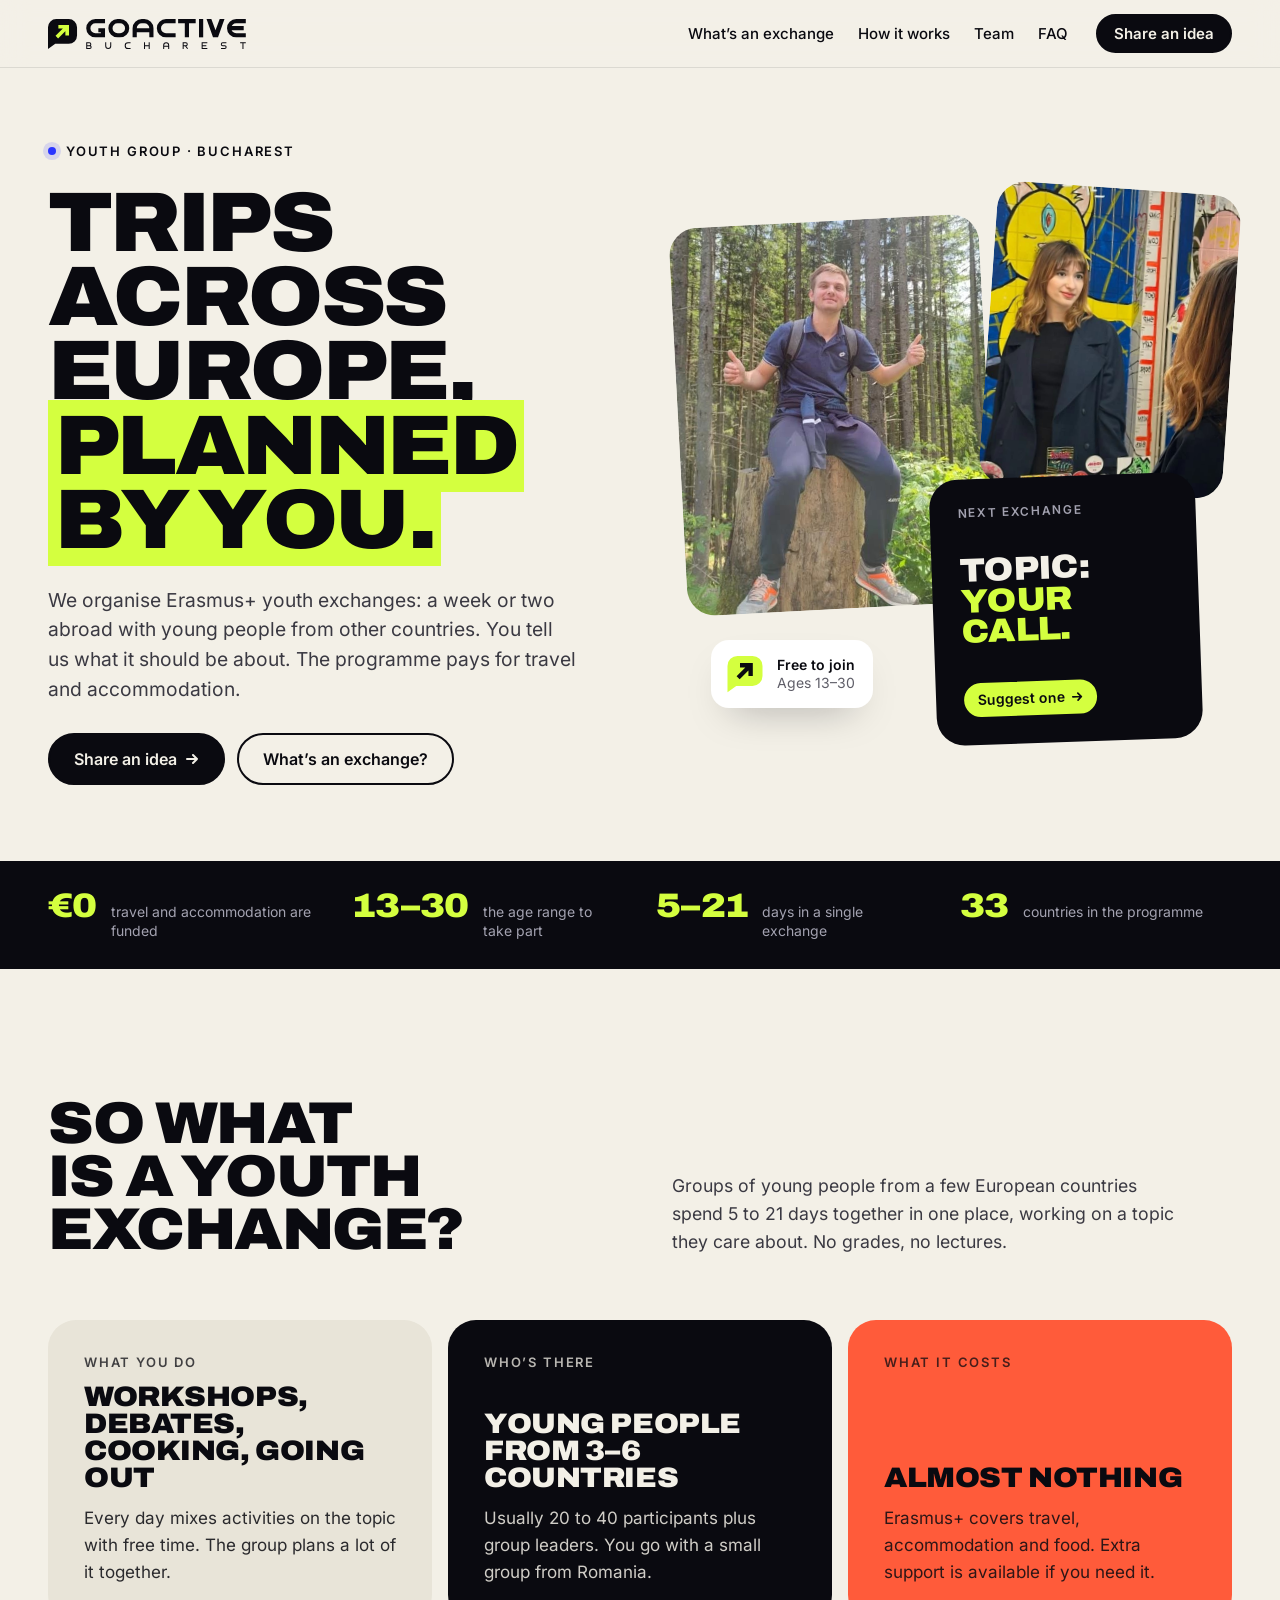
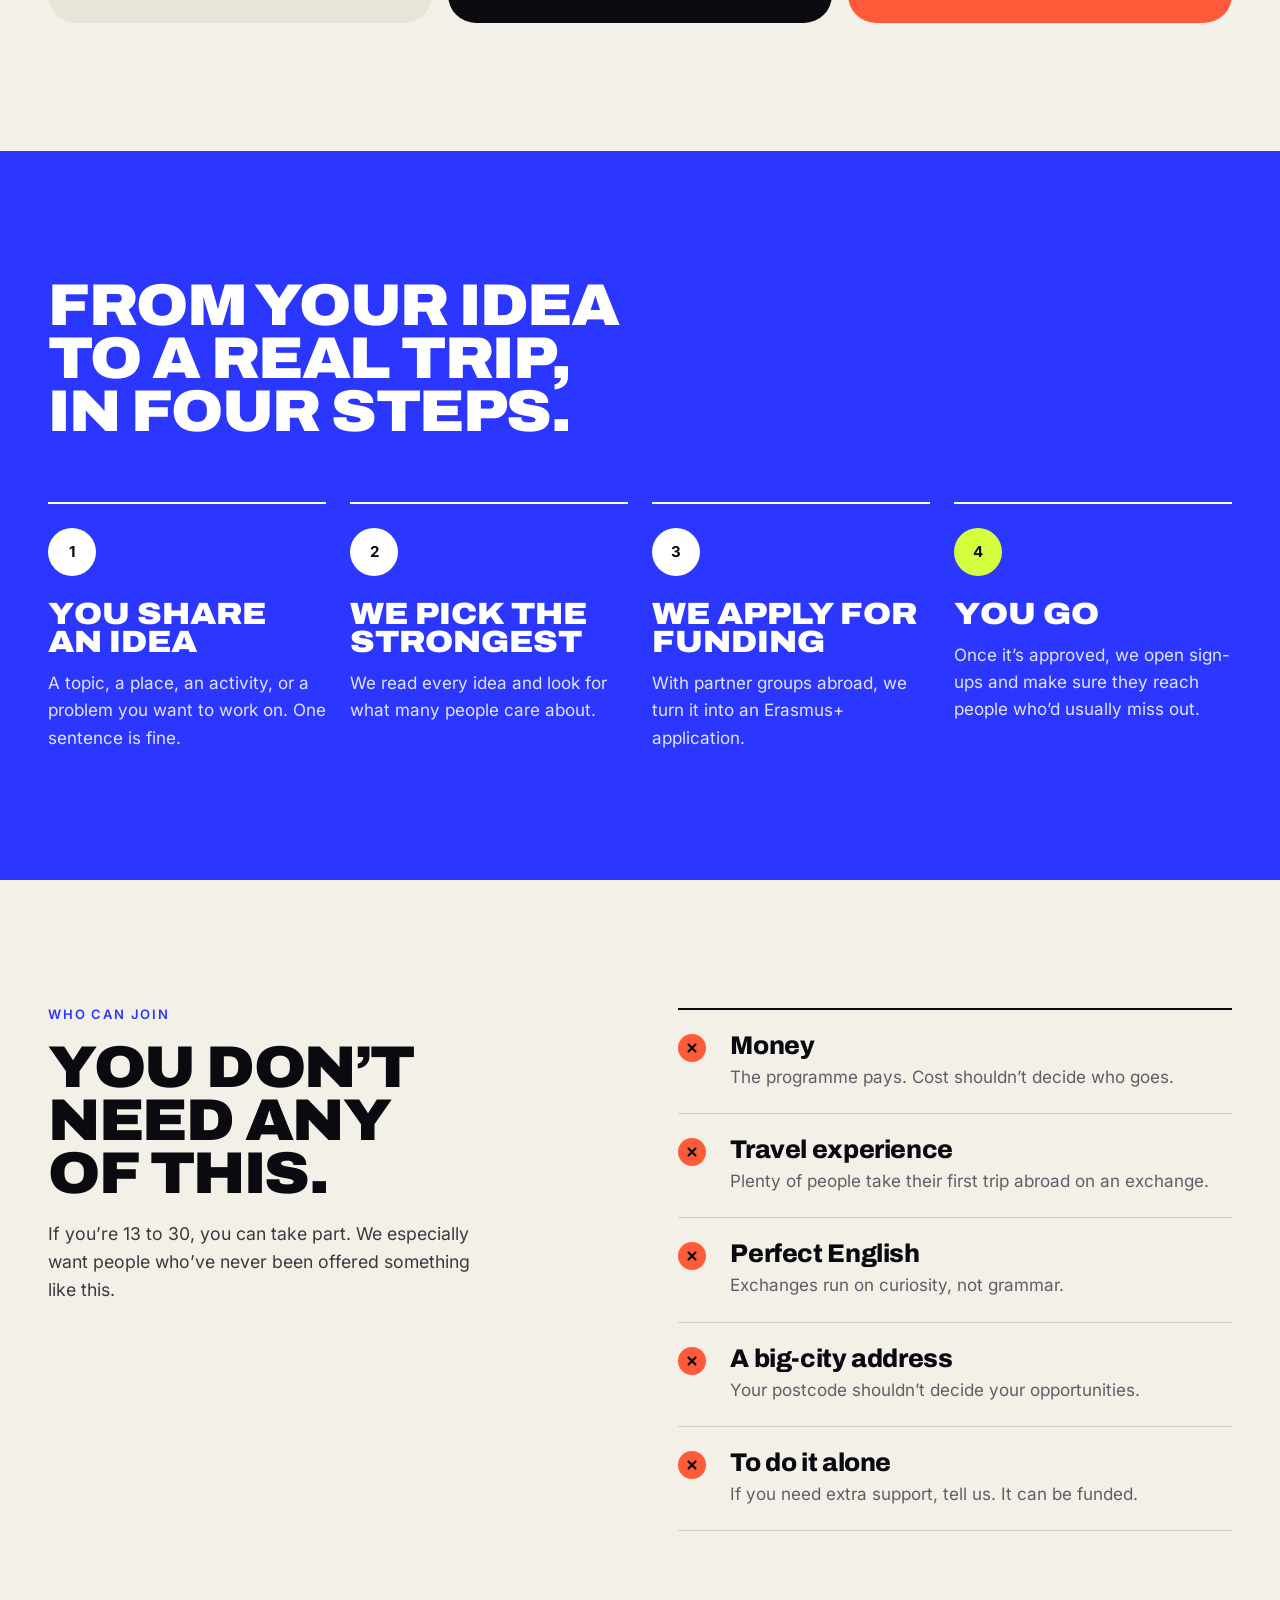
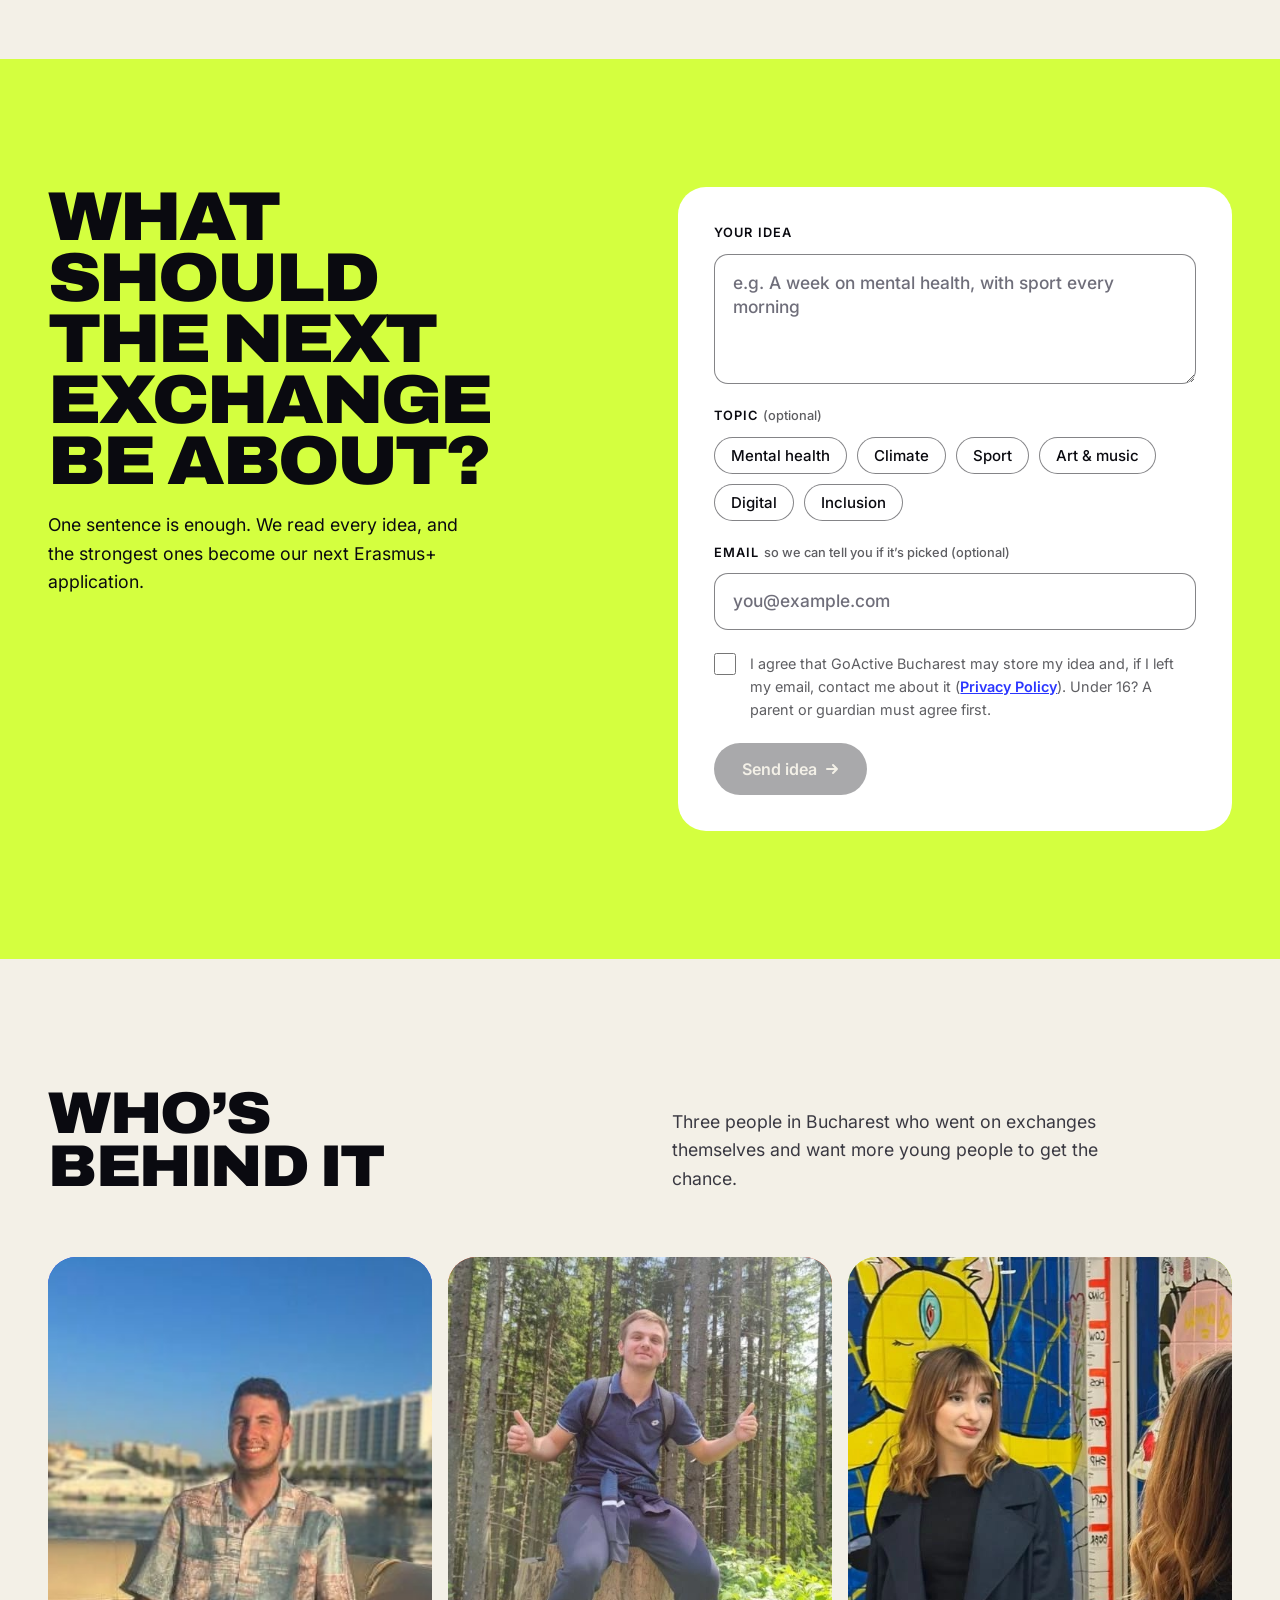
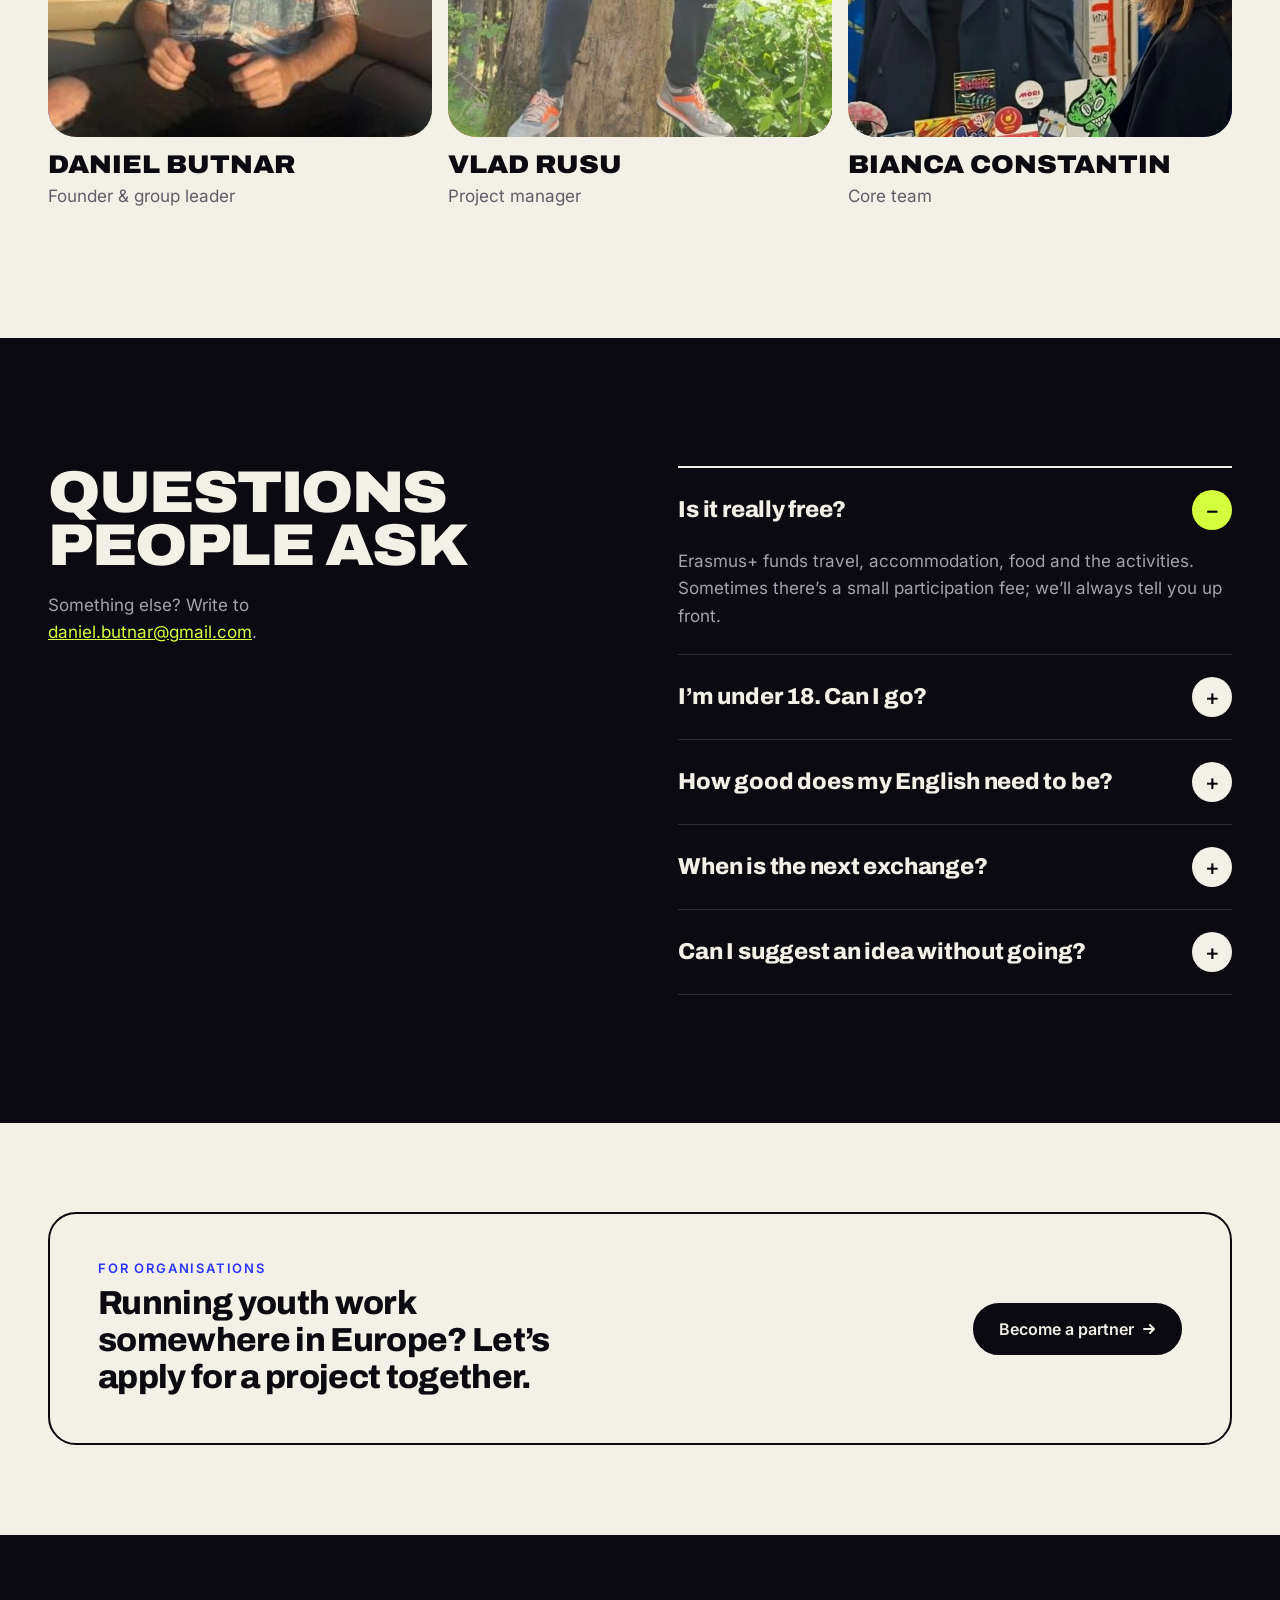
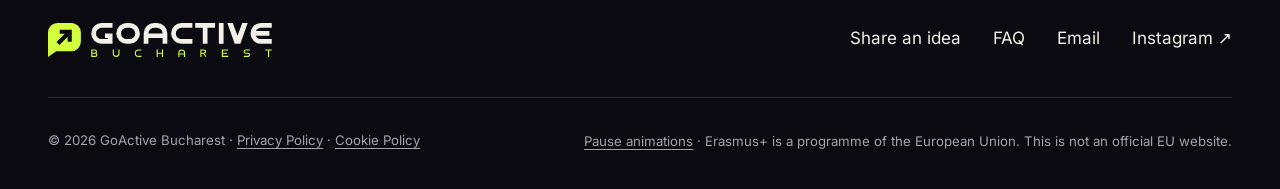
<file: index.html>
<!doctype html>
<html lang="en">
<head>
<meta charset="utf-8">
<meta name="viewport" content="width=device-width, initial-scale=1">
<meta http-equiv="Content-Security-Policy" content="default-src 'self'; script-src 'self' 'sha256-qOhFsq0QMV2REqNwk5hGH5bZE9SkX6gt6yeyKdYPv+U='; style-src 'self' 'unsafe-inline'; img-src 'self' data:; font-src 'self'; connect-src 'self' https://formsubmit.co; form-action https://formsubmit.co; base-uri 'self'; object-src 'none'">
<meta name="referrer" content="strict-origin-when-cross-origin">
<title>GoActive Bucharest — Every voice gets the mic</title>
<meta name="description" content="GoActive Bucharest is an informal youth group building inclusive Erasmus+ youth exchanges shaped by the young people who take part.">
<meta name="theme-color" content="#F3F0E7">
<link rel="canonical" href="https://goactivebucharest.me/">
<meta property="og:type" content="website">
<meta property="og:site_name" content="GoActive Bucharest">
<meta property="og:locale" content="en_GB">
<meta property="og:title" content="GoActive Bucharest — Every voice gets the mic">
<meta property="og:description" content="GoActive Bucharest is an informal youth group building inclusive Erasmus+ youth exchanges shaped by the young people who take part.">
<meta property="og:url" content="https://goactivebucharest.me/">
<meta property="og:image" content="https://goactivebucharest.me/assets/logo/og-image.png">
<meta property="og:image:width" content="1200">
<meta property="og:image:height" content="630">
<meta property="og:image:alt" content="GoActive Bucharest — Every voice gets the mic.">
<meta name="twitter:card" content="summary_large_image">
<script type="application/ld+json">
{
  "@context": "https://schema.org",
  "@graph": [
    {
      "@type": "Organization",
      "@id": "https://goactivebucharest.me/#organization",
      "name": "GoActive Bucharest",
      "alternateName": [
        "GoActive",
        "Go Active Bucharest",
        "goactivebucharest"
      ],
      "url": "https://goactivebucharest.me/",
      "logo": {
        "@type": "ImageObject",
        "url": "https://goactivebucharest.me/assets/logo/icon-512.png",
        "width": 512,
        "height": 512
      },
      "image": "https://goactivebucharest.me/assets/logo/og-image.png",
      "description": "Informal youth group in Bucharest building inclusive Erasmus+ youth exchanges shaped by the young people who take part.",
      "email": "daniel.butnar@gmail.com",
      "address": {
        "@type": "PostalAddress",
        "addressLocality": "Bucharest",
        "addressCountry": "RO"
      },
      "areaServed": "Romania",
      "founder": {
        "@type": "Person",
        "name": "Daniel Butnar",
        "url": "https://goactivebucharest.me/daniel-butnar.html"
      },
      "sameAs": [
        "https://www.instagram.com/goactivebucharest"
      ]
    },
    {
      "@type": "WebSite",
      "@id": "https://goactivebucharest.me/#website",
      "url": "https://goactivebucharest.me/",
      "name": "GoActive Bucharest",
      "alternateName": [
        "goactivebucharest",
        "GoActive"
      ],
      "inLanguage": "en",
      "publisher": {
        "@id": "https://goactivebucharest.me/#organization"
      }
    }
  ]
}
</script>
<link rel="icon" href="assets/logo/icon.svg" type="image/svg+xml">
<link rel="apple-touch-icon" href="assets/logo/apple-touch-icon.png">
<link rel="manifest" href="site.webmanifest">
<link rel="preload" href="assets/fonts/archivo-latin.woff2" as="font" type="font/woff2" crossorigin>
<link rel="stylesheet" href="assets/css/fonts.css">
<link rel="stylesheet" href="assets/css/style.css">
<script>document.documentElement.classList.add("js")</script>
<script src="assets/js/main.js" defer></script>
</head>
<body>
<a class="skip" href="#main">Skip to content</a>

<header class="site-header">
  <div class="wrap header__inner">
    <a class="logo" href="index.html" aria-label="GoActive Bucharest home">
      <img class="logo__img" src="assets/logo/logo-horizontal-light.svg" alt="GoActive Bucharest" width="474" height="72">
    </a>
    <nav class="nav" aria-label="Main">
      <ul class="nav__list">
        <li><a href="#exchange">What’s an exchange</a></li>
        <li><a href="#how">How it works</a></li>
        <li><a href="#team">Team</a></li>
        <li><a href="#faq">FAQ</a></li>
      </ul>
    </nav>
    <a class="btn btn--solid btn--head header__cta" href="#idea">Share an idea</a>
    <button class="burger" type="button" aria-label="Open menu" aria-expanded="false" aria-controls="mobile-menu"><span></span><span></span></button>
  </div>
</header>

<div class="mobile-menu" id="mobile-menu">
  <ul>
    <li><a href="#exchange">What’s an exchange</a></li>
    <li><a href="#how">How it works</a></li>
    <li><a href="#team">Team</a></li>
    <li><a href="#faq">FAQ</a></li>
  </ul>
  <a class="btn" href="#idea">Share an idea <svg class="arrow arrow--r" width="14" height="14" viewBox="0 0 14 14" aria-hidden="true"><path d="M2 7h10M8 3l4 4-4 4" stroke="currentColor" stroke-width="2" fill="none" stroke-linecap="round" stroke-linejoin="round"/></svg></a>
</div>

<main id="main">

  <!-- HERO -->
  <section class="wrap home-hero">
    <div class="home-hero__copy">
      <p class="eyebrow eyebrow--dot">Youth group · Bucharest</p>
      <h1 class="display home-hero__title">Trips across Europe, <span class="mark">planned by you.</span></h1>
      <p class="home-lead">We organise Erasmus+ youth exchanges: a week or two abroad with young people from other countries. You tell us what it should be about. The programme pays for travel and accommodation.</p>
      <div class="home-actions">
        <a class="btn btn--solid" href="#idea">Share an idea <svg class="arrow arrow--r" width="14" height="14" viewBox="0 0 14 14" aria-hidden="true"><path d="M2 7h10M8 3l4 4-4 4" stroke="currentColor" stroke-width="2" fill="none" stroke-linecap="round" stroke-linejoin="round"/></svg></a>
        <a class="btn btn--outline" href="#exchange">What’s an exchange?</a>
      </div>
    </div>
    <div class="collage">
      <div class="collage__photo collage__photo--a"><img src="assets/img/vlad.jpg" alt="Vlad Rusu" width="512" height="640" fetchpriority="high" data-optional-photo></div>
      <div class="collage__photo collage__photo--b"><img src="assets/img/bianca.jpg" alt="Bianca Constantin" width="512" height="640" data-optional-photo></div>
      <div class="collage__card">
        <span class="collage__label">Next exchange</span>
        <p class="collage__topic">Topic: <em>your call.</em></p>
        <a class="btn btn--chip" href="#idea">Suggest one <svg class="arrow arrow--r" width="12" height="12" viewBox="0 0 14 14" aria-hidden="true"><path d="M2 7h10M8 3l4 4-4 4" stroke="currentColor" stroke-width="2" fill="none" stroke-linecap="round" stroke-linejoin="round"/></svg></a>
      </div>
      <div class="collage__chip">
        <img src="assets/logo/icon.svg" alt="" width="40" height="40">
        <p>Free to join<small>Ages 13–30</small></p>
      </div>
    </div>
  </section>

  <!-- FACTS -->
  <section class="strip" aria-label="Key facts">
    <ul class="wrap strip__list">
      <li class="strip__item"><span class="strip__v">€0</span><span class="strip__l">travel and accommodation are funded</span></li>
      <li class="strip__item"><span class="strip__v">13–30</span><span class="strip__l">the age range to take part</span></li>
      <li class="strip__item"><span class="strip__v">5–21</span><span class="strip__l">days in a single exchange</span></li>
      <li class="strip__item"><span class="strip__v">33</span><span class="strip__l">countries in the programme</span></li>
    </ul>
  </section>

  <!-- WHAT'S AN EXCHANGE -->
  <section class="wrap home-sec" id="exchange">
    <div class="home-head">
      <h2 class="display home-h2 reveal">So what is a youth exchange?</h2>
      <p class="home-intro reveal">Groups of young people from a few European countries spend 5 to 21 days together in one place, working on a topic they care about. No grades, no lectures.</p>
    </div>
    <div class="xcards">
      <article class="xcard xcard--paper">
        <p class="eyebrow">What you do</p>
        <h3>Workshops, debates, cooking, going out</h3>
        <p>Every day mixes activities on the topic with free time. The group plans a lot of it together.</p>
      </article>
      <article class="xcard xcard--ink">
        <p class="eyebrow">Who’s there</p>
        <h3>Young people from 3–6 countries</h3>
        <p>Usually 20 to 40 participants plus group leaders. You go with a small group from Romania.</p>
      </article>
      <article class="xcard xcard--coral">
        <p class="eyebrow">What it costs</p>
        <h3>Almost nothing</h3>
        <p>Erasmus+ covers travel, accommodation and food. Extra support is available if you need it.</p>
      </article>
    </div>
  </section>

  <!-- HOW IT WORKS -->
  <section class="section--blue" id="how">
    <div class="wrap home-sec home-sec--band">
      <h2 class="display home-h2 home-h2--narrow reveal">From your idea to a real trip, in four steps.</h2>
      <ol class="path">
        <li><span class="path__n" aria-hidden="true">1</span><h3>You share an idea</h3><p>A topic, a place, an activity, or a problem you want to work on. One sentence is fine.</p></li>
        <li><span class="path__n" aria-hidden="true">2</span><h3>We pick the strongest</h3><p>We read every idea and look for what many people care about.</p></li>
        <li><span class="path__n" aria-hidden="true">3</span><h3>We apply for funding</h3><p>With partner groups abroad, we turn it into an Erasmus+ application.</p></li>
        <li><span class="path__n" aria-hidden="true">4</span><h3>You go</h3><p>Once it’s approved, we open sign-ups and make sure they reach people who’d usually miss out.</p></li>
      </ol>
    </div>
  </section>

  <!-- WHO CAN JOIN -->
  <section class="wrap home-sec home-split">
    <div class="home-col">
      <p class="eyebrow hl-blue">Who can join</p>
      <h2 class="display home-h2 reveal">You don’t need any of this.</h2>
      <p class="home-intro home-intro--40 reveal">If you’re 13 to 30, you can take part. We especially want people who’ve never been offered something like this.</p>
    </div>
    <ul class="nolist">
      <li><span class="nolist__x" aria-hidden="true"><svg width="12" height="12" viewBox="0 0 12 12"><path d="m2.5 2.5 7 7m0-7-7 7" stroke="currentColor" stroke-width="2.2" stroke-linecap="round"/></svg></span><span class="nolist__t">Money</span><span class="nolist__b">The programme pays. Cost shouldn’t decide who goes.</span></li>
      <li><span class="nolist__x" aria-hidden="true"><svg width="12" height="12" viewBox="0 0 12 12"><path d="m2.5 2.5 7 7m0-7-7 7" stroke="currentColor" stroke-width="2.2" stroke-linecap="round"/></svg></span><span class="nolist__t">Travel experience</span><span class="nolist__b">Plenty of people take their first trip abroad on an exchange.</span></li>
      <li><span class="nolist__x" aria-hidden="true"><svg width="12" height="12" viewBox="0 0 12 12"><path d="m2.5 2.5 7 7m0-7-7 7" stroke="currentColor" stroke-width="2.2" stroke-linecap="round"/></svg></span><span class="nolist__t">Perfect English</span><span class="nolist__b">Exchanges run on curiosity, not grammar.</span></li>
      <li><span class="nolist__x" aria-hidden="true"><svg width="12" height="12" viewBox="0 0 12 12"><path d="m2.5 2.5 7 7m0-7-7 7" stroke="currentColor" stroke-width="2.2" stroke-linecap="round"/></svg></span><span class="nolist__t">A big-city address</span><span class="nolist__b">Your postcode shouldn’t decide your opportunities.</span></li>
      <li><span class="nolist__x" aria-hidden="true"><svg width="12" height="12" viewBox="0 0 12 12"><path d="m2.5 2.5 7 7m0-7-7 7" stroke="currentColor" stroke-width="2.2" stroke-linecap="round"/></svg></span><span class="nolist__t">To do it alone</span><span class="nolist__b">If you need extra support, tell us. It can be funded.</span></li>
    </ul>
  </section>

  <!-- SHARE AN IDEA -->
  <section class="section--lime" id="idea">
    <div class="wrap home-sec home-sec--band home-split">
      <div class="home-col">
        <h2 class="display home-h2 home-h2--xl reveal">What should the next exchange be about?</h2>
        <p class="home-intro home-intro--40 reveal">One sentence is enough. We read every idea, and the strongest ones become our next Erasmus+ application.</p>
      </div>
      <div class="form-wrap">
        <form class="idea-card" method="post" action="https://formsubmit.co/daniel.butnar@gmail.com" data-form data-gate data-subject="New idea from the home page — GoActive Bucharest" novalidate>
          <input type="hidden" name="_subject" value="New idea from the home page — GoActive Bucharest">
          <input type="hidden" name="_template" value="table">
          <div class="hp" aria-hidden="true"><label>Leave this field empty <input type="text" name="_honey" tabindex="-1" autocomplete="off"></label></div>
          <div class="field">
            <label for="h-idea">Your idea</label>
            <textarea class="input" id="h-idea" name="Idea" rows="4" required minlength="3" maxlength="2000" placeholder="e.g. A week on mental health, with sport every morning"></textarea>
          </div>
          <fieldset class="group">
            <legend class="group-label">Topic <span class="opt">(optional)</span></legend>
            <div class="choices choices--chips">
              <label class="choice"><input type="checkbox" name="Topics" value="Mental health"><span>Mental health</span></label>
              <label class="choice"><input type="checkbox" name="Topics" value="Climate"><span>Climate</span></label>
              <label class="choice"><input type="checkbox" name="Topics" value="Sport"><span>Sport</span></label>
              <label class="choice"><input type="checkbox" name="Topics" value="Art &amp; music"><span>Art &amp; music</span></label>
              <label class="choice"><input type="checkbox" name="Topics" value="Digital"><span>Digital</span></label>
              <label class="choice"><input type="checkbox" name="Topics" value="Inclusion"><span>Inclusion</span></label>
            </div>
          </fieldset>
          <div class="field">
            <label for="h-email">Email <span class="opt">so we can tell you if it’s picked (optional)</span></label>
            <input class="input" id="h-email" name="Email" type="email" autocomplete="email" placeholder="you@example.com">
          </div>
          <label class="consent"><input type="checkbox" name="Consent" value="Yes" required><span>I agree that GoActive Bucharest may store my idea and, if I left my email, contact me about it (<a href="privacy.html">Privacy Policy</a>). Under 16? A parent or guardian must agree first.</span></label>
          <button class="btn btn--solid" type="submit"><span class="btn__label">Send idea</span> <svg class="arrow arrow--r" width="14" height="14" viewBox="0 0 14 14" aria-hidden="true"><path d="M2 7h10M8 3l4 4-4 4" stroke="currentColor" stroke-width="2" fill="none" stroke-linecap="round" stroke-linejoin="round"/></svg></button>
          <div class="form-status" role="status" aria-live="polite"></div>
        </form>
        <div class="success idea-done" tabindex="-1" hidden>
          <span class="idea-done__icon"><svg width="26" height="26" viewBox="0 0 24 24" aria-hidden="true"><path d="m5 12.5 4.5 4.5L19 7.5" stroke="currentColor" stroke-width="2.6" fill="none" stroke-linecap="round" stroke-linejoin="round"/></svg></span>
          <h3>Got it. Thank you.</h3>
          <p data-echo="Idea"></p>
          <button class="btn btn--outline-light" type="button" data-reset-form>Send another</button>
        </div>
      </div>
    </div>
  </section>

  <!-- TEAM -->
  <section class="wrap home-sec" id="team">
    <div class="home-head">
      <h2 class="display home-h2 reveal">Who’s behind it</h2>
      <p class="home-intro home-intro--44 reveal">Three people in Bucharest who went on exchanges themselves and want more young people to get the chance.</p>
    </div>
    <div class="tcards">
      <a class="tcard" href="daniel-butnar.html">
        <div class="portrait"><span class="portrait__initials" aria-hidden="true">DB</span><img src="assets/img/daniel.jpg" alt="" width="320" height="400" loading="lazy" data-optional-photo></div>
        <div class="tcard__body"><h3 class="tcard__name">Daniel Butnar</h3><span class="tcard__role">Founder &amp; group leader</span></div>
      </a>
      <a class="tcard" href="vlad-rusu.html">
        <div class="portrait portrait--coral"><span class="portrait__initials" aria-hidden="true">VR</span><img src="assets/img/vlad.jpg" alt="" width="512" height="640" loading="lazy" data-optional-photo></div>
        <div class="tcard__body"><h3 class="tcard__name">Vlad Rusu</h3><span class="tcard__role">Project manager</span></div>
      </a>
      <a class="tcard" href="bianca-constantin.html">
        <div class="portrait portrait--lime"><span class="portrait__initials" aria-hidden="true">BC</span><img src="assets/img/bianca.jpg" alt="" width="512" height="640" loading="lazy" data-optional-photo></div>
        <div class="tcard__body"><h3 class="tcard__name">Bianca Constantin</h3><span class="tcard__role">Core team</span></div>
      </a>
    </div>
  </section>

  <!-- FAQ -->
  <section class="section--ink" id="faq">
    <div class="wrap home-sec home-sec--band home-split home-split--faq">
      <div class="home-col">
        <h2 class="display home-h2 reveal">Questions people ask</h2>
        <p class="faq-note reveal">Something else? Write to <a href="mailto:daniel.butnar@gmail.com">daniel.butnar@gmail.com</a>.</p>
      </div>
      <div class="faq faq--band">
        <details open>
          <summary>Is it really free?</summary>
          <p>Erasmus+ funds travel, accommodation, food and the activities. Sometimes there’s a small participation fee; we’ll always tell you up front.</p>
        </details>
        <details>
          <summary>I’m under 18. Can I go?</summary>
          <p>Yes, from 13. You’ll need a parent or guardian’s consent, and group leaders travel with you.</p>
        </details>
        <details>
          <summary>How good does my English need to be?</summary>
          <p>Good enough to chat. Nobody is testing you, and people help each other.</p>
        </details>
        <details>
          <summary>When is the next exchange?</summary>
          <p>We’re building it now from the ideas people send in. Follow us on Instagram to hear when sign-ups open.</p>
        </details>
        <details>
          <summary>Can I suggest an idea without going?</summary>
          <p>Of course. Every idea helps us understand what young people want.</p>
        </details>
      </div>
    </div>
  </section>

  <!-- PARTNERS -->
  <section class="wrap home-sec home-sec--tight">
    <div class="partner-box">
      <div class="partner-box__text">
        <p class="eyebrow hl-blue">For organisations</p>
        <p class="partner-box__line">Running youth work somewhere in Europe? Let’s apply for a project together.</p>
      </div>
      <a class="btn btn--solid" href="contact.html#partner">Become a partner <svg class="arrow arrow--r" width="14" height="14" viewBox="0 0 14 14" aria-hidden="true"><path d="M2 7h10M8 3l4 4-4 4" stroke="currentColor" stroke-width="2" fill="none" stroke-linecap="round" stroke-linejoin="round"/></svg></a>
    </div>
  </section>

</main>

<footer class="site-footer">
  <div class="wrap footer__inner">
    <div class="footer__top">
      <img class="footer__logo" src="assets/logo/logo-horizontal-dark.svg" alt="GoActive Bucharest" width="474" height="72" loading="lazy">
      <ul class="footer__links">
        <li><a href="#idea">Share an idea</a></li>
        <li><a href="#faq">FAQ</a></li>
        <li><a href="mailto:daniel.butnar@gmail.com">Email</a></li>
        <li><a href="https://www.instagram.com/goactivebucharest" target="_blank" rel="noopener">Instagram ↗</a></li>
      </ul>
    </div>
    <div class="footer__bottom">
      <span>© <span data-year>2026</span> GoActive Bucharest · <a href="privacy.html">Privacy Policy</a> · <a href="cookies.html">Cookie Policy</a></span>
      <span><button class="motion-toggle" type="button" data-motion-toggle aria-pressed="false">Pause animations</button> · Erasmus+ is a programme of the European Union. This is not an official EU website.</span>
    </div>
  </div>
</footer>
</body>
</html>
</file>
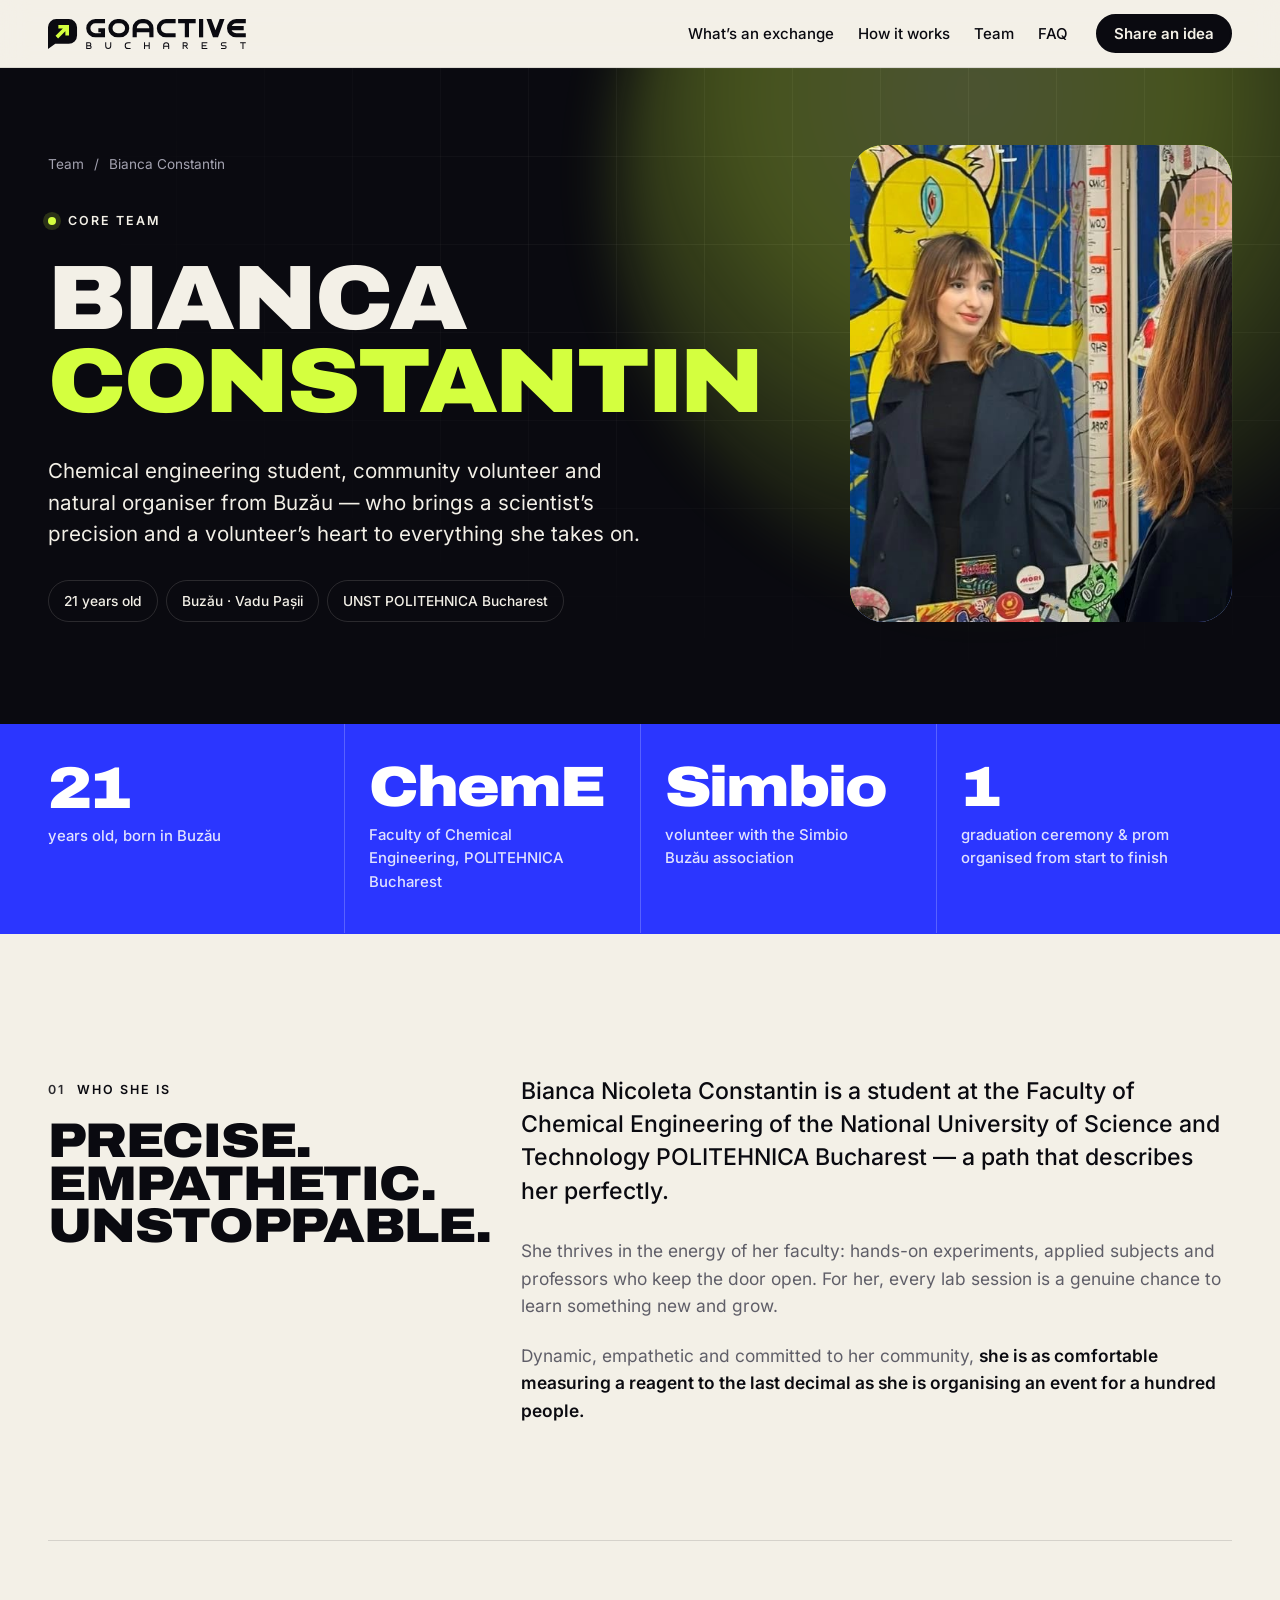
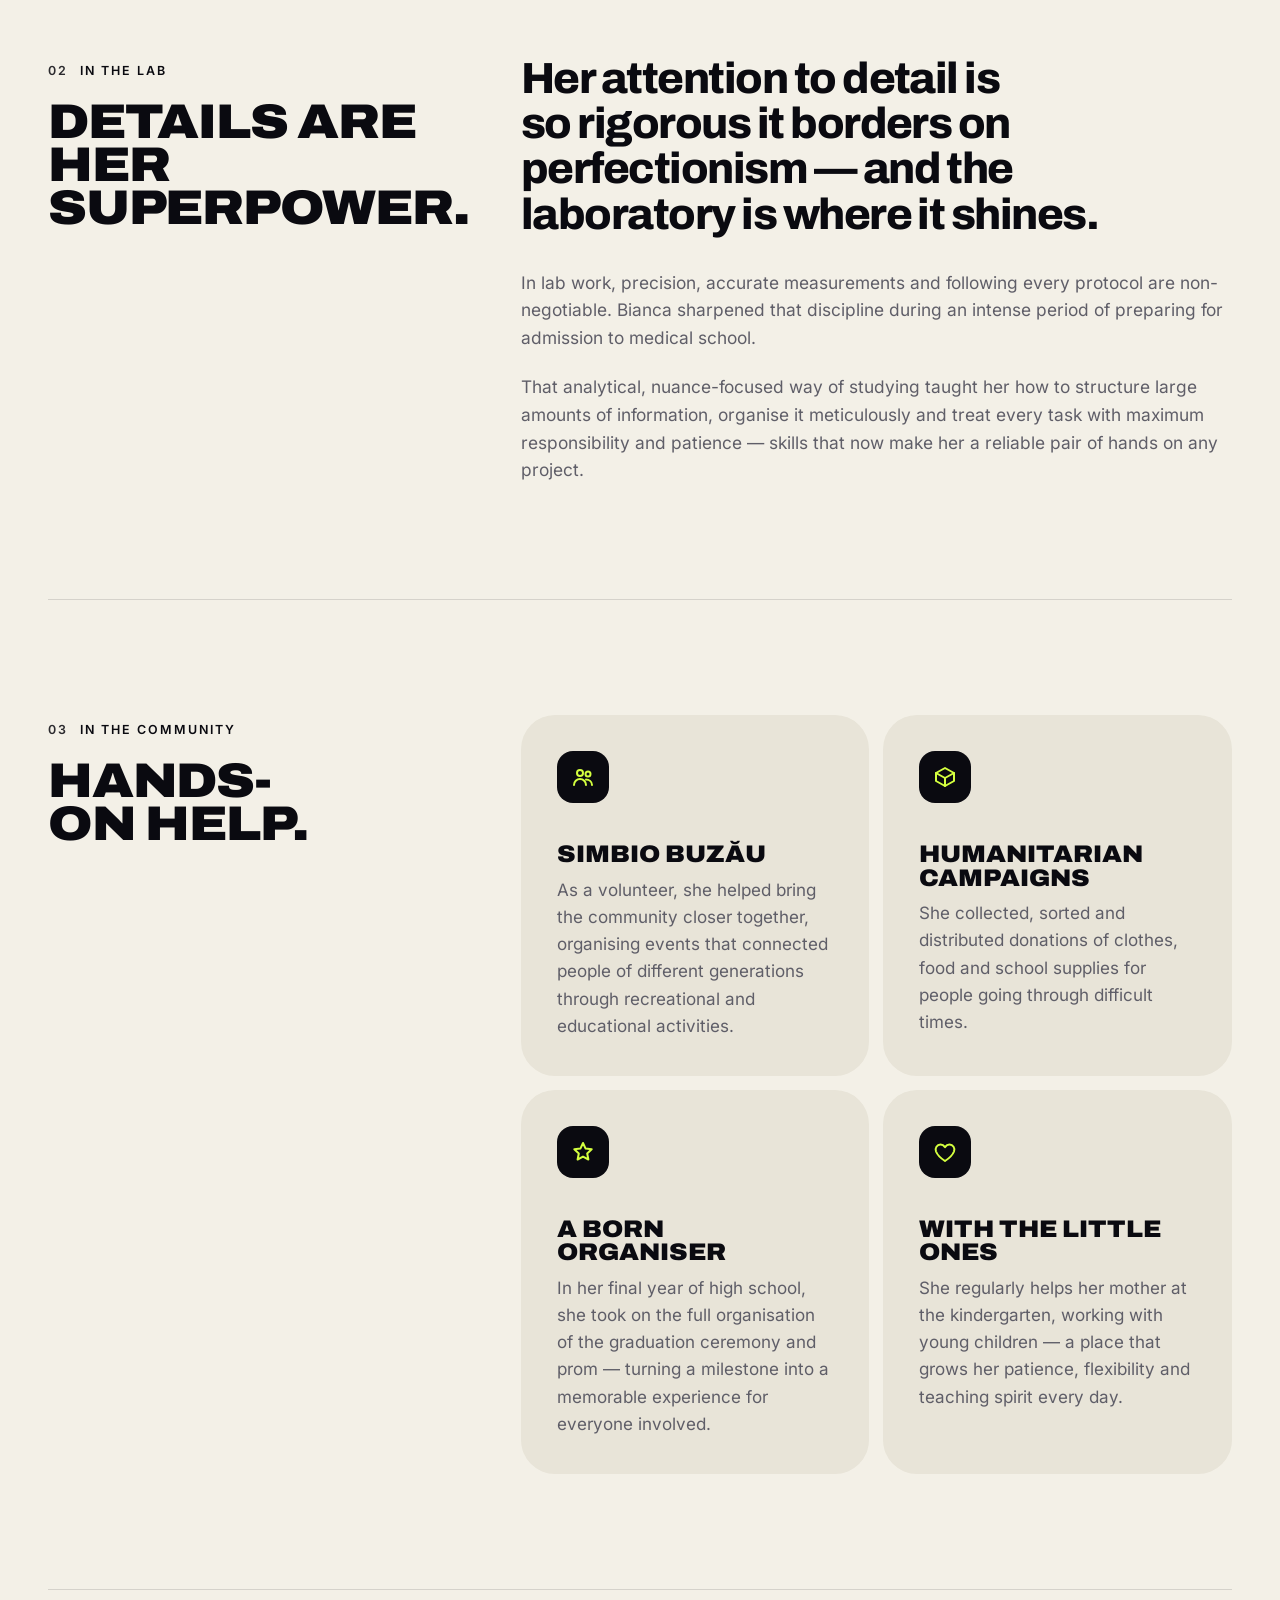
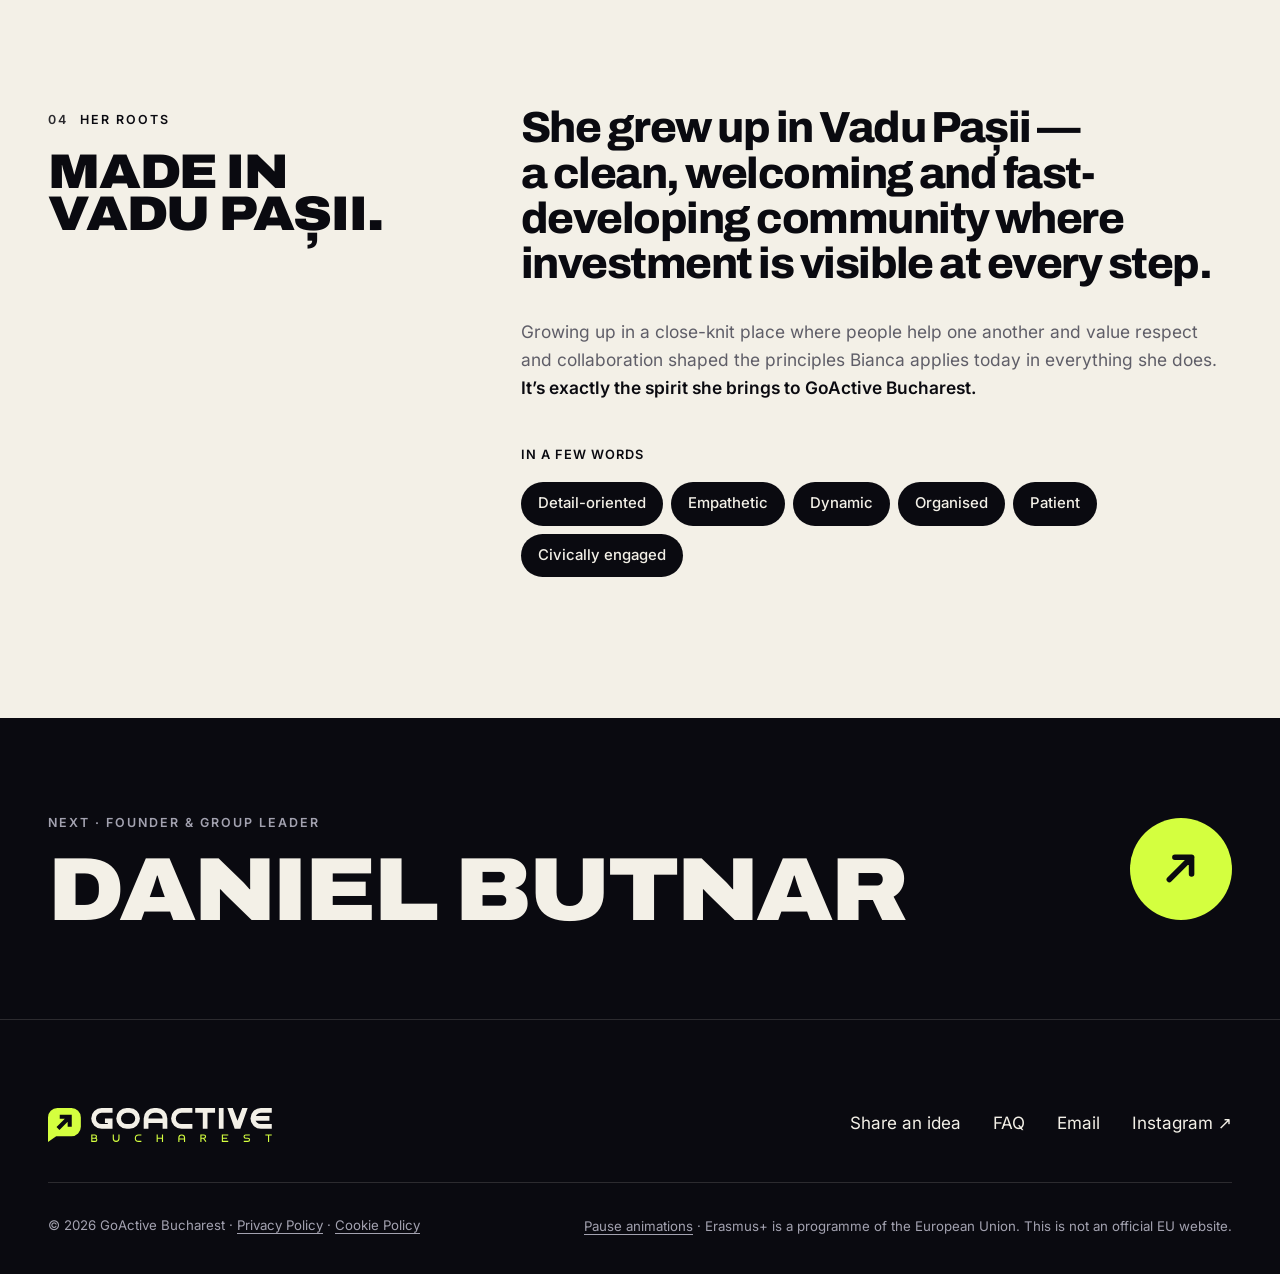
<file: bianca-constantin.html>
<!doctype html>
<html lang="en">
<head>
<meta charset="utf-8">
<meta name="viewport" content="width=device-width, initial-scale=1">
<meta http-equiv="Content-Security-Policy" content="default-src 'self'; script-src 'self' 'sha256-qOhFsq0QMV2REqNwk5hGH5bZE9SkX6gt6yeyKdYPv+U='; style-src 'self' 'unsafe-inline'; img-src 'self' data:; font-src 'self'; connect-src 'self' https://formsubmit.co; form-action https://formsubmit.co; base-uri 'self'; object-src 'none'">
<meta name="referrer" content="strict-origin-when-cross-origin">
<title>Bianca Constantin — Core Team — GoActive Bucharest</title>
<meta name="description" content="Bianca Constantin is a chemical engineering student at POLITEHNICA Bucharest, community volunteer and core team member of GoActive Bucharest.">
<meta name="theme-color" content="#F3F0E7">
<link rel="canonical" href="https://goactivebucharest.me/bianca-constantin.html">
<meta property="og:type" content="website">
<meta property="og:site_name" content="GoActive Bucharest">
<meta property="og:locale" content="en_GB">
<meta property="og:title" content="Bianca Constantin — Core Team — GoActive Bucharest">
<meta property="og:description" content="Bianca Constantin is a chemical engineering student at POLITEHNICA Bucharest, community volunteer and core team member of GoActive Bucharest.">
<meta property="og:url" content="https://goactivebucharest.me/bianca-constantin.html">
<meta property="og:image" content="https://goactivebucharest.me/assets/logo/og-image.png">
<meta property="og:image:width" content="1200">
<meta property="og:image:height" content="630">
<meta property="og:image:alt" content="GoActive Bucharest — Every voice gets the mic.">
<meta name="twitter:card" content="summary_large_image">
<link rel="icon" href="assets/logo/icon.svg" type="image/svg+xml">
<link rel="apple-touch-icon" href="assets/logo/apple-touch-icon.png">
<link rel="manifest" href="site.webmanifest">
<link rel="preload" href="assets/fonts/archivo-latin.woff2" as="font" type="font/woff2" crossorigin>
<link rel="stylesheet" href="assets/css/fonts.css">
<link rel="stylesheet" href="assets/css/style.css">
<script>document.documentElement.classList.add("js")</script>
<script src="assets/js/main.js" defer></script>
</head>
<body>
<a class="skip" href="#main">Skip to content</a>

<header class="site-header">
  <div class="wrap header__inner">
    <a class="logo" href="index.html" aria-label="GoActive Bucharest home">
      <img class="logo__img" src="assets/logo/logo-horizontal-light.svg" alt="GoActive Bucharest" width="474" height="72">
    </a>
    <nav class="nav" aria-label="Main">
      <ul class="nav__list">
        <li><a href="index.html#exchange">What’s an exchange</a></li>
        <li><a href="index.html#how">How it works</a></li>
        <li><a href="index.html#team">Team</a></li>
        <li><a href="index.html#faq">FAQ</a></li>
      </ul>
    </nav>
    <a class="btn btn--solid btn--head header__cta" href="index.html#idea">Share an idea</a>
    <button class="burger" type="button" aria-label="Open menu" aria-expanded="false" aria-controls="mobile-menu"><span></span><span></span></button>
  </div>
</header>

<div class="mobile-menu" id="mobile-menu">
  <ul>
    <li><a href="index.html#exchange">What’s an exchange</a></li>
    <li><a href="index.html#how">How it works</a></li>
    <li><a href="index.html#team">Team</a></li>
    <li><a href="index.html#faq">FAQ</a></li>
  </ul>
  <a class="btn" href="index.html#idea">Share an idea <svg class="arrow arrow--r" width="14" height="14" viewBox="0 0 14 14" aria-hidden="true"><path d="M2 7h10M8 3l4 4-4 4" stroke="currentColor" stroke-width="2" fill="none" stroke-linecap="round" stroke-linejoin="round"/></svg></a>
</div>

<main id="main">

  <section class="profile-hero">
    <div class="orb" aria-hidden="true" style="background:radial-gradient(circle at 40% 40%, #E6FF8A 0%, var(--lime) 30%, rgba(212,255,63,0) 70%);opacity:.3"></div>
    <div class="wrap profile-hero__grid">
      <div>
        <p class="crumbs"><a href="index.html#team">Team</a><span aria-hidden="true">/</span><span>Bianca Constantin</span></p>
        <p class="kicker">Core Team</p>
        <h1 class="display hero__title">
          <span class="line"><span style="--i:0">Bianca</span></span>
          <span class="line"><span style="--i:1" class="hl">Constantin</span></span>
        </h1>
        <p class="lead">Chemical engineering student, community volunteer and natural organiser from Buzău — who brings a scientist’s precision and a volunteer’s heart to everything she takes on.</p>
        <div class="tags">
          <span class="tag">21 years old</span>
          <span class="tag">Buzău · Vadu Pașii</span>
          <span class="tag">UNST POLITEHNICA Bucharest</span>
        </div>
      </div>
      <div class="portrait portrait--lime reveal"><span class="portrait__tag">GoActive · Core team</span><span class="portrait__initials" aria-hidden="true">BC</span><img src="assets/img/bianca.jpg" alt="Portrait of Bianca Constantin" width="512" height="640" data-optional-photo></div>
    </div>
  </section>

  <section class="section--blue">
    <div class="wrap facts">
      <div class="fact"><span class="fact__v"><span data-count="21">21</span></span><span class="fact__l">years old, born in Buzău</span></div>
      <div class="fact"><span class="fact__v">ChemE</span><span class="fact__l">Faculty of Chemical Engineering, POLITEHNICA Bucharest</span></div>
      <div class="fact"><span class="fact__v">Simbio</span><span class="fact__l">volunteer with the Simbio Buzău association</span></div>
      <div class="fact"><span class="fact__v"><span data-count="1">1</span></span><span class="fact__l">graduation ceremony &amp; prom organised from start to finish</span></div>
    </div>
  </section>

  <section class="section section--paper">
    <div class="wrap">

      <div class="split">
        <div class="split__aside">
          <p class="label"><span class="n">01</span> Who she is</p>
          <h2 class="display">Precise. Empathetic. Unstoppable.</h2>
        </div>
        <div class="prose reveal">
          <p class="big">Bianca Nicoleta Constantin is a student at the Faculty of Chemical Engineering of the National University of Science and Technology POLITEHNICA Bucharest — a path that describes her perfectly.</p>
          <p>She thrives in the energy of her faculty: hands-on experiments, applied subjects and professors who keep the door open. For her, every lab session is a genuine chance to learn something new and grow.</p>
          <p>Dynamic, empathetic and committed to her community, <strong>she is as comfortable measuring a reagent to the last decimal as she is organising an event for a hundred people.</strong></p>
        </div>
      </div>

      <div class="split">
        <div class="split__aside">
          <p class="label"><span class="n">02</span> In the lab</p>
          <h2 class="display">Details are her superpower.</h2>
        </div>
        <div class="reveal">
          <p class="pull">Her attention to detail is so rigorous it borders on perfectionism — and the laboratory is where it shines.</p>
          <div class="prose" style="margin-top:32px">
            <p>In lab work, precision, accurate measurements and following every protocol are non-negotiable. Bianca sharpened that discipline during an intense period of preparing for admission to medical school.</p>
            <p>That analytical, nuance-focused way of studying taught her how to structure large amounts of information, organise it meticulously and treat every task with maximum responsibility and patience — skills that now make her a reliable pair of hands on any project.</p>
          </div>
        </div>
      </div>

      <div class="split">
        <div class="split__aside">
          <p class="label"><span class="n">03</span> In the community</p>
          <h2 class="display">Hands-on help.</h2>
        </div>
        <div class="reveal">
          <div class="feature-cards">
            <article class="feature">
              <span class="feature__icon"><svg width="24" height="24" viewBox="0 0 24 24" fill="none" stroke="currentColor" stroke-width="2" stroke-linecap="round" stroke-linejoin="round" aria-hidden="true"><circle cx="9" cy="8" r="3"/><circle cx="17" cy="9" r="2.5"/><path d="M3 20c0-3.3 2.7-6 6-6s6 2.7 6 6M15 14.5c3 0 6 2 6 5.5"/></svg></span>
              <h3>Simbio Buzău</h3>
              <p>As a volunteer, she helped bring the community closer together, organising events that connected people of different generations through recreational and educational activities.</p>
            </article>
            <article class="feature">
              <span class="feature__icon"><svg width="24" height="24" viewBox="0 0 24 24" fill="none" stroke="currentColor" stroke-width="2" stroke-linecap="round" stroke-linejoin="round" aria-hidden="true"><path d="M3 8l9-5 9 5v8l-9 5-9-5z"/><path d="M3 8l9 5 9-5M12 13v8"/></svg></span>
              <h3>Humanitarian campaigns</h3>
              <p>She collected, sorted and distributed donations of clothes, food and school supplies for people going through difficult times.</p>
            </article>
            <article class="feature">
              <span class="feature__icon"><svg width="24" height="24" viewBox="0 0 24 24" fill="none" stroke="currentColor" stroke-width="2" stroke-linecap="round" stroke-linejoin="round" aria-hidden="true"><path d="M12 3l2.6 5.6 6.1.7-4.5 4.2 1.2 6L12 16.6 6.6 19.5l1.2-6L3.3 9.3l6.1-.7z"/></svg></span>
              <h3>A born organiser</h3>
              <p>In her final year of high school, she took on the full organisation of the graduation ceremony and prom — turning a milestone into a memorable experience for everyone involved.</p>
            </article>
            <article class="feature">
              <span class="feature__icon"><svg width="24" height="24" viewBox="0 0 24 24" fill="none" stroke="currentColor" stroke-width="2" stroke-linecap="round" stroke-linejoin="round" aria-hidden="true"><path d="M12 21s-7-4.5-9-9.5C1.7 8 4 4.5 7.5 4.5c2 0 3.5 1.2 4.5 2.6 1-1.4 2.5-2.6 4.5-2.6C20 4.5 22.3 8 21 11.5 19 16.5 12 21 12 21z"/></svg></span>
              <h3>With the little ones</h3>
              <p>She regularly helps her mother at the kindergarten, working with young children — a place that grows her patience, flexibility and teaching spirit every day.</p>
            </article>
          </div>
        </div>
      </div>

      <div class="split">
        <div class="split__aside">
          <p class="label"><span class="n">04</span> Her roots</p>
          <h2 class="display">Made in Vadu Pașii.</h2>
        </div>
        <div class="reveal">
          <p class="pull">She grew up in Vadu Pașii — a clean, welcoming and fast-developing community where investment is visible at every step.</p>
          <div class="prose" style="margin-top:32px">
            <p>Growing up in a close-knit place where people help one another and value respect and collaboration shaped the principles Bianca applies today in everything she does. <strong>It’s exactly the spirit she brings to GoActive Bucharest.</strong></p>
          </div>
          <h3 class="group-label" style="margin:44px 0 16px">In a few words</h3>
          <div class="chips">
            <span class="chip">Detail-oriented</span>
            <span class="chip">Empathetic</span>
            <span class="chip">Dynamic</span>
            <span class="chip">Organised</span>
            <span class="chip">Patient</span>
            <span class="chip">Civically engaged</span>
          </div>
        </div>
      </div>

    </div>
  </section>

  <section class="section--ink">
    <div class="wrap">
      <a class="next" href="daniel-butnar.html">
        <div><p class="label">Next · Founder &amp; Group Leader</p><p class="display">Daniel Butnar</p></div>
        <span class="next__arrow" aria-hidden="true"><svg viewBox="0 0 14 14"><path d="M3 11 11 3M5 3h6v6" stroke="currentColor" stroke-width="2" fill="none" stroke-linecap="round" stroke-linejoin="round"/></svg></span>
      </a>
    </div>
  </section>

</main>

<footer class="site-footer" style="border-top:1px solid var(--line-d)">
  <div class="wrap footer__inner">
    <div class="footer__top">
      <img class="footer__logo" src="assets/logo/logo-horizontal-dark.svg" alt="GoActive Bucharest" width="474" height="72" loading="lazy">
      <ul class="footer__links">
        <li><a href="index.html#idea">Share an idea</a></li>
        <li><a href="index.html#faq">FAQ</a></li>
        <li><a href="mailto:daniel.butnar@gmail.com">Email</a></li>
        <li><a href="https://www.instagram.com/goactivebucharest" target="_blank" rel="noopener">Instagram ↗</a></li>
      </ul>
    </div>
    <div class="footer__bottom">
      <span>© <span data-year>2026</span> GoActive Bucharest · <a href="privacy.html">Privacy Policy</a> · <a href="cookies.html">Cookie Policy</a></span>
      <span><button class="motion-toggle" type="button" data-motion-toggle aria-pressed="false">Pause animations</button> · Erasmus+ is a programme of the European Union. This is not an official EU website.</span>
    </div>
  </div>
</footer>
</body>
</html>
</file>
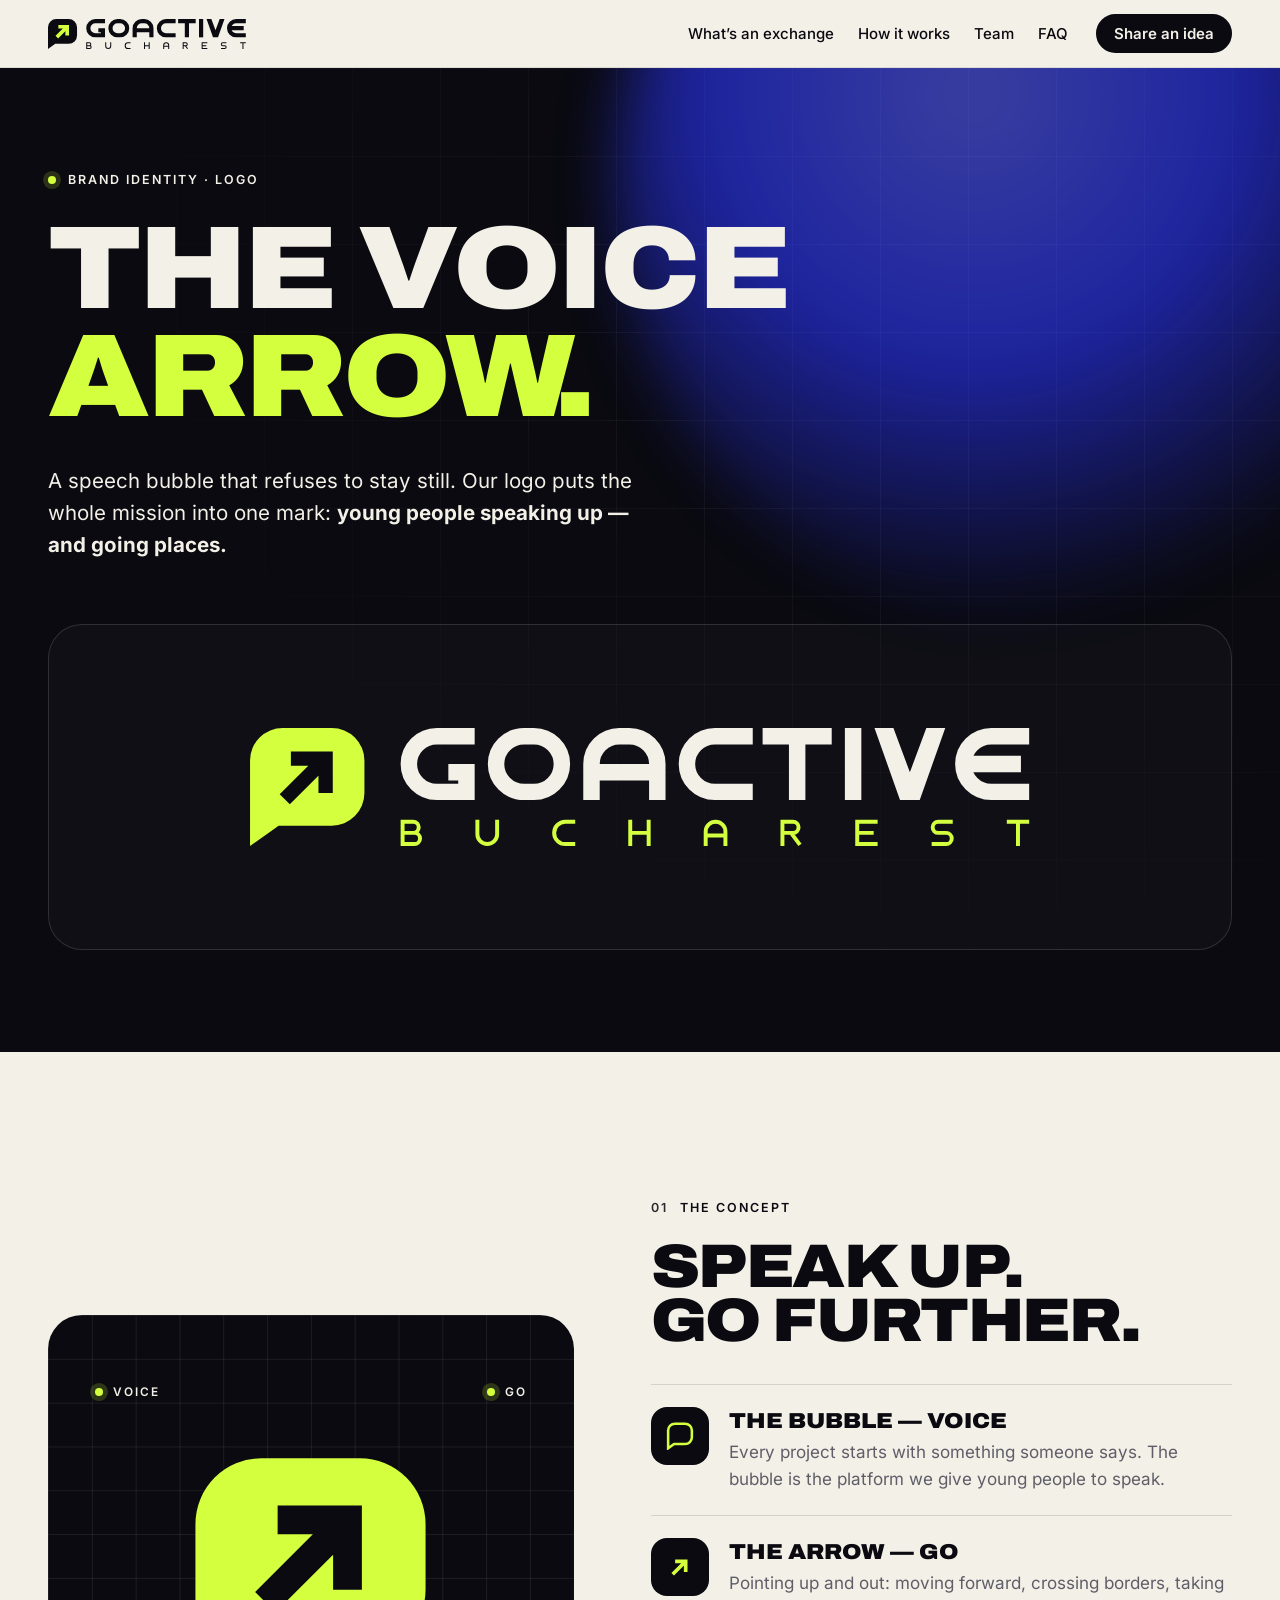
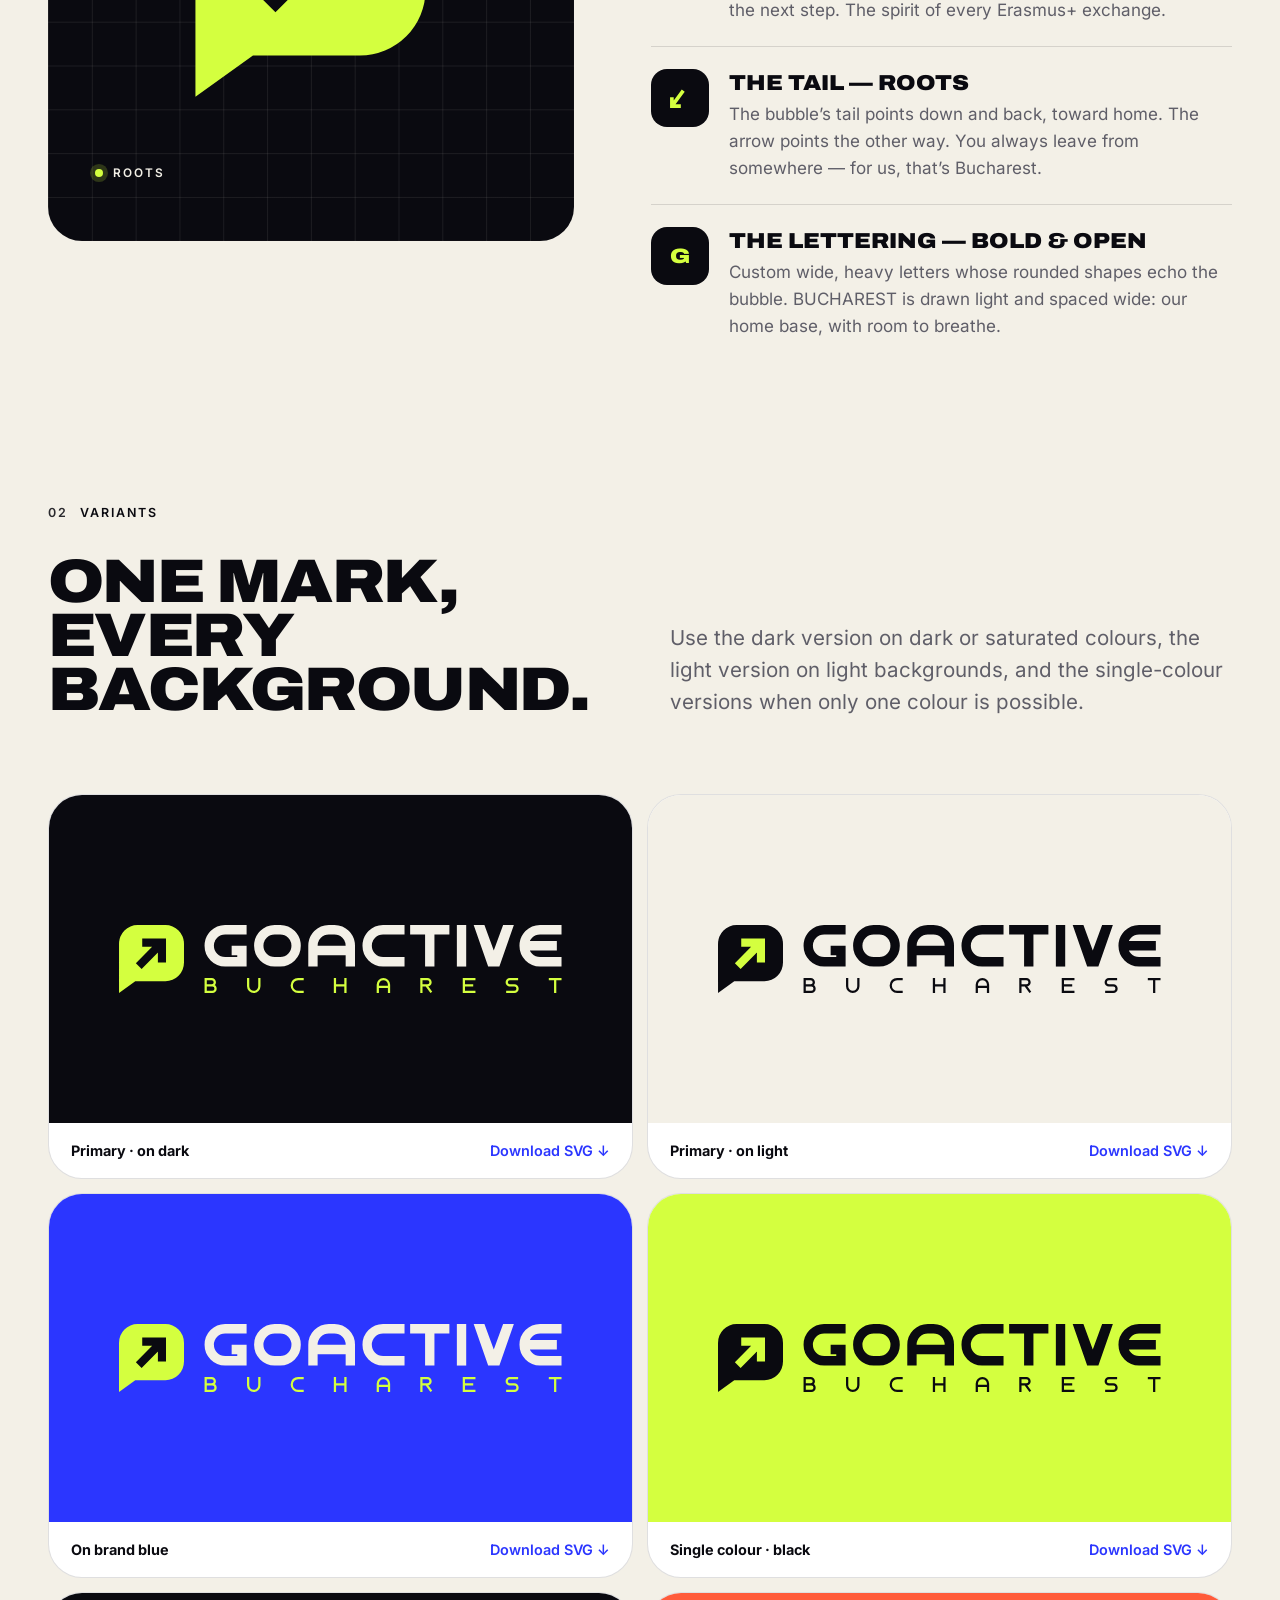
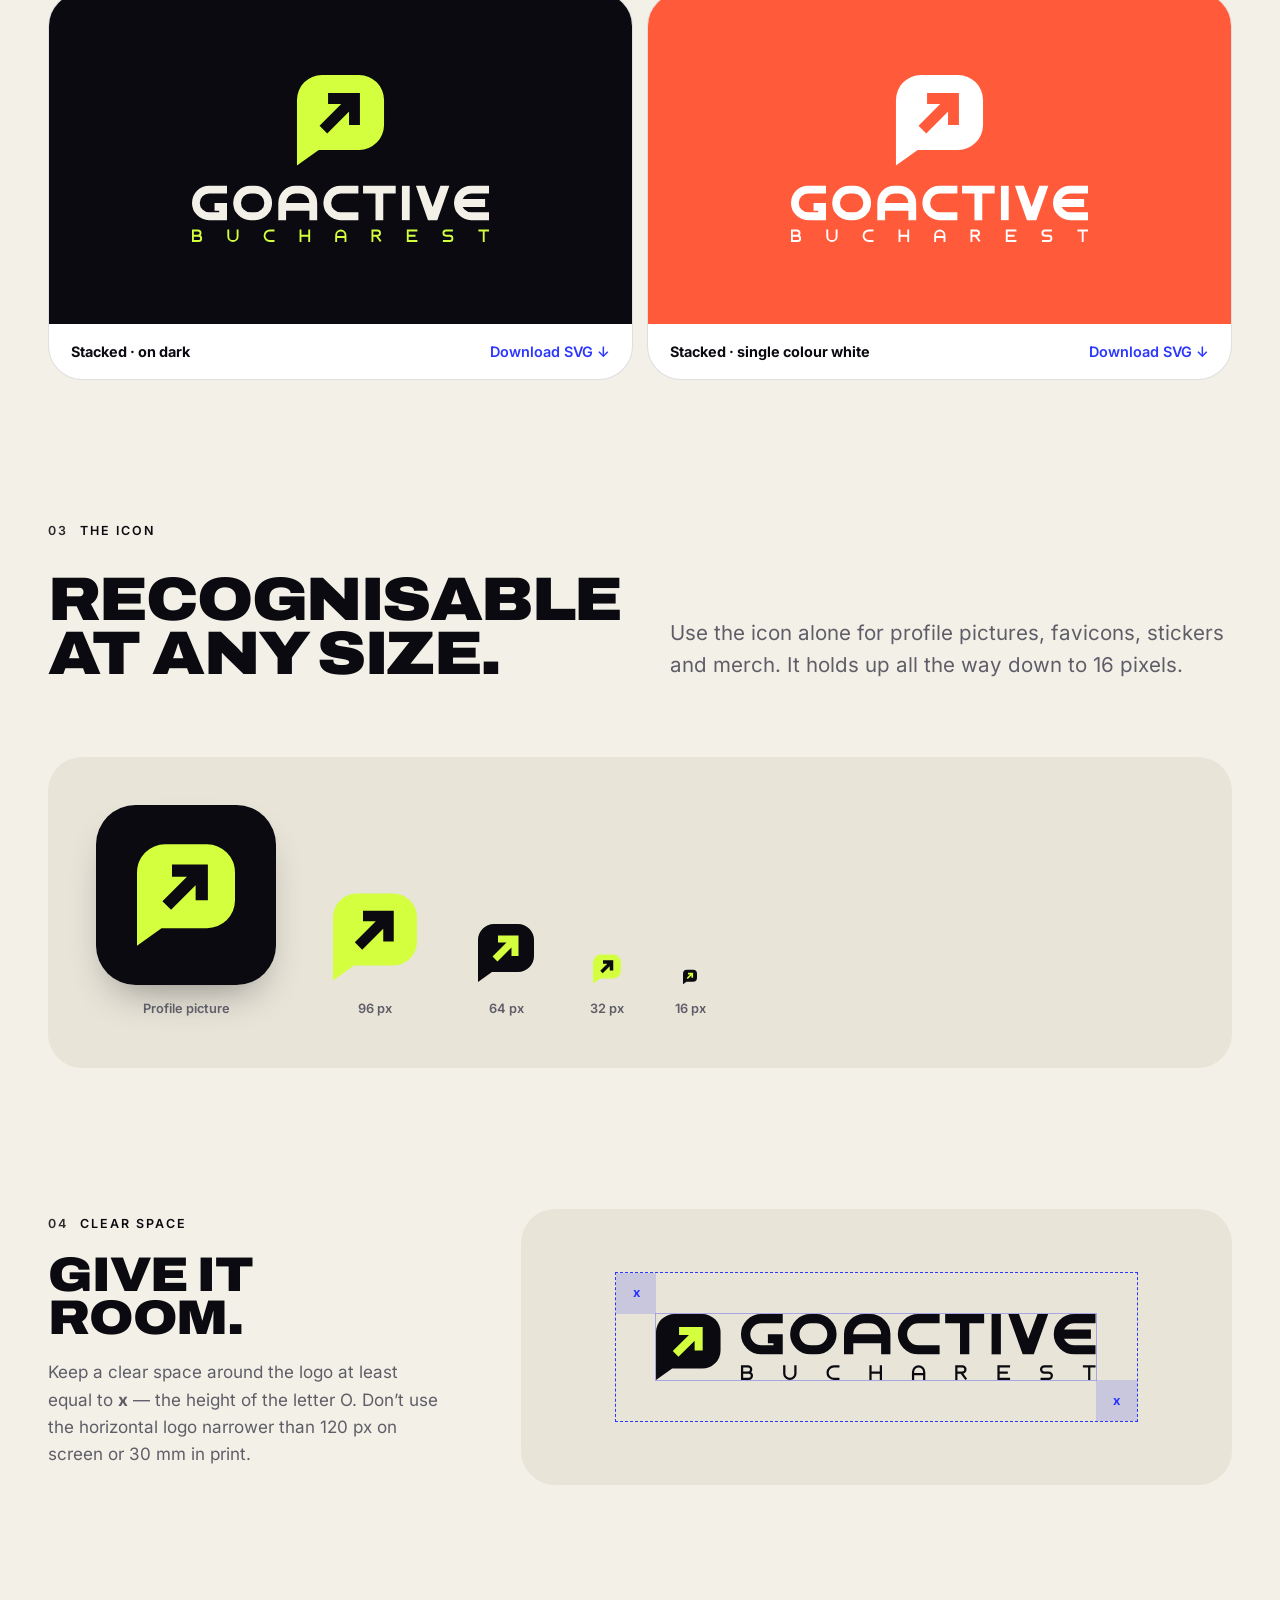
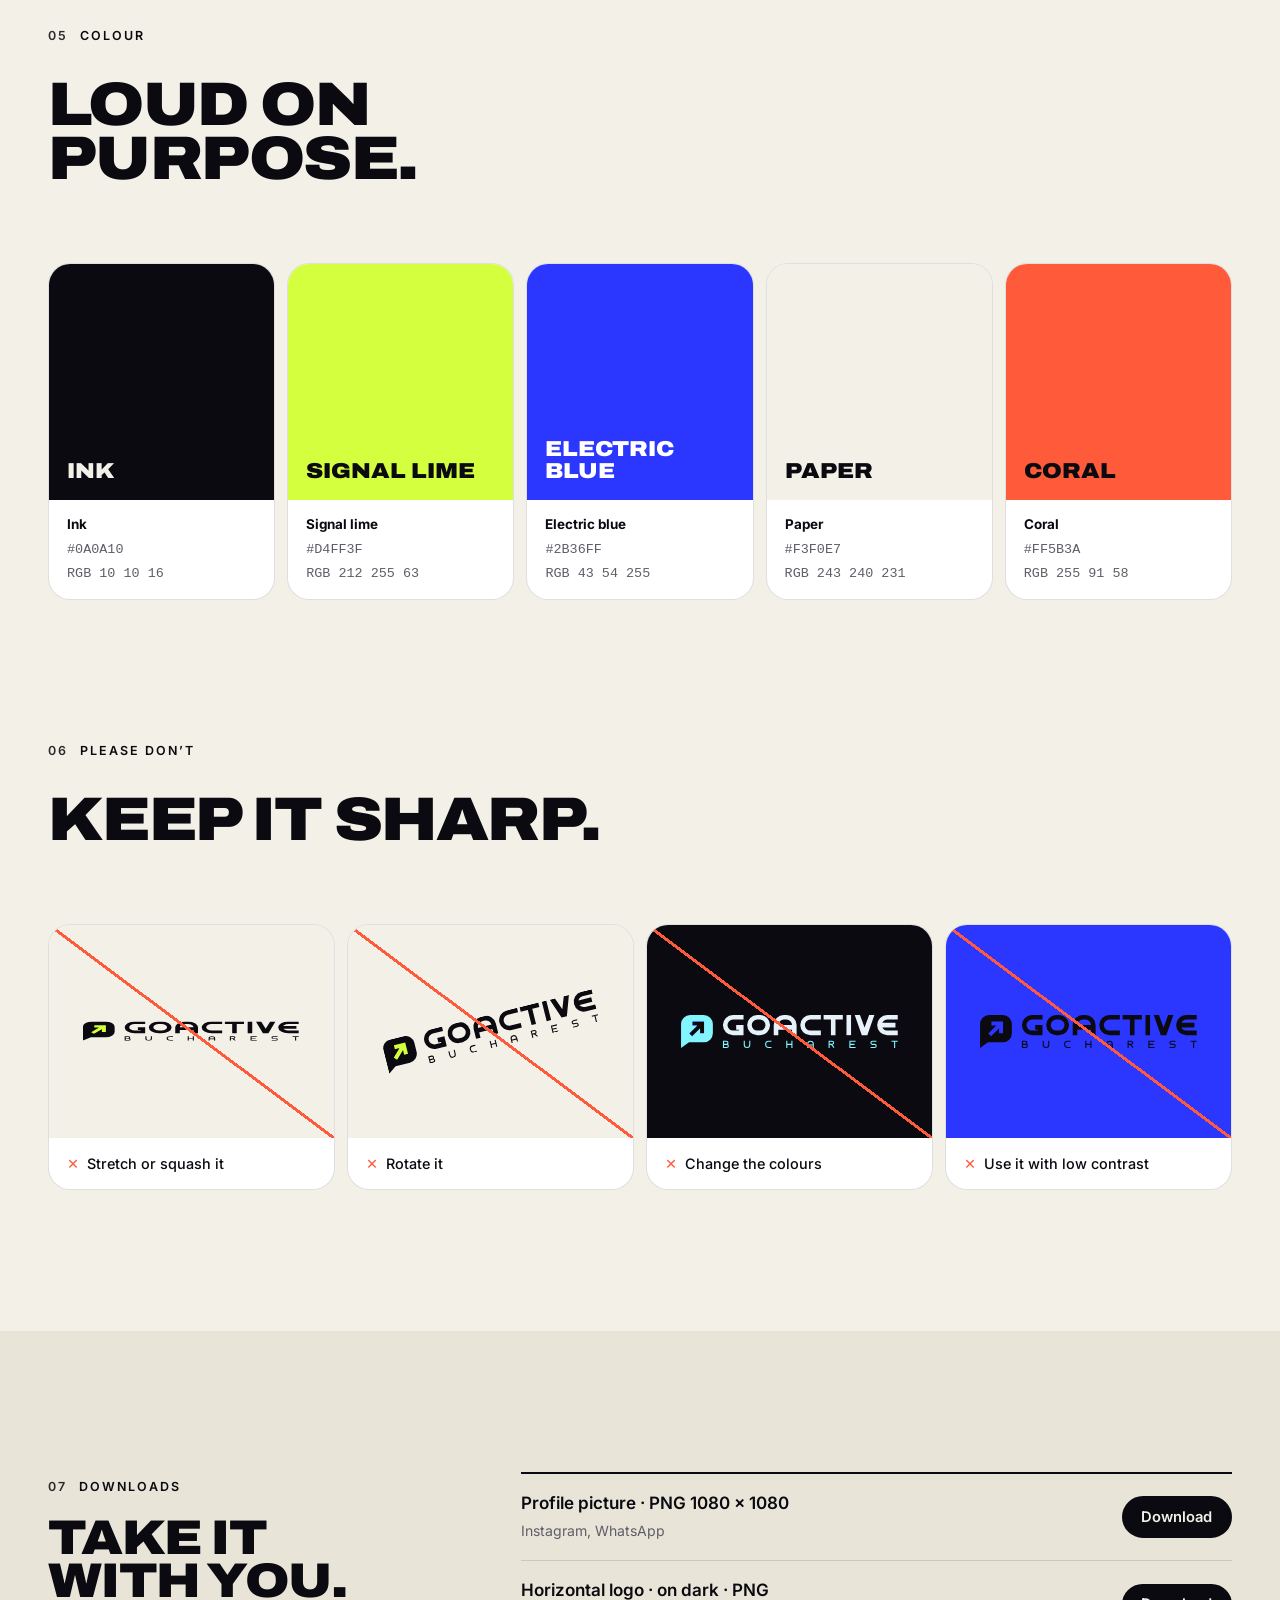
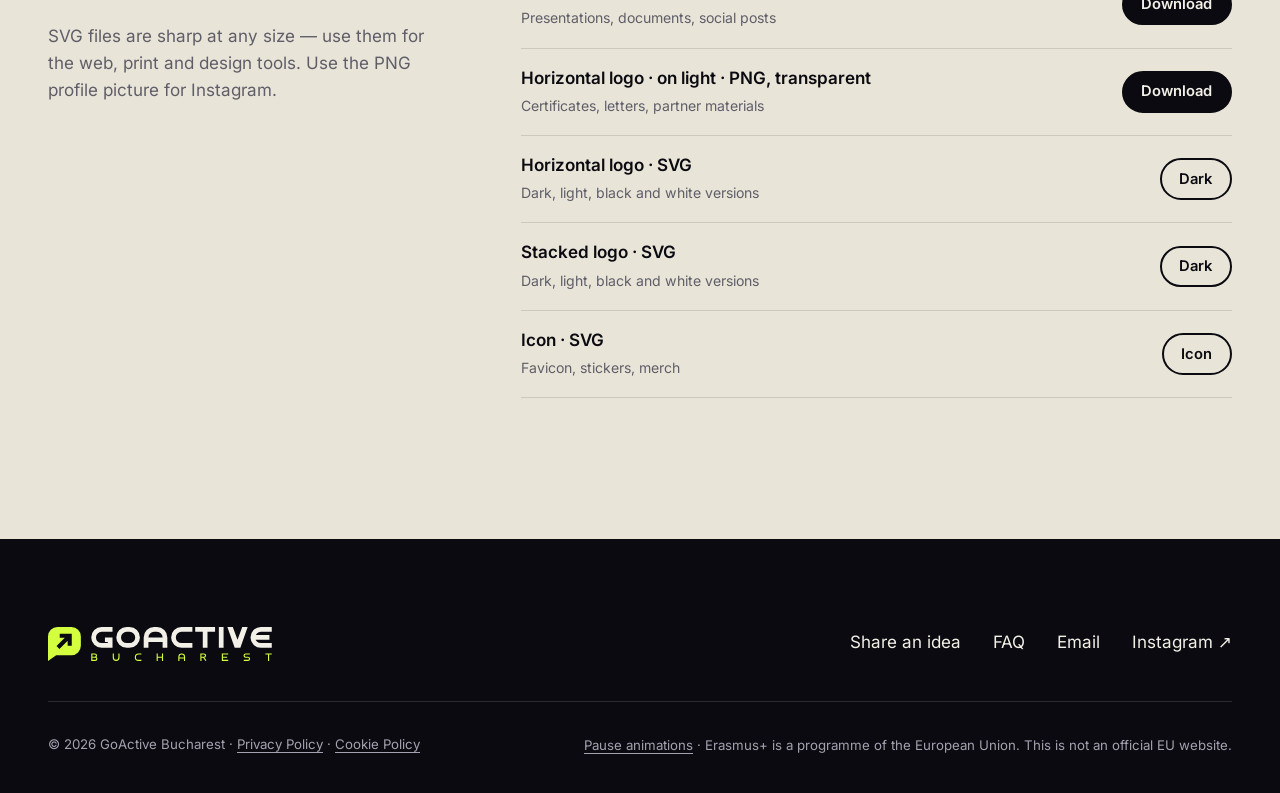
<file: brand.html>
<!doctype html>
<html lang="en">
<head>
<meta charset="utf-8">
<meta name="viewport" content="width=device-width, initial-scale=1">
<meta http-equiv="Content-Security-Policy" content="default-src 'self'; script-src 'self' 'sha256-qOhFsq0QMV2REqNwk5hGH5bZE9SkX6gt6yeyKdYPv+U='; style-src 'self' 'unsafe-inline'; img-src 'self' data:; font-src 'self'; connect-src 'self' https://formsubmit.co; form-action https://formsubmit.co; base-uri 'self'; object-src 'none'">
<meta name="referrer" content="strict-origin-when-cross-origin">
<title>Logo &amp; Brand — GoActive Bucharest</title>
<meta name="description" content="The GoActive Bucharest logo: concept, variants, colours and usage guidelines.">
<meta name="theme-color" content="#F3F0E7">
<link rel="canonical" href="https://goactivebucharest.me/brand.html">
<meta property="og:type" content="website">
<meta property="og:site_name" content="GoActive Bucharest">
<meta property="og:locale" content="en_GB">
<meta property="og:title" content="Logo &amp; Brand — GoActive Bucharest">
<meta property="og:description" content="The GoActive Bucharest logo: concept, variants, colours and usage guidelines.">
<meta property="og:url" content="https://goactivebucharest.me/brand.html">
<meta property="og:image" content="https://goactivebucharest.me/assets/logo/og-image.png">
<meta property="og:image:width" content="1200">
<meta property="og:image:height" content="630">
<meta property="og:image:alt" content="GoActive Bucharest — Every voice gets the mic.">
<meta name="twitter:card" content="summary_large_image">
<link rel="icon" href="assets/logo/icon.svg" type="image/svg+xml">
<link rel="apple-touch-icon" href="assets/logo/apple-touch-icon.png">
<link rel="manifest" href="site.webmanifest">
<link rel="preload" href="assets/fonts/archivo-latin.woff2" as="font" type="font/woff2" crossorigin>
<link rel="stylesheet" href="assets/css/fonts.css">
<link rel="stylesheet" href="assets/css/style.css">
<script>document.documentElement.classList.add("js")</script>
<script src="assets/js/main.js" defer></script>
<style>
  .logo-stage { margin-top: clamp(40px, 5vw, 64px); padding: clamp(40px, 8vw, 120px) clamp(24px, 6vw, 90px); border: 1px solid var(--line-d); border-radius: var(--r-lg); display: grid; place-items: center; background: rgba(243, 240, 231, .025); }
  .logo-stage img { width: min(100%, 780px); height: auto; }

  .concept { display: grid; grid-template-columns: minmax(0, .95fr) minmax(0, 1.05fr); gap: clamp(40px, 6vw, 100px); align-items: center; }
  .concept__art { position: relative; aspect-ratio: 1; border-radius: var(--r-lg); background: var(--ink); display: grid; place-items: center; overflow: hidden; isolation: isolate; }
  .concept__art::before { content: ""; position: absolute; inset: 0; z-index: -1; background-image: linear-gradient(var(--line-d) 1px, transparent 1px), linear-gradient(90deg, var(--line-d) 1px, transparent 1px); background-size: 8.33% 8.33%; opacity: .6; }
  .concept__art img { width: 50%; height: auto; }
  .annot { position: absolute; display: flex; align-items: center; gap: 10px; font-size: .74rem; font-weight: 600; letter-spacing: .16em; text-transform: uppercase; color: var(--paper); }
  .annot::before { content: ""; width: 8px; height: 8px; border-radius: 50%; background: var(--lime); box-shadow: 0 0 0 5px rgba(212, 255, 63, .18); }
  .annot--voice { top: 13%; left: 9%; }
  .annot--go { top: 13%; right: 9%; }
  .annot--roots { bottom: 11%; left: 9%; }
  .meaning { list-style: none; margin: 36px 0 0; padding: 0; }
  .meaning li { display: grid; grid-template-columns: 58px minmax(0, 1fr); gap: 20px; padding: 22px 0; border-top: 1px solid var(--line); }
  .meaning .sym { width: 58px; height: 58px; border-radius: 16px; background: var(--ink); color: var(--lime); display: grid; place-items: center; }
  .meaning h3 { margin: 4px 0 6px; font-family: var(--display); font-weight: 900; font-stretch: 110%; text-transform: uppercase; font-size: 1.35rem; line-height: 1; }
  .meaning p { margin: 0; color: var(--muted); }

  .variants { display: grid; grid-template-columns: repeat(2, minmax(0, 1fr)); gap: 14px; }
  .variant { border-radius: var(--r-lg); overflow: hidden; border: 1px solid var(--line); background: #fff; }
  .variant__stage { aspect-ratio: 16 / 9; display: grid; place-items: center; padding: 10% 12%; }
  .variant__stage img { width: 100%; height: auto; }
  .variant__stage--stacked img { width: auto; height: 78%; }
  .variant__bar { display: flex; flex-wrap: wrap; justify-content: space-between; align-items: center; gap: 8px 16px; padding: 16px 22px; font-size: .9rem; }
  .variant__bar span { color: var(--muted); }
  .variant__bar a { font-weight: 600; text-decoration: none; color: var(--blue); white-space: nowrap; }
  .variant__bar a:hover { text-decoration: underline; }
  .bg-ink { background: var(--ink); } .bg-paper { background: var(--paper); } .bg-lime { background: var(--lime); }
  .bg-blue { background: var(--blue); } .bg-white { background: #fff; } .bg-coral { background: var(--coral); }

  .sizes { display: flex; flex-wrap: wrap; align-items: flex-end; gap: clamp(24px, 4vw, 56px); padding: clamp(28px, 4vw, 48px); border-radius: var(--r-lg); background: var(--paper-2); }
  .sizes figure { margin: 0; display: flex; flex-direction: column; align-items: center; gap: 14px; font-size: .8rem; font-weight: 600; color: var(--muted); }
  .sizes .app { border-radius: 22%; overflow: hidden; box-shadow: 0 20px 40px -18px rgba(10, 10, 16, .45); }

  .clear { display: grid; place-items: center; padding: clamp(28px, 5vw, 72px) 16px; border-radius: var(--r-lg); background: var(--paper-2); }
  .clear__box { --lw: min(62vw, 440px); position: relative; padding: calc(var(--lw) * .0928); outline: 1.5px dashed var(--blue); }
  .clear__box img { display: block; width: var(--lw); height: auto; outline: 1px solid rgba(43, 54, 255, .35); }
  .clear__x { position: absolute; top: 0; left: 0; width: calc(var(--lw) * .0928); aspect-ratio: 1; background: rgba(43, 54, 255, .16); color: var(--blue); display: grid; place-items: center; font-weight: 700; font-size: .8rem; }
  .clear__x--br { top: auto; left: auto; bottom: 0; right: 0; }

  .swatches { display: grid; grid-template-columns: repeat(5, minmax(0, 1fr)); gap: 12px; }
  .swatch { border-radius: var(--r); overflow: hidden; border: 1px solid var(--line); background: #fff; }
  .swatch__c { aspect-ratio: 1 / 1.05; padding: 18px; display: flex; align-items: flex-end; font-family: var(--display); font-weight: 900; font-stretch: 112%; text-transform: uppercase; font-size: 1.35rem; line-height: 1; }
  .swatch__m { padding: 14px 18px; font-size: .84rem; display: grid; gap: 3px; }
  .swatch__m code { font-family: ui-monospace, Consolas, monospace; color: var(--muted); }

  .donts { display: grid; grid-template-columns: repeat(4, minmax(0, 1fr)); gap: 12px; }
  .dont { border-radius: var(--r); overflow: hidden; background: #fff; border: 1px solid var(--line); }
  .dont__stage { position: relative; aspect-ratio: 4 / 3; display: grid; place-items: center; padding: 12%; overflow: hidden; }
  .dont__stage img { width: 100%; height: auto; }
  .dont__stage::after { content: ""; position: absolute; inset: 0; background: linear-gradient(to top right, transparent calc(50% - 1.5px), var(--coral) calc(50% - 1.5px), var(--coral) calc(50% + 1.5px), transparent calc(50% + 1.5px)); }
  .dont p { margin: 0; padding: 14px 18px; font-size: .9rem; font-weight: 500; }
  .dont p::before { content: "✕"; color: var(--coral); font-weight: 700; margin-right: 8px; }

  .files { list-style: none; margin: 0; padding: 0; border-top: 2px solid var(--fg); }
  .files li { display: grid; grid-template-columns: minmax(0, 1fr) auto; gap: 16px; align-items: center; padding: 16px 0; border-bottom: 1px solid var(--line); }
  .files strong { display: block; font-weight: 600; }
  .files span { font-size: .88rem; color: var(--muted); }

  @media (max-width: 1000px) { .swatches { grid-template-columns: repeat(3, minmax(0, 1fr)); } .donts { grid-template-columns: repeat(2, minmax(0, 1fr)); } }
  @media (max-width: 860px) { .concept, .variants { grid-template-columns: minmax(0, 1fr); } }
  @media (max-width: 600px) { .swatches { grid-template-columns: repeat(2, minmax(0, 1fr)); } .files li { grid-template-columns: minmax(0, 1fr); gap: 10px; } .files .btn { justify-self: start; } }
</style>
</head>
<body>
<a class="skip" href="#main">Skip to content</a>

<header class="site-header">
  <div class="wrap header__inner">
    <a class="logo" href="index.html" aria-label="GoActive Bucharest home">
      <img class="logo__img" src="assets/logo/logo-horizontal-light.svg" alt="GoActive Bucharest" width="474" height="72">
    </a>
    <nav class="nav" aria-label="Main">
      <ul class="nav__list">
        <li><a href="index.html#exchange">What’s an exchange</a></li>
        <li><a href="index.html#how">How it works</a></li>
        <li><a href="index.html#team">Team</a></li>
        <li><a href="index.html#faq">FAQ</a></li>
      </ul>
    </nav>
    <a class="btn btn--solid btn--head header__cta" href="index.html#idea">Share an idea</a>
    <button class="burger" type="button" aria-label="Open menu" aria-expanded="false" aria-controls="mobile-menu"><span></span><span></span></button>
  </div>
</header>

<div class="mobile-menu" id="mobile-menu">
  <ul>
    <li><a href="index.html#exchange">What’s an exchange</a></li>
    <li><a href="index.html#how">How it works</a></li>
    <li><a href="index.html#team">Team</a></li>
    <li><a href="index.html#faq">FAQ</a></li>
  </ul>
  <a class="btn" href="index.html#idea">Share an idea <svg class="arrow arrow--r" width="14" height="14" viewBox="0 0 14 14" aria-hidden="true"><path d="M2 7h10M8 3l4 4-4 4" stroke="currentColor" stroke-width="2" fill="none" stroke-linecap="round" stroke-linejoin="round"/></svg></a>
</div>

<main id="main">

  <section class="hero hero--page">
    <div class="orb" aria-hidden="true"></div>
    <div class="wrap hero__inner">
      <p class="kicker">Brand identity · Logo</p>
      <h1 class="display h-xxl hero__title">
        <span class="line"><span style="--i:0">The voice</span></span>
        <span class="line"><span style="--i:1" class="hl">arrow.</span></span>
      </h1>
      <p class="lead">A speech bubble that refuses to stay still. Our logo puts the whole mission into one mark: <strong>young people speaking up — and going places.</strong></p>
      <div class="logo-stage">
        <img src="assets/logo/logo-horizontal-dark.svg" alt="GoActive Bucharest logo" width="474" height="72">
      </div>
    </div>
  </section>

  <section class="section section--paper">
    <div class="wrap concept">
      <div class="concept__art reveal">
        <img src="assets/logo/icon.svg" alt="GoActive Bucharest icon: a speech bubble with an arrow pointing up and to the right" width="64" height="64">
        <span class="annot annot--voice">Voice</span>
        <span class="annot annot--go">Go</span>
        <span class="annot annot--roots">Roots</span>
      </div>
      <div class="reveal" style="--d:100ms">
        <p class="label"><span class="n">01</span> The concept</p>
        <h2 class="display h-l" style="margin-top:20px">Speak up. Go further.</h2>
        <ul class="meaning">
          <li>
            <span class="sym"><svg width="28" height="28" viewBox="0 0 64 66" aria-hidden="true"><path d="M20 4H44A16 16 0 0 1 60 20V36A16 16 0 0 1 44 52H18L4 62V20A16 16 0 0 1 20 4Z" fill="none" stroke="currentColor" stroke-width="6"/></svg></span>
            <div><h3>The bubble — voice</h3><p>Every project starts with something someone says. The bubble is the platform we give young people to speak.</p></div>
          </li>
          <li>
            <span class="sym"><svg width="26" height="26" viewBox="0 0 64 64" aria-hidden="true"><path d="M14 50L46 18M20 18H46V44" fill="none" stroke="currentColor" stroke-width="9"/></svg></span>
            <div><h3>The arrow — go</h3><p>Pointing up and out: moving forward, crossing borders, taking the next step. The spirit of every Erasmus+ exchange.</p></div>
          </li>
          <li>
            <span class="sym"><svg width="26" height="26" viewBox="0 0 64 64" aria-hidden="true"><path d="M40 14L12 52M12 30V52H34" fill="none" stroke="currentColor" stroke-width="9"/></svg></span>
            <div><h3>The tail — roots</h3><p>The bubble’s tail points down and back, toward home. The arrow points the other way. You always leave from somewhere — for us, that’s Bucharest.</p></div>
          </li>
          <li>
            <span class="sym" style="font-family:var(--display);font-weight:900;font-stretch:120%;font-size:1.3rem">G</span>
            <div><h3>The lettering — bold &amp; open</h3><p>Custom wide, heavy letters whose rounded shapes echo the bubble. BUCHAREST is drawn light and spaced wide: our home base, with room to breathe.</p></div>
          </li>
        </ul>
      </div>
    </div>
  </section>

  <section class="section section--paper" style="padding-top:0">
    <div class="wrap">
      <div class="sec-head">
        <p class="label reveal"><span class="n">02</span> Variants</p>
        <h2 class="display h-l reveal">One mark, every background.</h2>
        <p class="lead muted reveal">Use the dark version on dark or saturated colours, the light version on light backgrounds, and the single-colour versions when only one colour is possible.</p>
      </div>
      <div class="variants">
        <figure class="variant reveal" style="margin:0">
          <div class="variant__stage bg-ink"><img src="assets/logo/logo-horizontal-dark.svg" alt="Logo on dark background" width="474" height="72"></div>
          <figcaption class="variant__bar"><strong>Primary · on dark</strong><a href="assets/logo/logo-horizontal-dark.svg" download>Download SVG ↓</a></figcaption>
        </figure>
        <figure class="variant reveal" style="margin:0;--d:80ms">
          <div class="variant__stage bg-paper"><img src="assets/logo/logo-horizontal-light.svg" alt="Logo on light background" width="474" height="72"></div>
          <figcaption class="variant__bar"><strong>Primary · on light</strong><a href="assets/logo/logo-horizontal-light.svg" download>Download SVG ↓</a></figcaption>
        </figure>
        <figure class="variant reveal" style="margin:0">
          <div class="variant__stage bg-blue"><img src="assets/logo/logo-horizontal-dark.svg" alt="Logo on blue background" width="474" height="72"></div>
          <figcaption class="variant__bar"><strong>On brand blue</strong><a href="assets/logo/logo-horizontal-dark.svg" download>Download SVG ↓</a></figcaption>
        </figure>
        <figure class="variant reveal" style="margin:0;--d:80ms">
          <div class="variant__stage bg-lime"><img src="assets/logo/logo-horizontal-black.svg" alt="Single-colour black logo on lime background" width="474" height="72"></div>
          <figcaption class="variant__bar"><strong>Single colour · black</strong><a href="assets/logo/logo-horizontal-black.svg" download>Download SVG ↓</a></figcaption>
        </figure>
        <figure class="variant reveal" style="margin:0">
          <div class="variant__stage variant__stage--stacked bg-ink"><img src="assets/logo/logo-stacked-dark.svg" alt="Stacked logo on dark background" width="382" height="214"></div>
          <figcaption class="variant__bar"><strong>Stacked · on dark</strong><a href="assets/logo/logo-stacked-dark.svg" download>Download SVG ↓</a></figcaption>
        </figure>
        <figure class="variant reveal" style="margin:0;--d:80ms">
          <div class="variant__stage variant__stage--stacked bg-coral"><img src="assets/logo/logo-stacked-white.svg" alt="Stacked single-colour white logo on coral background" width="382" height="214"></div>
          <figcaption class="variant__bar"><strong>Stacked · single colour white</strong><a href="assets/logo/logo-stacked-white.svg" download>Download SVG ↓</a></figcaption>
        </figure>
      </div>
    </div>
  </section>

  <section class="section section--paper" style="padding-top:0">
    <div class="wrap">
      <div class="sec-head">
        <p class="label reveal"><span class="n">03</span> The icon</p>
        <h2 class="display h-l reveal">Recognisable at any size.</h2>
        <p class="lead muted reveal">Use the icon alone for profile pictures, favicons, stickers and merch. It holds up all the way down to 16 pixels.</p>
      </div>
      <div class="sizes reveal">
        <figure><img class="app" src="assets/logo/app-icon.svg" alt="Profile picture version of the icon" width="180" height="180">Profile picture</figure>
        <figure><img src="assets/logo/icon.svg" alt="" width="96" height="96">96 px</figure>
        <figure><img src="assets/logo/icon-light.svg" alt="" width="64" height="64">64 px</figure>
        <figure><img src="assets/logo/icon.svg" alt="" width="32" height="32">32 px</figure>
        <figure><img src="assets/logo/icon-light.svg" alt="" width="16" height="16">16 px</figure>
      </div>
    </div>
  </section>

  <section class="section section--paper" style="padding-top:0">
    <div class="wrap split">
      <div class="split__aside">
        <p class="label"><span class="n">04</span> Clear space</p>
        <h2 class="display">Give it room.</h2>
        <p class="muted" style="margin-top:20px">Keep a clear space around the logo at least equal to <strong>x</strong> — the height of the letter O. Don’t use the horizontal logo narrower than 120 px on screen or 30 mm in print.</p>
      </div>
      <div class="clear reveal">
        <div class="clear__box">
          <span class="clear__x" aria-hidden="true">x</span>
          <img src="assets/logo/logo-horizontal-light.svg" alt="Logo shown with its clear space" width="474" height="72">
          <span class="clear__x clear__x--br" aria-hidden="true">x</span>
        </div>
      </div>
    </div>
  </section>

  <section class="section section--paper" style="padding-top:0">
    <div class="wrap">
      <div class="sec-head">
        <p class="label reveal"><span class="n">05</span> Colour</p>
        <h2 class="display h-l reveal">Loud on purpose.</h2>
      </div>
      <div class="swatches reveal">
        <div class="swatch"><div class="swatch__c bg-ink" style="color:var(--paper)">Ink</div><div class="swatch__m"><strong>Ink</strong><code>#0A0A10</code><code>RGB 10 10 16</code></div></div>
        <div class="swatch"><div class="swatch__c bg-lime">Signal lime</div><div class="swatch__m"><strong>Signal lime</strong><code>#D4FF3F</code><code>RGB 212 255 63</code></div></div>
        <div class="swatch"><div class="swatch__c bg-blue" style="color:#fff">Electric blue</div><div class="swatch__m"><strong>Electric blue</strong><code>#2B36FF</code><code>RGB 43 54 255</code></div></div>
        <div class="swatch"><div class="swatch__c bg-paper">Paper</div><div class="swatch__m"><strong>Paper</strong><code>#F3F0E7</code><code>RGB 243 240 231</code></div></div>
        <div class="swatch"><div class="swatch__c bg-coral">Coral</div><div class="swatch__m"><strong>Coral</strong><code>#FF5B3A</code><code>RGB 255 91 58</code></div></div>
      </div>
    </div>
  </section>

  <section class="section section--paper" style="padding-top:0">
    <div class="wrap">
      <div class="sec-head">
        <p class="label reveal"><span class="n">06</span> Please don’t</p>
        <h2 class="display h-l reveal">Keep it sharp.</h2>
      </div>
      <div class="donts reveal">
        <div class="dont"><div class="dont__stage bg-paper"><img src="assets/logo/logo-horizontal-light.svg" alt="" width="474" height="72" loading="lazy" style="transform:scaleX(1.35) scaleY(.8);width:74%"></div><p>Stretch or squash it</p></div>
        <div class="dont"><div class="dont__stage bg-paper"><img src="assets/logo/logo-horizontal-light.svg" alt="" width="474" height="72" loading="lazy" style="transform:rotate(-14deg)"></div><p>Rotate it</p></div>
        <div class="dont"><div class="dont__stage bg-ink"><img src="assets/logo/logo-horizontal-dark.svg" alt="" width="474" height="72" loading="lazy" style="filter:hue-rotate(150deg) saturate(1.6)"></div><p>Change the colours</p></div>
        <div class="dont"><div class="dont__stage bg-blue"><img src="assets/logo/logo-horizontal-black.svg" alt="" width="474" height="72" loading="lazy"></div><p>Use it with low contrast</p></div>
      </div>
    </div>
  </section>

  <section class="section section--paper-2">
    <div class="wrap split">
      <div class="split__aside">
        <p class="label"><span class="n">07</span> Downloads</p>
        <h2 class="display">Take it with you.</h2>
        <p class="muted" style="margin-top:20px">SVG files are sharp at any size — use them for the web, print and design tools. Use the PNG profile picture for Instagram.</p>
      </div>
      <ul class="files reveal">
        <li><div><strong>Profile picture · PNG 1080 × 1080</strong><span>Instagram, WhatsApp</span></div><a class="btn btn--ink btn--sm" href="assets/logo/goactive-profile-1080.png" download>Download</a></li>
        <li><div><strong>Horizontal logo · on dark · PNG</strong><span>Presentations, documents, social posts</span></div><a class="btn btn--ink btn--sm" href="assets/logo/goactive-logo-dark.png" download>Download</a></li>
        <li><div><strong>Horizontal logo · on light · PNG, transparent</strong><span>Certificates, letters, partner materials</span></div><a class="btn btn--ink btn--sm" href="assets/logo/goactive-logo-light-transparent.png" download>Download</a></li>
        <li><div><strong>Horizontal logo · SVG</strong><span>Dark, light, black and white versions</span></div><a class="btn btn--ghost btn--sm" href="assets/logo/logo-horizontal-dark.svg" download>Dark</a></li>
        <li><div><strong>Stacked logo · SVG</strong><span>Dark, light, black and white versions</span></div><a class="btn btn--ghost btn--sm" href="assets/logo/logo-stacked-dark.svg" download>Dark</a></li>
        <li><div><strong>Icon · SVG</strong><span>Favicon, stickers, merch</span></div><a class="btn btn--ghost btn--sm" href="assets/logo/icon.svg" download>Icon</a></li>
      </ul>
    </div>
  </section>

</main>

<footer class="site-footer">
  <div class="wrap footer__inner">
    <div class="footer__top">
      <img class="footer__logo" src="assets/logo/logo-horizontal-dark.svg" alt="GoActive Bucharest" width="474" height="72" loading="lazy">
      <ul class="footer__links">
        <li><a href="index.html#idea">Share an idea</a></li>
        <li><a href="index.html#faq">FAQ</a></li>
        <li><a href="mailto:daniel.butnar@gmail.com">Email</a></li>
        <li><a href="https://www.instagram.com/goactivebucharest" target="_blank" rel="noopener">Instagram ↗</a></li>
      </ul>
    </div>
    <div class="footer__bottom">
      <span>© <span data-year>2026</span> GoActive Bucharest · <a href="privacy.html">Privacy Policy</a> · <a href="cookies.html">Cookie Policy</a></span>
      <span><button class="motion-toggle" type="button" data-motion-toggle aria-pressed="false">Pause animations</button> · Erasmus+ is a programme of the European Union. This is not an official EU website.</span>
    </div>
  </div>
</footer>
</body>
</html>
</file>
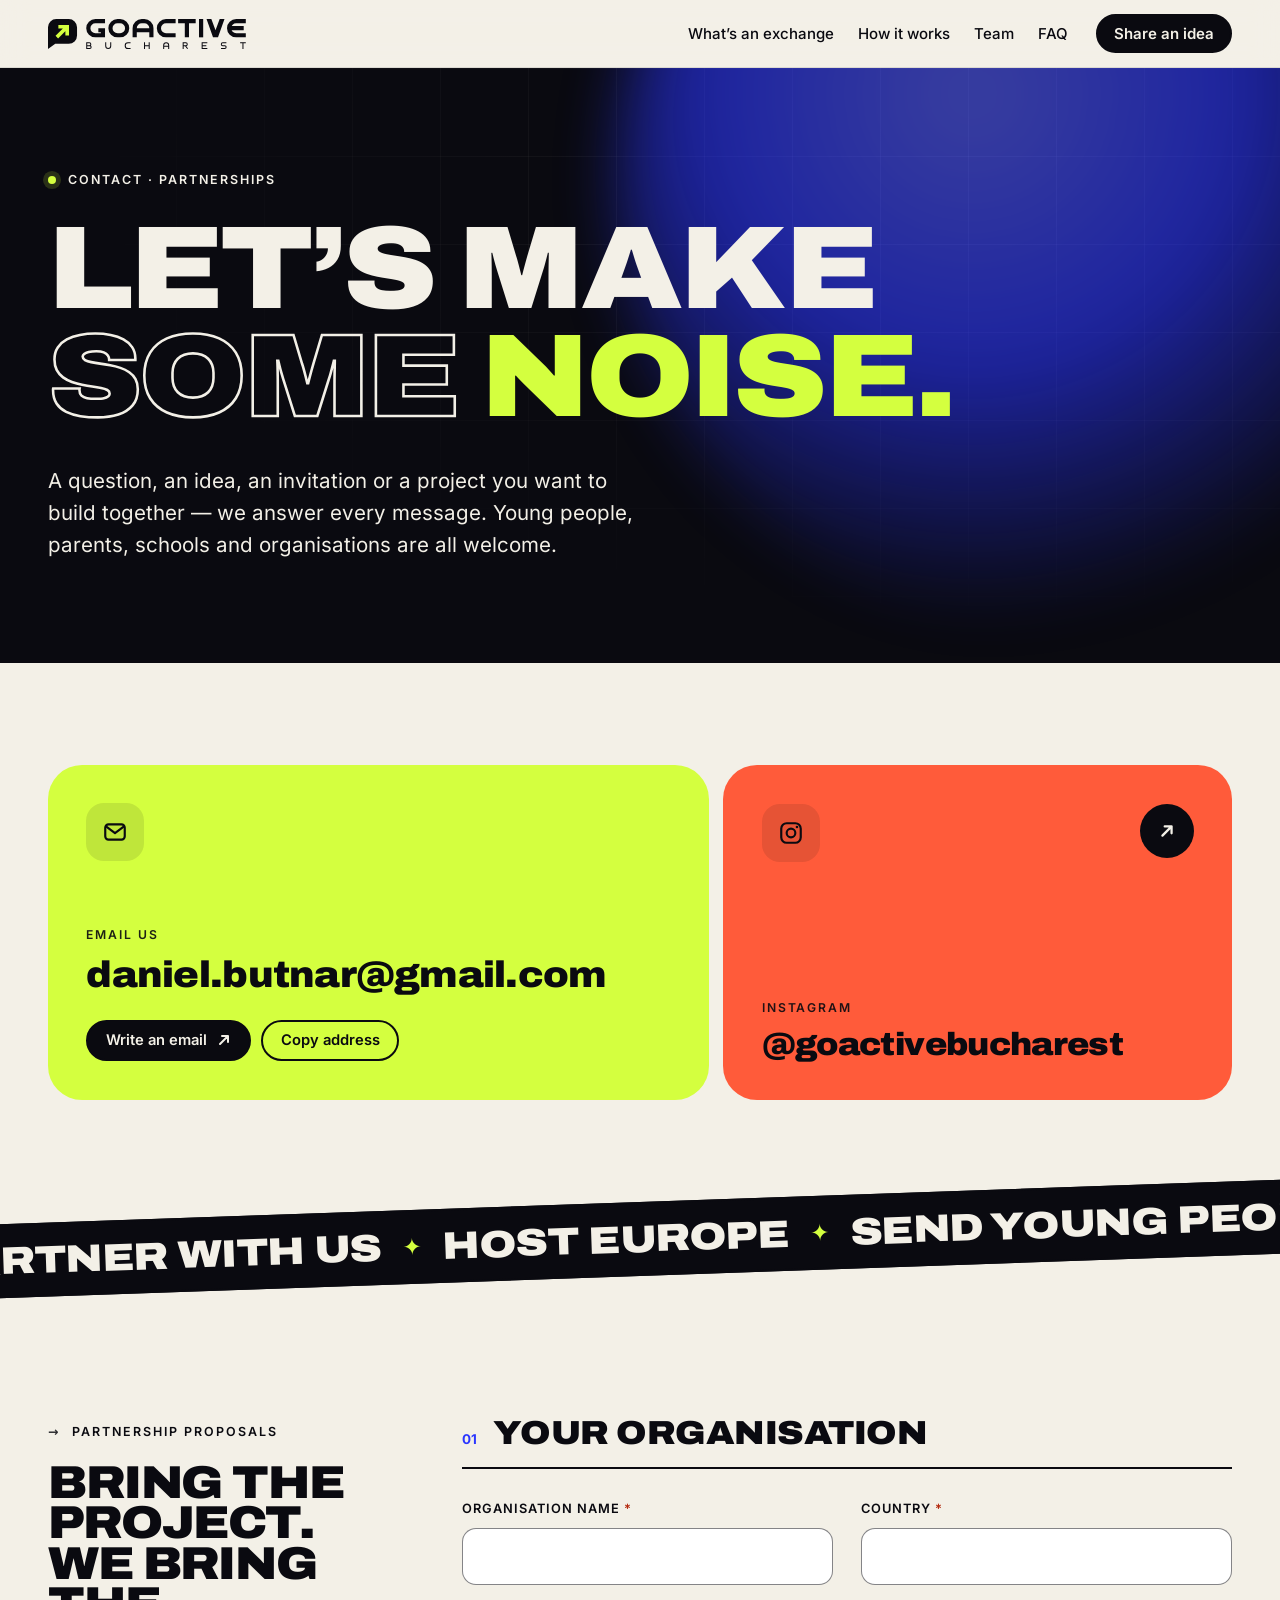
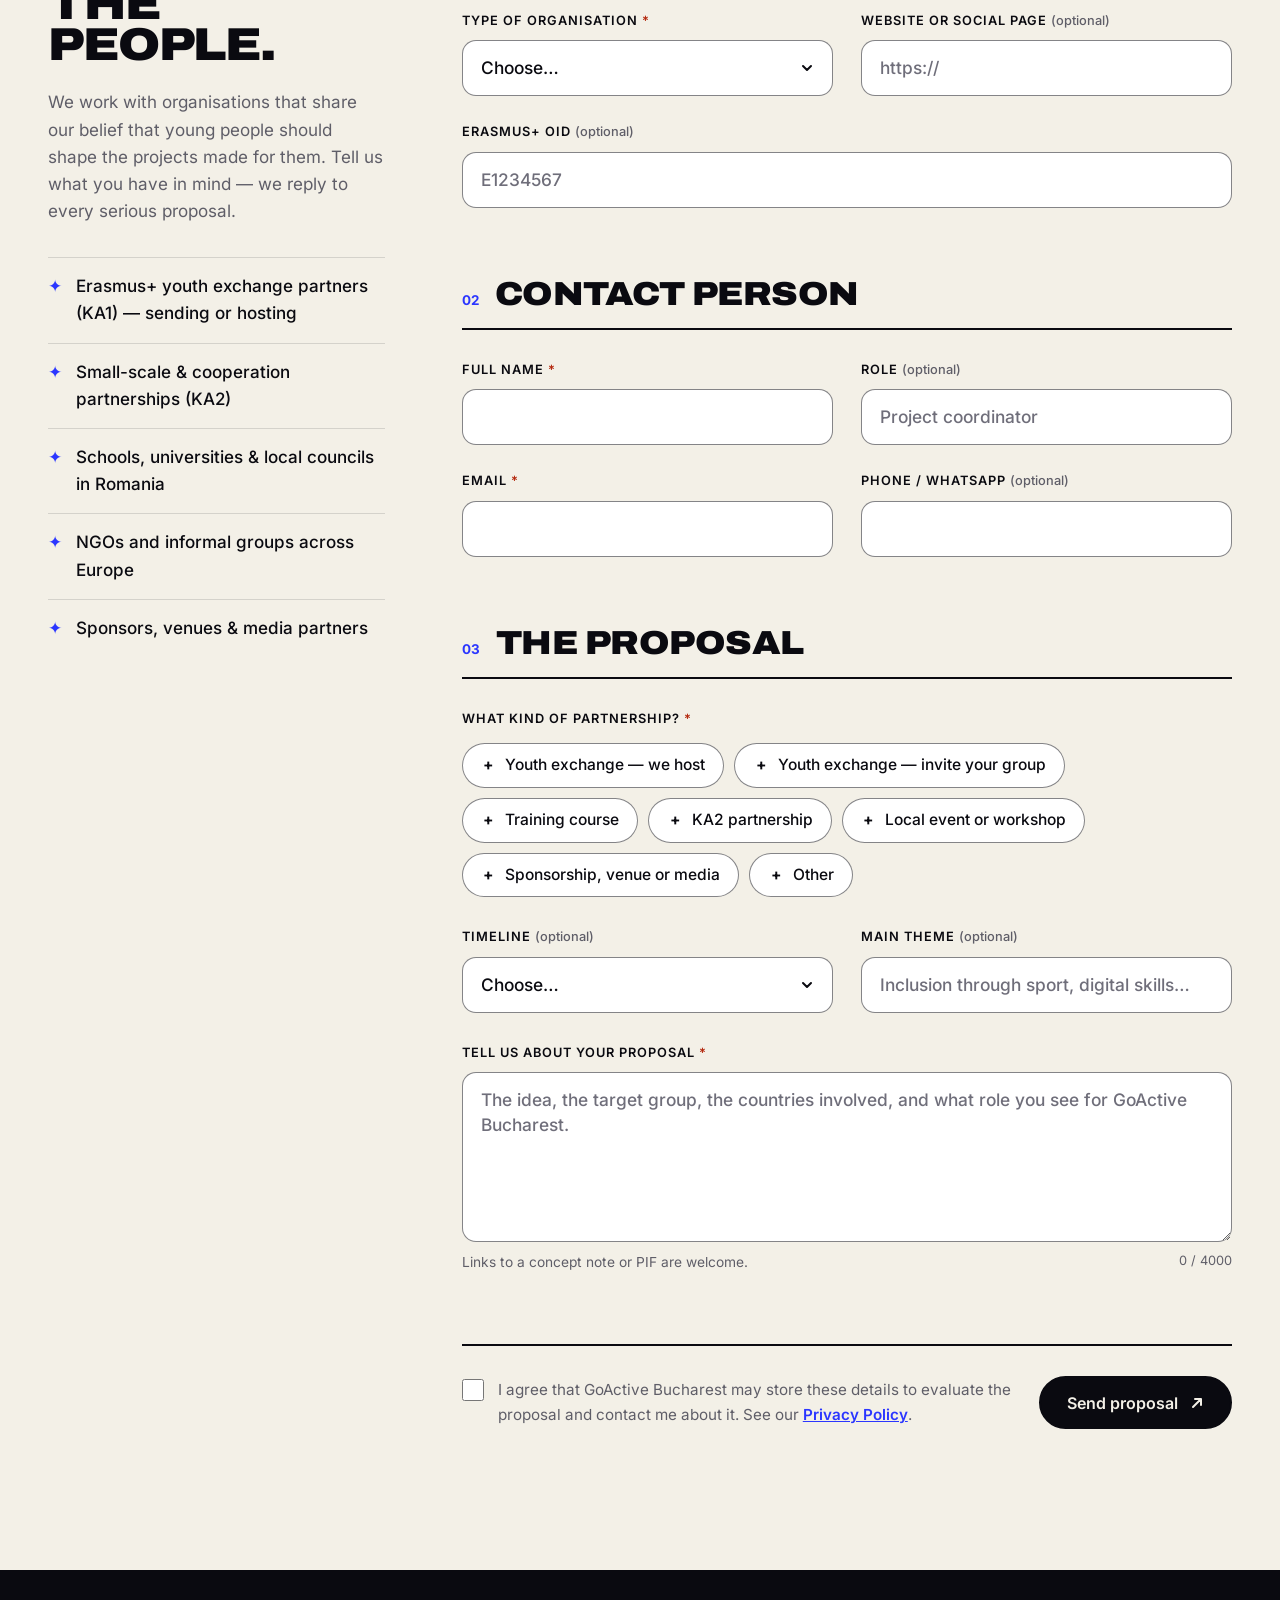
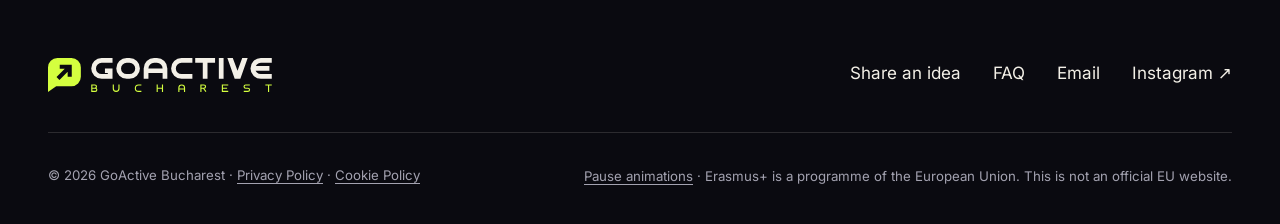
<file: contact.html>
<!doctype html>
<html lang="en">
<head>
<meta charset="utf-8">
<meta name="viewport" content="width=device-width, initial-scale=1">
<meta http-equiv="Content-Security-Policy" content="default-src 'self'; script-src 'self' 'sha256-qOhFsq0QMV2REqNwk5hGH5bZE9SkX6gt6yeyKdYPv+U='; style-src 'self' 'unsafe-inline'; img-src 'self' data:; font-src 'self'; connect-src 'self' https://formsubmit.co; form-action https://formsubmit.co; base-uri 'self'; object-src 'none'">
<meta name="referrer" content="strict-origin-when-cross-origin">
<title>Contact &amp; Partnerships — GoActive Bucharest</title>
<meta name="description" content="Get in touch with GoActive Bucharest or send us a partnership proposal for Erasmus+ youth projects.">
<meta name="theme-color" content="#F3F0E7">
<link rel="canonical" href="https://goactivebucharest.me/contact.html">
<meta property="og:type" content="website">
<meta property="og:site_name" content="GoActive Bucharest">
<meta property="og:locale" content="en_GB">
<meta property="og:title" content="Contact &amp; Partnerships — GoActive Bucharest">
<meta property="og:description" content="Get in touch with GoActive Bucharest or send us a partnership proposal for Erasmus+ youth projects.">
<meta property="og:url" content="https://goactivebucharest.me/contact.html">
<meta property="og:image" content="https://goactivebucharest.me/assets/logo/og-image.png">
<meta property="og:image:width" content="1200">
<meta property="og:image:height" content="630">
<meta property="og:image:alt" content="GoActive Bucharest — Every voice gets the mic.">
<meta name="twitter:card" content="summary_large_image">
<link rel="icon" href="assets/logo/icon.svg" type="image/svg+xml">
<link rel="apple-touch-icon" href="assets/logo/apple-touch-icon.png">
<link rel="manifest" href="site.webmanifest">
<link rel="preload" href="assets/fonts/archivo-latin.woff2" as="font" type="font/woff2" crossorigin>
<link rel="stylesheet" href="assets/css/fonts.css">
<link rel="stylesheet" href="assets/css/style.css">
<script>document.documentElement.classList.add("js")</script>
<script src="assets/js/main.js" defer></script>
</head>
<body>
<a class="skip" href="#main">Skip to content</a>

<header class="site-header">
  <div class="wrap header__inner">
    <a class="logo" href="index.html" aria-label="GoActive Bucharest home">
      <img class="logo__img" src="assets/logo/logo-horizontal-light.svg" alt="GoActive Bucharest" width="474" height="72">
    </a>
    <nav class="nav" aria-label="Main">
      <ul class="nav__list">
        <li><a href="index.html#exchange">What’s an exchange</a></li>
        <li><a href="index.html#how">How it works</a></li>
        <li><a href="index.html#team">Team</a></li>
        <li><a href="index.html#faq">FAQ</a></li>
      </ul>
    </nav>
    <a class="btn btn--solid btn--head header__cta" href="index.html#idea">Share an idea</a>
    <button class="burger" type="button" aria-label="Open menu" aria-expanded="false" aria-controls="mobile-menu"><span></span><span></span></button>
  </div>
</header>

<div class="mobile-menu" id="mobile-menu">
  <ul>
    <li><a href="index.html#exchange">What’s an exchange</a></li>
    <li><a href="index.html#how">How it works</a></li>
    <li><a href="index.html#team">Team</a></li>
    <li><a href="index.html#faq">FAQ</a></li>
  </ul>
  <a class="btn" href="index.html#idea">Share an idea <svg class="arrow arrow--r" width="14" height="14" viewBox="0 0 14 14" aria-hidden="true"><path d="M2 7h10M8 3l4 4-4 4" stroke="currentColor" stroke-width="2" fill="none" stroke-linecap="round" stroke-linejoin="round"/></svg></a>
</div>

<main id="main">

  <section class="hero hero--page">
    <div class="orb" aria-hidden="true"></div>
    <div class="wrap hero__inner">
      <p class="kicker">Contact · Partnerships</p>
      <h1 class="display h-xxl hero__title">
        <span class="line"><span style="--i:0">Let’s make</span></span>
        <span class="line"><span style="--i:1"><span class="outline">some</span> <span class="hl">noise.</span></span></span>
      </h1>
      <div class="hero__bottom">
        <p class="lead">A question, an idea, an invitation or a project you want to build together — we answer every message. Young people, parents, schools and organisations are all welcome.</p>
      </div>
    </div>
  </section>

  <section class="section section--paper section--tight" id="channels">
    <div class="wrap">
      <div class="channels">
        <div class="channel channel--email reveal">
          <div class="channel__top">
            <span class="channel__icon"><svg width="26" height="26" viewBox="0 0 24 24" fill="none" stroke="currentColor" stroke-width="2" stroke-linecap="round" stroke-linejoin="round" aria-hidden="true"><rect x="3" y="5" width="18" height="14" rx="3"/><path d="m4 7 8 6 8-6"/></svg></span>
          </div>
          <div>
            <span class="channel__label">Email us</span>
            <a class="channel__value" href="mailto:daniel.butnar@gmail.com" style="text-decoration:none">daniel.butnar@gmail.com</a>
            <div class="channel__actions">
              <a class="btn btn--ink btn--sm" href="mailto:daniel.butnar@gmail.com">Write an email <svg class="arrow" width="14" height="14" viewBox="0 0 14 14" aria-hidden="true"><path d="M3 11 11 3M5 3h6v6" stroke="currentColor" stroke-width="2" fill="none" stroke-linecap="round" stroke-linejoin="round"/></svg></a>
              <button class="btn btn--ghost btn--sm" type="button" data-copy="daniel.butnar@gmail.com"><span class="btn__label">Copy address</span></button>
            </div>
          </div>
        </div>

        <a class="channel channel--ig reveal" href="https://www.instagram.com/goactivebucharest" target="_blank" rel="noopener" style="--d:100ms">
          <div class="channel__top">
            <span class="channel__icon"><svg width="26" height="26" viewBox="0 0 24 24" fill="none" stroke="currentColor" stroke-width="2" aria-hidden="true"><rect x="3" y="3" width="18" height="18" rx="5"/><circle cx="12" cy="12" r="4"/><circle cx="17.5" cy="6.5" r="1.2" fill="currentColor" stroke="none"/></svg></span>
            <span class="circle-arrow" aria-hidden="true"><svg width="16" height="16" viewBox="0 0 14 14"><path d="M3 11 11 3M5 3h6v6" stroke="currentColor" stroke-width="2" fill="none" stroke-linecap="round" stroke-linejoin="round"/></svg></span>
          </div>
          <div>
            <span class="channel__label">Instagram</span>
            <span class="channel__value">@goactivebucharest</span>
          </div>
        </a>

      </div>
    </div>
  </section>

  <div class="tilt" aria-hidden="true">
    <div class="marquee marquee--ink">
      <div class="marquee__track"><span>Partner with us</span><span>Host Europe</span><span>Send young people</span><span>Build together</span></div>
      <div class="marquee__track"><span>Partner with us</span><span>Host Europe</span><span>Send young people</span><span>Build together</span></div>
    </div>
  </div>

  <section class="section section--paper" id="partner">
    <div class="wrap form-layout">

      <div class="form-aside">
        <p class="label"><span class="n">→</span> Partnership proposals</p>
        <h2 class="display">Bring the project. We bring the people.</h2>
        <p class="muted">We work with organisations that share our belief that young people should shape the projects made for them. Tell us what you have in mind — we reply to every serious proposal.</p>
        <ul class="partner-list">
          <li>Erasmus+ youth exchange partners (KA1) — sending or hosting</li>
          <li>Small-scale &amp; cooperation partnerships (KA2)</li>
          <li>Schools, universities &amp; local councils in Romania</li>
          <li>NGOs and informal groups across Europe</li>
          <li>Sponsors, venues &amp; media partners</li>
        </ul>
      </div>

      <div class="form-wrap">
        <form class="form" method="post" action="https://formsubmit.co/daniel.butnar@gmail.com" data-form data-subject="New partnership proposal — GoActive Bucharest" novalidate>
          <input type="hidden" name="_subject" value="New partnership proposal — GoActive Bucharest">
          <input type="hidden" name="_template" value="table">
          <div class="hp" aria-hidden="true"><label>Leave this field empty <input type="text" name="_honey" tabindex="-1" autocomplete="off"></label></div>

          <fieldset class="fieldset">
            <legend class="legend"><span class="n">01</span><span class="t">Your organisation</span></legend>
            <div class="grid-2">
              <div class="field">
                <label for="p-org">Organisation name <span class="req" aria-hidden="true">*</span></label>
                <input class="input" id="p-org" name="Organisation" type="text" required autocomplete="organization">
              </div>
              <div class="field">
                <label for="p-country">Country <span class="req" aria-hidden="true">*</span></label>
                <input class="input" id="p-country" name="Country" type="text" required autocomplete="country-name">
              </div>
              <div class="field">
                <label for="p-type">Type of organisation <span class="req" aria-hidden="true">*</span></label>
                <select class="input" id="p-type" name="Organisation type" required>
                  <option value="">Choose…</option>
                  <option>NGO / association</option>
                  <option>Informal group of young people</option>
                  <option>School or university</option>
                  <option>Public institution / local council</option>
                  <option>Company</option>
                  <option>Other</option>
                </select>
              </div>
              <div class="field">
                <label for="p-web">Website or social page <span class="opt">(optional)</span></label>
                <input class="input" id="p-web" name="Website" type="url" placeholder="https://">
              </div>
              <div class="field field--full">
                <label for="p-oid">Erasmus+ OID <span class="opt">(optional)</span></label>
                <input class="input" id="p-oid" name="OID" type="text" placeholder="E1234567">
              </div>
            </div>
          </fieldset>

          <fieldset class="fieldset">
            <legend class="legend"><span class="n">02</span><span class="t">Contact person</span></legend>
            <div class="grid-2">
              <div class="field">
                <label for="p-name">Full name <span class="req" aria-hidden="true">*</span></label>
                <input class="input" id="p-name" name="Contact person" type="text" required autocomplete="name">
              </div>
              <div class="field">
                <label for="p-role">Role <span class="opt">(optional)</span></label>
                <input class="input" id="p-role" name="Role" type="text" autocomplete="organization-title" placeholder="Project coordinator">
              </div>
              <div class="field">
                <label for="p-email">Email <span class="req" aria-hidden="true">*</span></label>
                <input class="input" id="p-email" name="Email" type="email" required autocomplete="email">
              </div>
              <div class="field">
                <label for="p-phone">Phone / WhatsApp <span class="opt">(optional)</span></label>
                <input class="input" id="p-phone" name="Phone" type="tel" autocomplete="tel">
              </div>
            </div>
          </fieldset>

          <fieldset class="fieldset">
            <legend class="legend"><span class="n">03</span><span class="t">The proposal</span></legend>
            <fieldset class="group" data-required-group>
              <legend class="group-label">What kind of partnership? <span class="req" aria-hidden="true">*</span></legend>
              <div class="choices">
                <label class="choice"><input type="checkbox" name="Partnership type" value="Youth exchange — we host"><span>Youth exchange — we host</span></label>
                <label class="choice"><input type="checkbox" name="Partnership type" value="Youth exchange — you send participants"><span>Youth exchange — invite your group</span></label>
                <label class="choice"><input type="checkbox" name="Partnership type" value="Training course / youth worker mobility"><span>Training course</span></label>
                <label class="choice"><input type="checkbox" name="Partnership type" value="KA2 partnership"><span>KA2 partnership</span></label>
                <label class="choice"><input type="checkbox" name="Partnership type" value="Local event or workshop"><span>Local event or workshop</span></label>
                <label class="choice"><input type="checkbox" name="Partnership type" value="Sponsorship, venue or media"><span>Sponsorship, venue or media</span></label>
                <label class="choice"><input type="checkbox" name="Partnership type" value="Other"><span>Other</span></label>
              </div>
              <p class="group-error" role="alert">Choose at least one type of partnership.</p>
            </fieldset>

            <div class="grid-2" style="margin-top:30px">
              <div class="field">
                <label for="p-when">Timeline <span class="opt">(optional)</span></label>
                <select class="input" id="p-when" name="Timeline">
                  <option value="">Choose…</option>
                  <option>Next application round</option>
                  <option>Within 3 months</option>
                  <option>3–6 months</option>
                  <option>6–12 months</option>
                  <option>Flexible</option>
                </select>
              </div>
              <div class="field">
                <label for="p-theme">Main theme <span class="opt">(optional)</span></label>
                <input class="input" id="p-theme" name="Theme" type="text" placeholder="Inclusion through sport, digital skills…">
              </div>
            </div>

            <div class="field" style="margin-top:30px">
              <label for="p-msg">Tell us about your proposal <span class="req" aria-hidden="true">*</span></label>
              <textarea class="input" id="p-msg" name="Proposal" required maxlength="4000" placeholder="The idea, the target group, the countries involved, and what role you see for GoActive Bucharest."></textarea>
              <div class="field__row"><p class="hint">Links to a concept note or PIF are welcome.</p><span class="counter" data-counter-for="p-msg" aria-live="polite"></span></div>
            </div>
          </fieldset>

          <div class="form__footer">
            <label class="consent"><input type="checkbox" name="Consent" value="Yes" required><span>I agree that GoActive Bucharest may store these details to evaluate the proposal and contact me about it. See our <a href="privacy.html">Privacy Policy</a>.</span></label>
            <button class="btn btn--ink" type="submit"><span class="btn__label">Send proposal</span> <svg class="arrow" width="14" height="14" viewBox="0 0 14 14" aria-hidden="true"><path d="M3 11 11 3M5 3h6v6" stroke="currentColor" stroke-width="2" fill="none" stroke-linecap="round" stroke-linejoin="round"/></svg></button>
          </div>
          <div class="form-status" role="status" aria-live="polite"></div>
        </form>

        <div class="success" tabindex="-1" hidden>
          <div class="success__icon"><svg width="30" height="30" viewBox="0 0 24 24" aria-hidden="true"><path d="m5 12.5 4.5 4.5L19 7.5" stroke="currentColor" stroke-width="2.6" fill="none" stroke-linecap="round" stroke-linejoin="round"/></svg></div>
          <h2 class="display">Proposal received.</h2>
          <p>Thank you for thinking of GoActive Bucharest. Our team will review your proposal and get back to you at the email you provided.</p>
          <button class="btn btn--ink" type="button" data-reset-form><span class="btn__label">Send another proposal</span></button>
        </div>
      </div>

    </div>
  </section>

</main>

<footer class="site-footer">
  <div class="wrap footer__inner">
    <div class="footer__top">
      <img class="footer__logo" src="assets/logo/logo-horizontal-dark.svg" alt="GoActive Bucharest" width="474" height="72" loading="lazy">
      <ul class="footer__links">
        <li><a href="index.html#idea">Share an idea</a></li>
        <li><a href="index.html#faq">FAQ</a></li>
        <li><a href="mailto:daniel.butnar@gmail.com">Email</a></li>
        <li><a href="https://www.instagram.com/goactivebucharest" target="_blank" rel="noopener">Instagram ↗</a></li>
      </ul>
    </div>
    <div class="footer__bottom">
      <span>© <span data-year>2026</span> GoActive Bucharest · <a href="privacy.html">Privacy Policy</a> · <a href="cookies.html">Cookie Policy</a></span>
      <span><button class="motion-toggle" type="button" data-motion-toggle aria-pressed="false">Pause animations</button> · Erasmus+ is a programme of the European Union. This is not an official EU website.</span>
    </div>
  </div>
</footer>
</body>
</html>
</file>
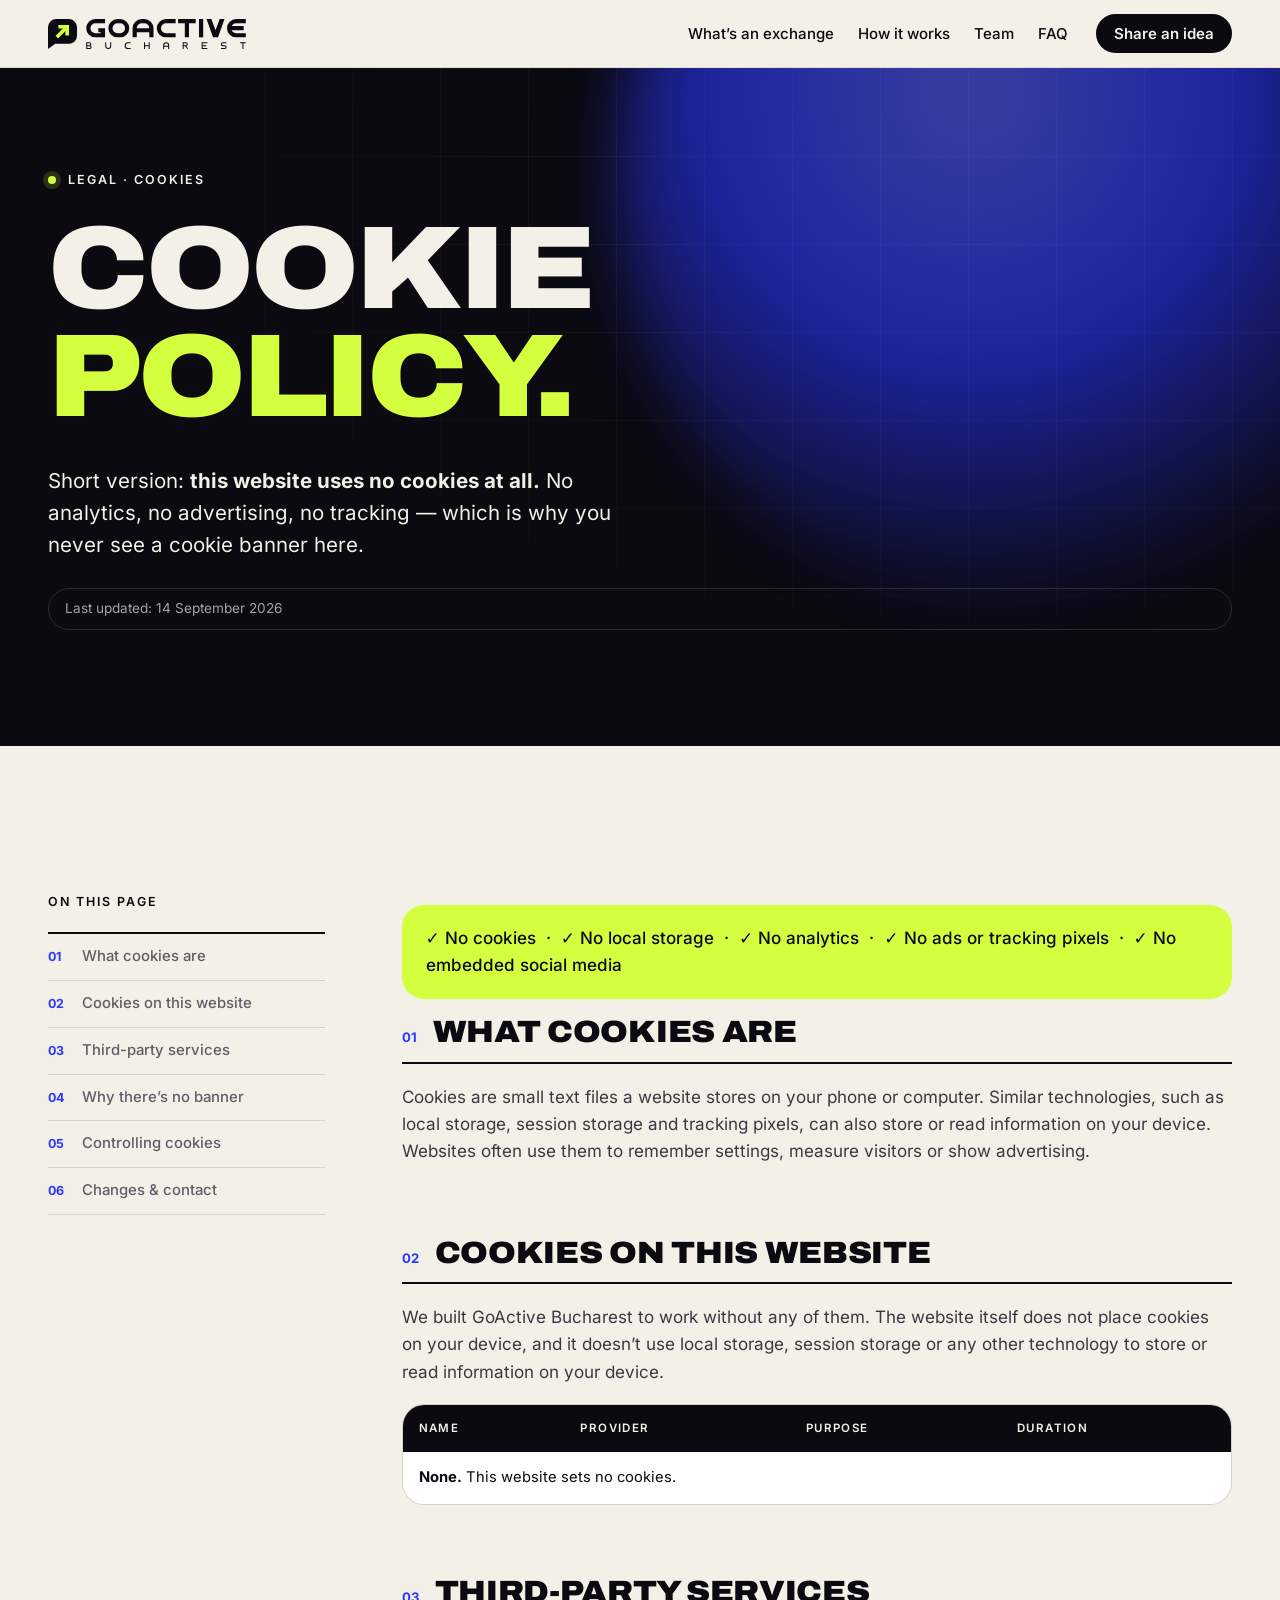
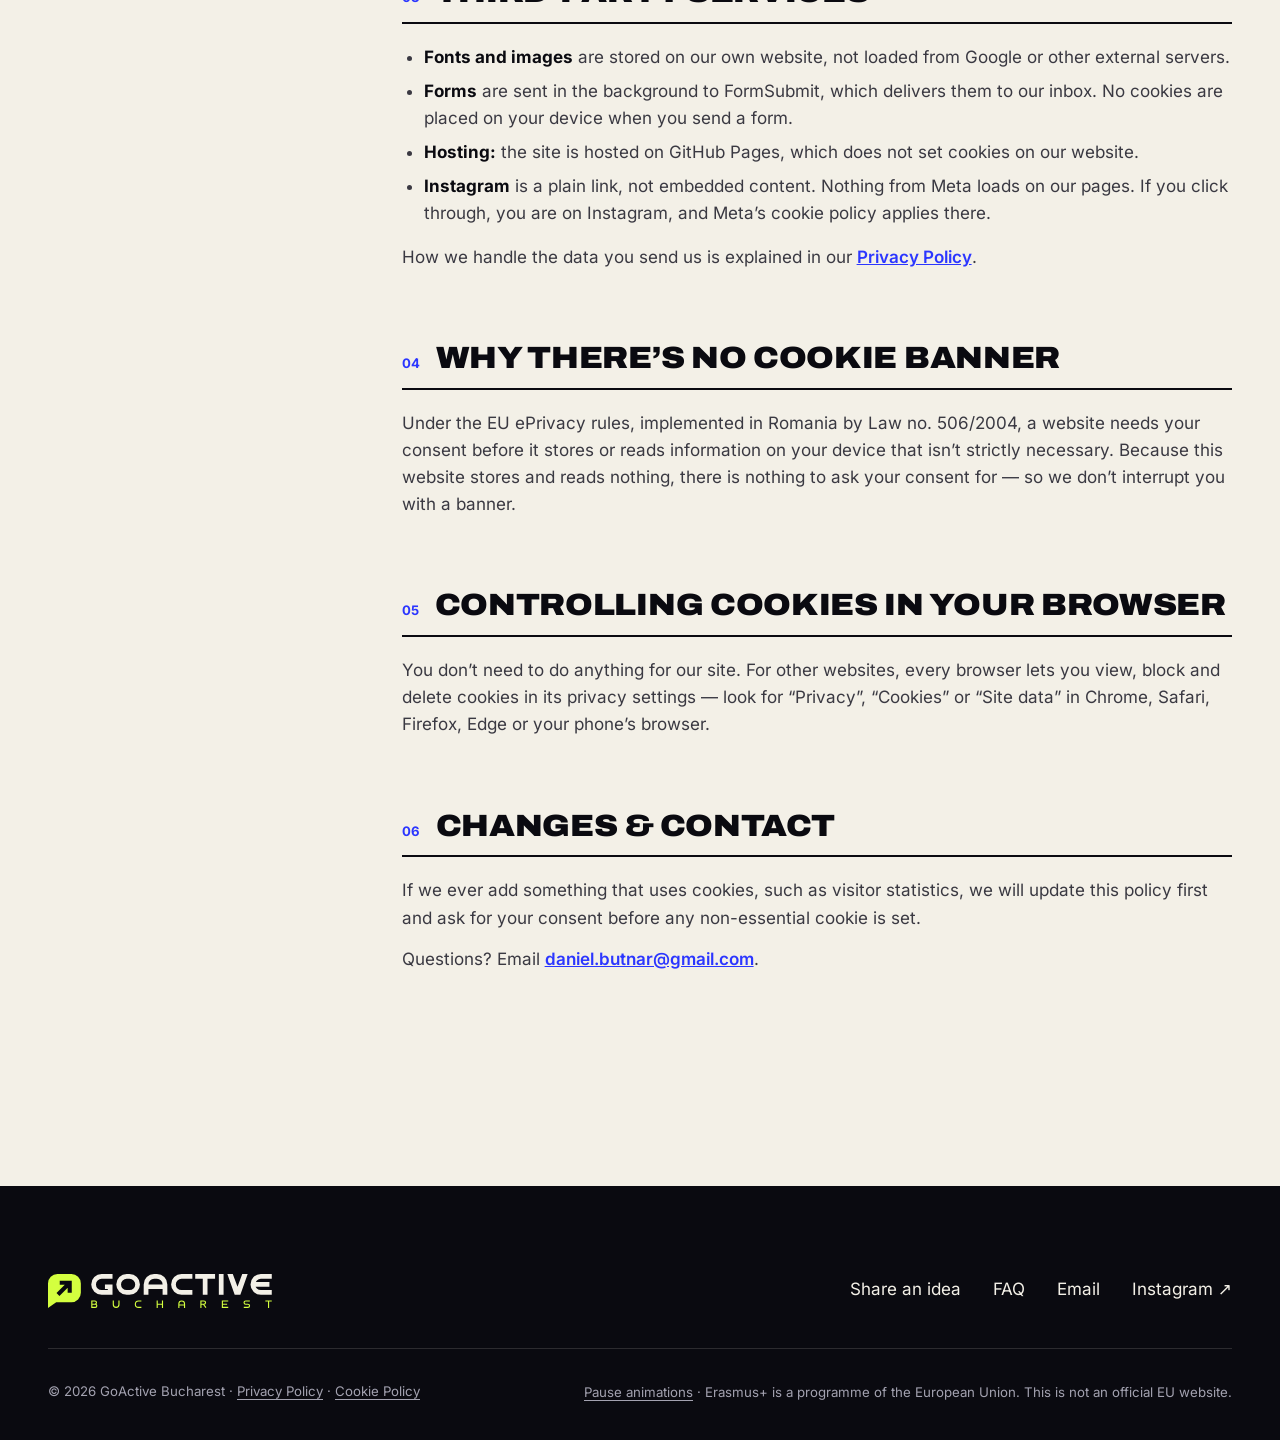
<file: cookies.html>
<!doctype html>
<html lang="en">
<head>
<meta charset="utf-8">
<meta name="viewport" content="width=device-width, initial-scale=1">
<meta http-equiv="Content-Security-Policy" content="default-src 'self'; script-src 'self' 'sha256-qOhFsq0QMV2REqNwk5hGH5bZE9SkX6gt6yeyKdYPv+U='; style-src 'self' 'unsafe-inline'; img-src 'self' data:; font-src 'self'; connect-src 'self' https://formsubmit.co; form-action https://formsubmit.co; base-uri 'self'; object-src 'none'">
<meta name="referrer" content="strict-origin-when-cross-origin">
<title>Cookie Policy — GoActive Bucharest</title>
<meta name="description" content="GoActive Bucharest does not use cookies or tracking. Here is exactly what that means.">
<meta name="theme-color" content="#F3F0E7">
<meta property="og:type" content="website">
<meta property="og:site_name" content="GoActive Bucharest">
<meta property="og:locale" content="en_GB">
<meta property="og:title" content="Cookie Policy — GoActive Bucharest">
<meta property="og:description" content="GoActive Bucharest does not use cookies or tracking. Here is exactly what that means.">
<meta property="og:url" content="https://goactivebucharest.me/cookies.html">
<meta property="og:image" content="https://goactivebucharest.me/assets/logo/og-image.png">
<meta property="og:image:width" content="1200">
<meta property="og:image:height" content="630">
<meta property="og:image:alt" content="GoActive Bucharest — Every voice gets the mic.">
<meta name="twitter:card" content="summary_large_image">
<link rel="canonical" href="https://goactivebucharest.me/cookies.html">
<link rel="icon" href="assets/logo/icon.svg" type="image/svg+xml">
<link rel="apple-touch-icon" href="assets/logo/apple-touch-icon.png">
<link rel="manifest" href="site.webmanifest">
<link rel="preload" href="assets/fonts/archivo-latin.woff2" as="font" type="font/woff2" crossorigin>
<link rel="stylesheet" href="assets/css/fonts.css">
<link rel="stylesheet" href="assets/css/style.css">
<script>document.documentElement.classList.add("js")</script>
<script src="assets/js/main.js" defer></script>
</head>
<body>
<a class="skip" href="#main">Skip to content</a>

<header class="site-header">
  <div class="wrap header__inner">
    <a class="logo" href="index.html" aria-label="GoActive Bucharest home">
      <img class="logo__img" src="assets/logo/logo-horizontal-light.svg" alt="GoActive Bucharest" width="474" height="72">
    </a>
    <nav class="nav" aria-label="Main">
      <ul class="nav__list">
        <li><a href="index.html#exchange">What’s an exchange</a></li>
        <li><a href="index.html#how">How it works</a></li>
        <li><a href="index.html#team">Team</a></li>
        <li><a href="index.html#faq">FAQ</a></li>
      </ul>
    </nav>
    <a class="btn btn--solid btn--head header__cta" href="index.html#idea">Share an idea</a>
    <button class="burger" type="button" aria-label="Open menu" aria-expanded="false" aria-controls="mobile-menu"><span></span><span></span></button>
  </div>
</header>

<div class="mobile-menu" id="mobile-menu">
  <ul>
    <li><a href="index.html#exchange">What’s an exchange</a></li>
    <li><a href="index.html#how">How it works</a></li>
    <li><a href="index.html#team">Team</a></li>
    <li><a href="index.html#faq">FAQ</a></li>
  </ul>
  <a class="btn" href="index.html#idea">Share an idea <svg class="arrow arrow--r" width="14" height="14" viewBox="0 0 14 14" aria-hidden="true"><path d="M2 7h10M8 3l4 4-4 4" stroke="currentColor" stroke-width="2" fill="none" stroke-linecap="round" stroke-linejoin="round"/></svg></a>
</div>

<main id="main">

  <section class="hero hero--page">
    <div class="orb" aria-hidden="true"></div>
    <div class="wrap hero__inner">
      <p class="kicker">Legal · Cookies</p>
      <h1 class="display h-xxl hero__title">
        <span class="line"><span style="--i:0">Cookie</span></span>
        <span class="line"><span style="--i:1" class="hl">Policy.</span></span>
      </h1>
      <p class="lead">Short version: <strong>this website uses no cookies at all.</strong> No analytics, no advertising, no tracking — which is why you never see a cookie banner here.</p>
      <p class="updated">Last updated: 14 September 2026</p>
    </div>
  </section>

  <section class="section section--paper">
    <div class="wrap legal">
      <nav class="toc" aria-label="Cookie policy sections">
        <p class="label">On this page</p>
        <ol>
          <li><a href="#what">What cookies are</a></li>
          <li><a href="#ours">Cookies on this website</a></li>
          <li><a href="#third">Third-party services</a></li>
          <li><a href="#banner">Why there’s no banner</a></li>
          <li><a href="#browser">Controlling cookies</a></li>
          <li><a href="#changes">Changes &amp; contact</a></li>
        </ol>
      </nav>

      <article class="legal__body">

        <div class="callout reveal"><p>✓ No cookies &nbsp;·&nbsp; ✓ No local storage &nbsp;·&nbsp; ✓ No analytics &nbsp;·&nbsp; ✓ No ads or tracking pixels &nbsp;·&nbsp; ✓ No embedded social media</p></div>

        <section id="what">
          <h2><span class="n">01</span>What cookies are</h2>
          <p>Cookies are small text files a website stores on your phone or computer. Similar technologies, such as local storage, session storage and tracking pixels, can also store or read information on your device. Websites often use them to remember settings, measure visitors or show advertising.</p>
        </section>

        <section id="ours">
          <h2><span class="n">02</span>Cookies on this website</h2>
          <p>We built GoActive Bucharest to work without any of them. The website itself does not place cookies on your device, and it doesn’t use local storage, session storage or any other technology to store or read information on your device.</p>
          <div class="table-wrap" role="region" tabindex="0" aria-label="Cookies on this website (scrollable table)">
            <table>
              <thead><tr><th>Name</th><th>Provider</th><th>Purpose</th><th>Duration</th></tr></thead>
              <tbody>
                <tr><td colspan="4"><strong>None.</strong> This website sets no cookies.</td></tr>
              </tbody>
            </table>
          </div>
        </section>

        <section id="third">
          <h2><span class="n">03</span>Third-party services</h2>
          <ul>
            <li><strong>Fonts and images</strong> are stored on our own website, not loaded from Google or other external servers.</li>
            <li><strong>Forms</strong> are sent in the background to FormSubmit, which delivers them to our inbox. No cookies are placed on your device when you send a form.</li>
            <li><strong>Hosting:</strong> the site is hosted on GitHub Pages, which does not set cookies on our website.</li>
            <li><strong>Instagram</strong> is a plain link, not embedded content. Nothing from Meta loads on our pages. If you click through, you are on Instagram, and Meta’s cookie policy applies there.</li>
          </ul>
          <p>How we handle the data you send us is explained in our <a href="privacy.html">Privacy Policy</a>.</p>
        </section>

        <section id="banner">
          <h2><span class="n">04</span>Why there’s no cookie banner</h2>
          <p>Under the EU ePrivacy rules, implemented in Romania by Law no. 506/2004, a website needs your consent before it stores or reads information on your device that isn’t strictly necessary. Because this website stores and reads nothing, there is nothing to ask your consent for — so we don’t interrupt you with a banner.</p>
        </section>

        <section id="browser">
          <h2><span class="n">05</span>Controlling cookies in your browser</h2>
          <p>You don’t need to do anything for our site. For other websites, every browser lets you view, block and delete cookies in its privacy settings — look for “Privacy”, “Cookies” or “Site data” in Chrome, Safari, Firefox, Edge or your phone’s browser.</p>
        </section>

        <section id="changes">
          <h2><span class="n">06</span>Changes &amp; contact</h2>
          <p>If we ever add something that uses cookies, such as visitor statistics, we will update this policy first and ask for your consent before any non-essential cookie is set.</p>
          <p>Questions? Email <a href="mailto:daniel.butnar@gmail.com">daniel.butnar@gmail.com</a>.</p>
        </section>

      </article>
    </div>
  </section>

</main>

<footer class="site-footer">
  <div class="wrap footer__inner">
    <div class="footer__top">
      <img class="footer__logo" src="assets/logo/logo-horizontal-dark.svg" alt="GoActive Bucharest" width="474" height="72" loading="lazy">
      <ul class="footer__links">
        <li><a href="index.html#idea">Share an idea</a></li>
        <li><a href="index.html#faq">FAQ</a></li>
        <li><a href="mailto:daniel.butnar@gmail.com">Email</a></li>
        <li><a href="https://www.instagram.com/goactivebucharest" target="_blank" rel="noopener">Instagram ↗</a></li>
      </ul>
    </div>
    <div class="footer__bottom">
      <span>© <span data-year>2026</span> GoActive Bucharest · <a href="privacy.html">Privacy Policy</a> · <a href="cookies.html">Cookie Policy</a></span>
      <span><button class="motion-toggle" type="button" data-motion-toggle aria-pressed="false">Pause animations</button> · Erasmus+ is a programme of the European Union. This is not an official EU website.</span>
    </div>
  </div>
</footer>
</body>
</html>
</file>
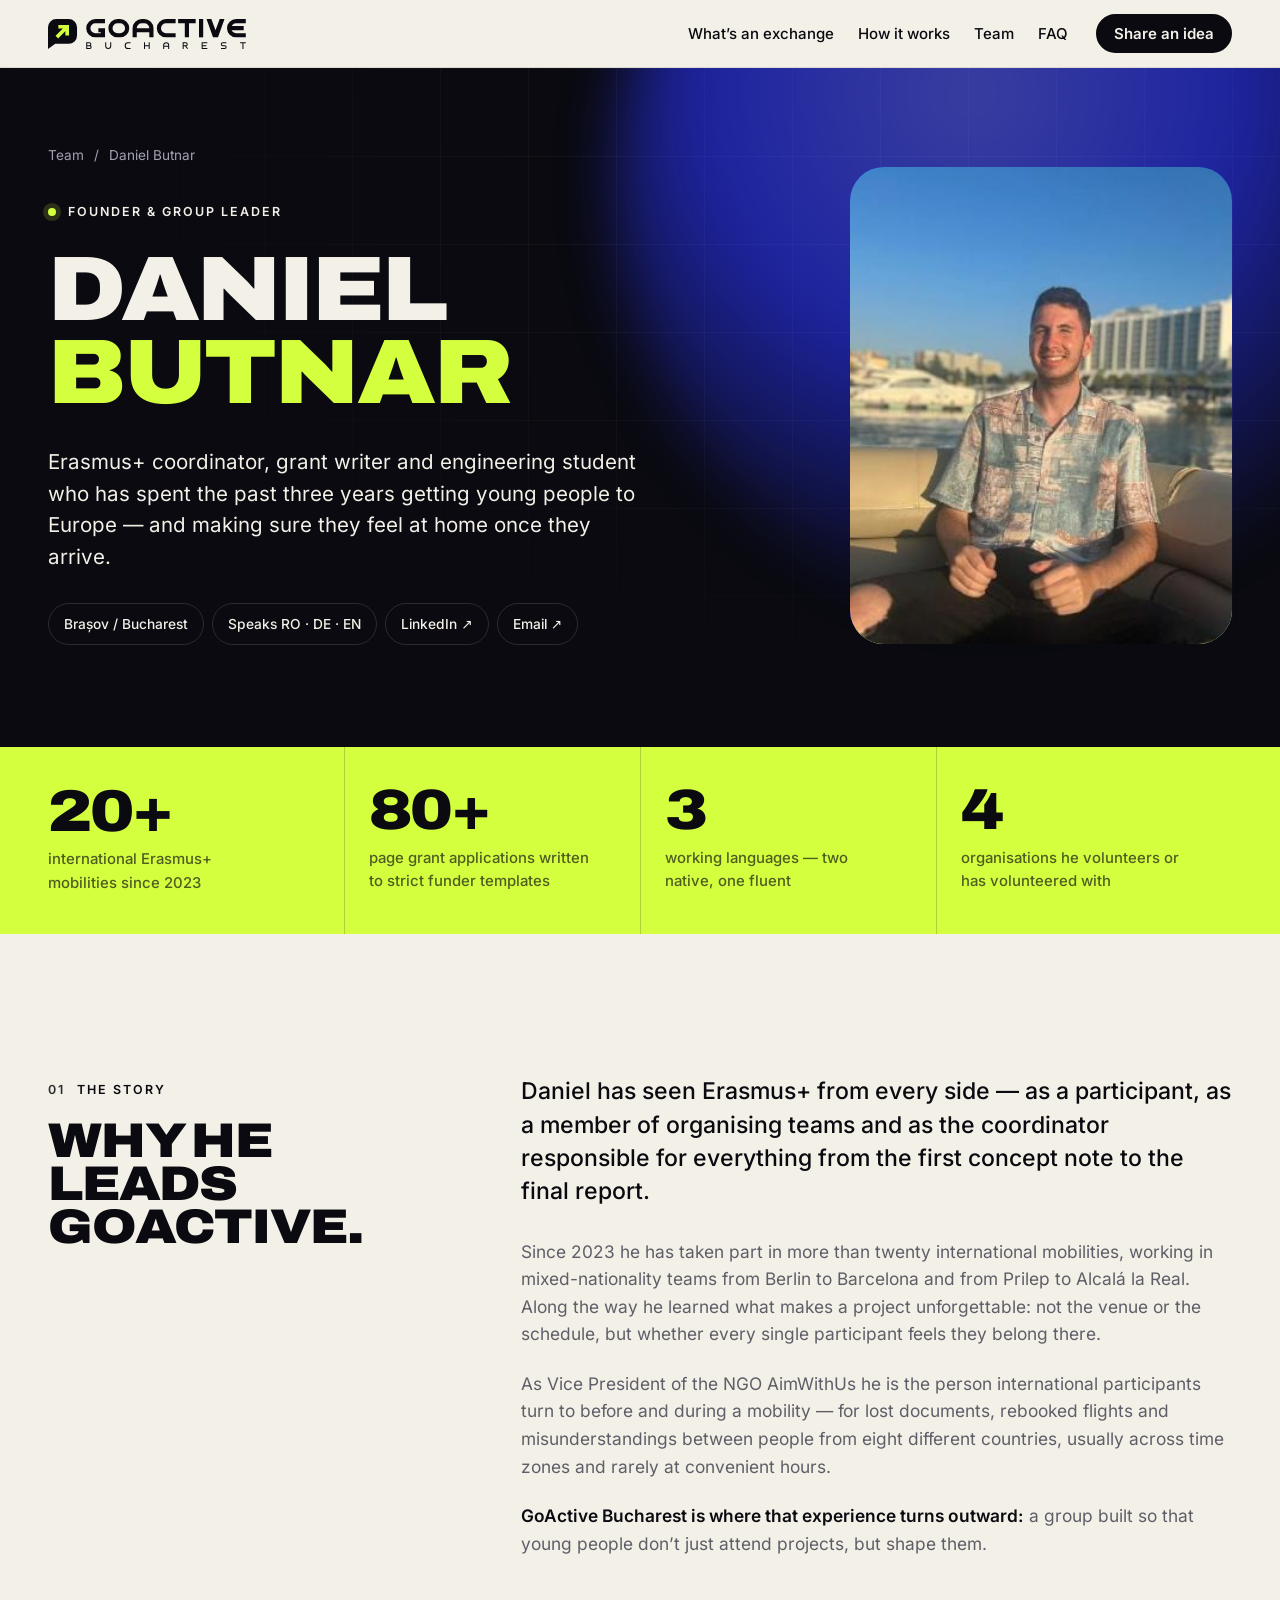
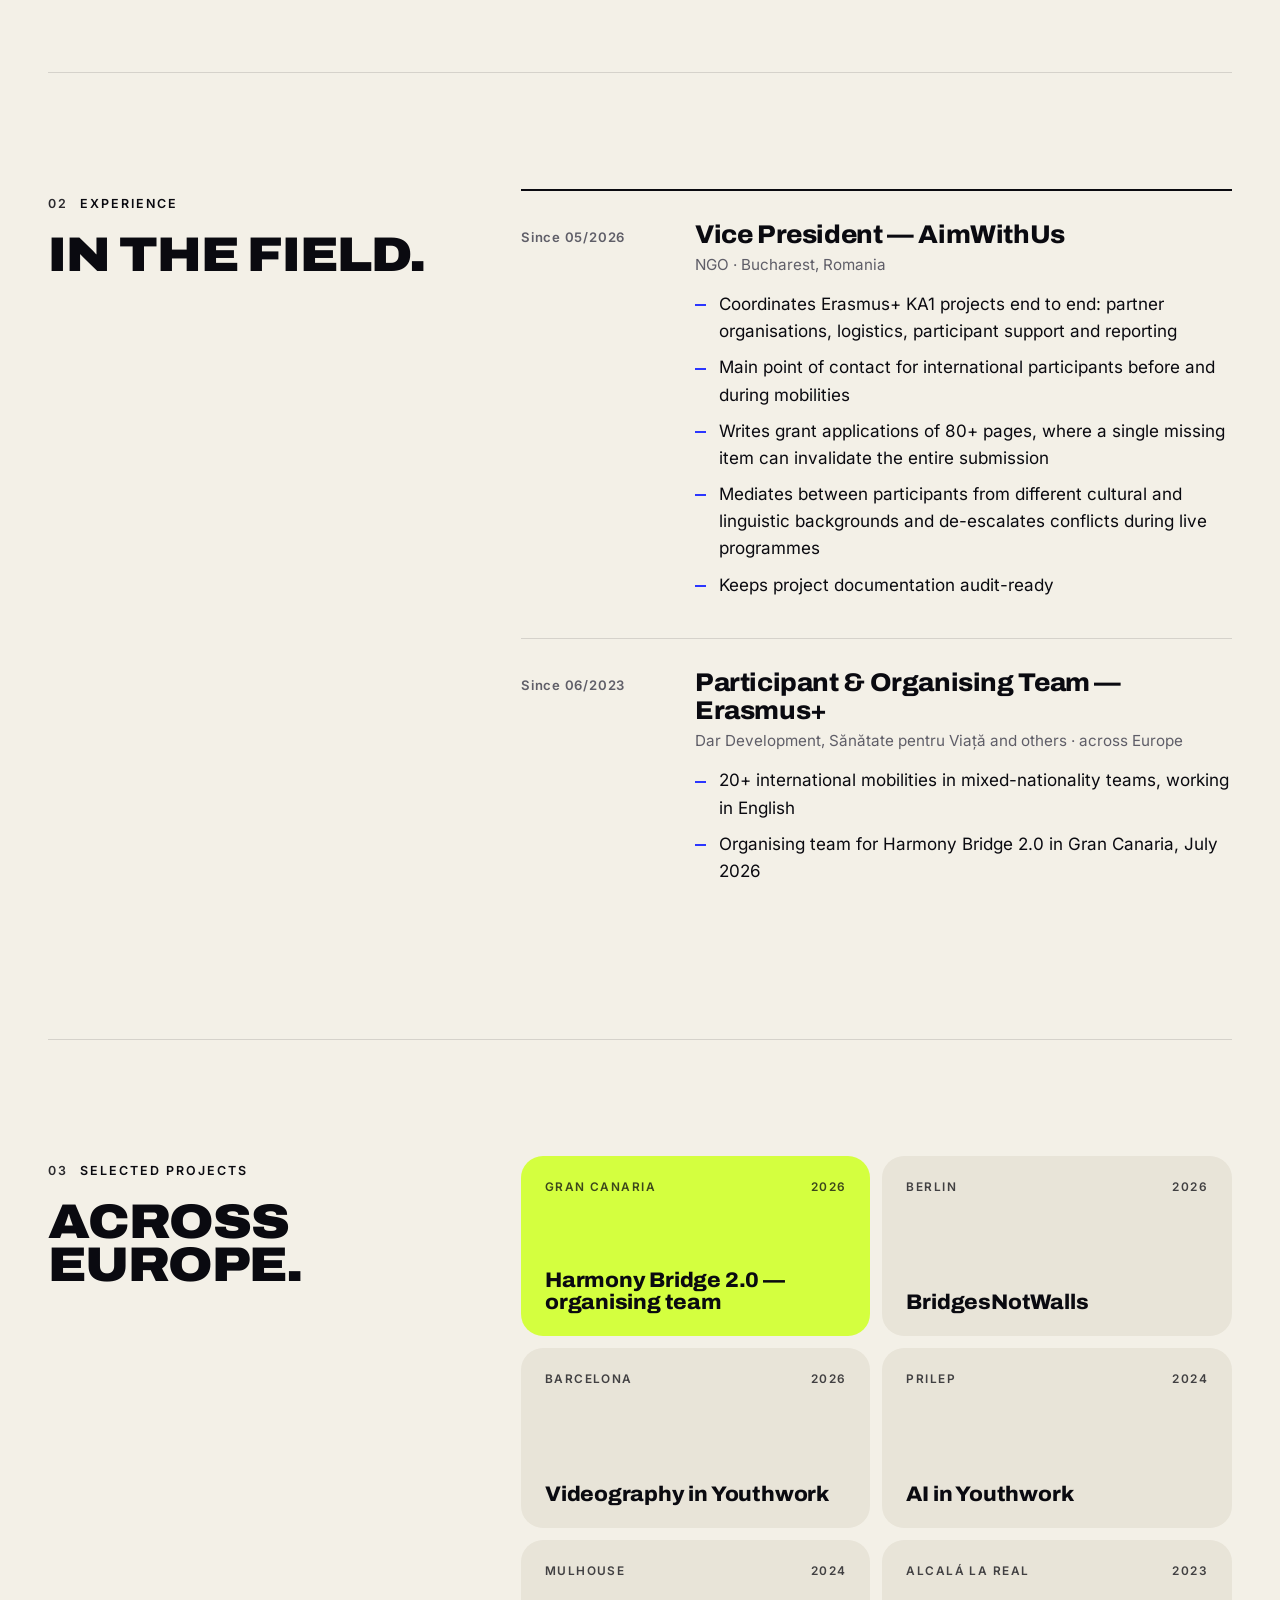
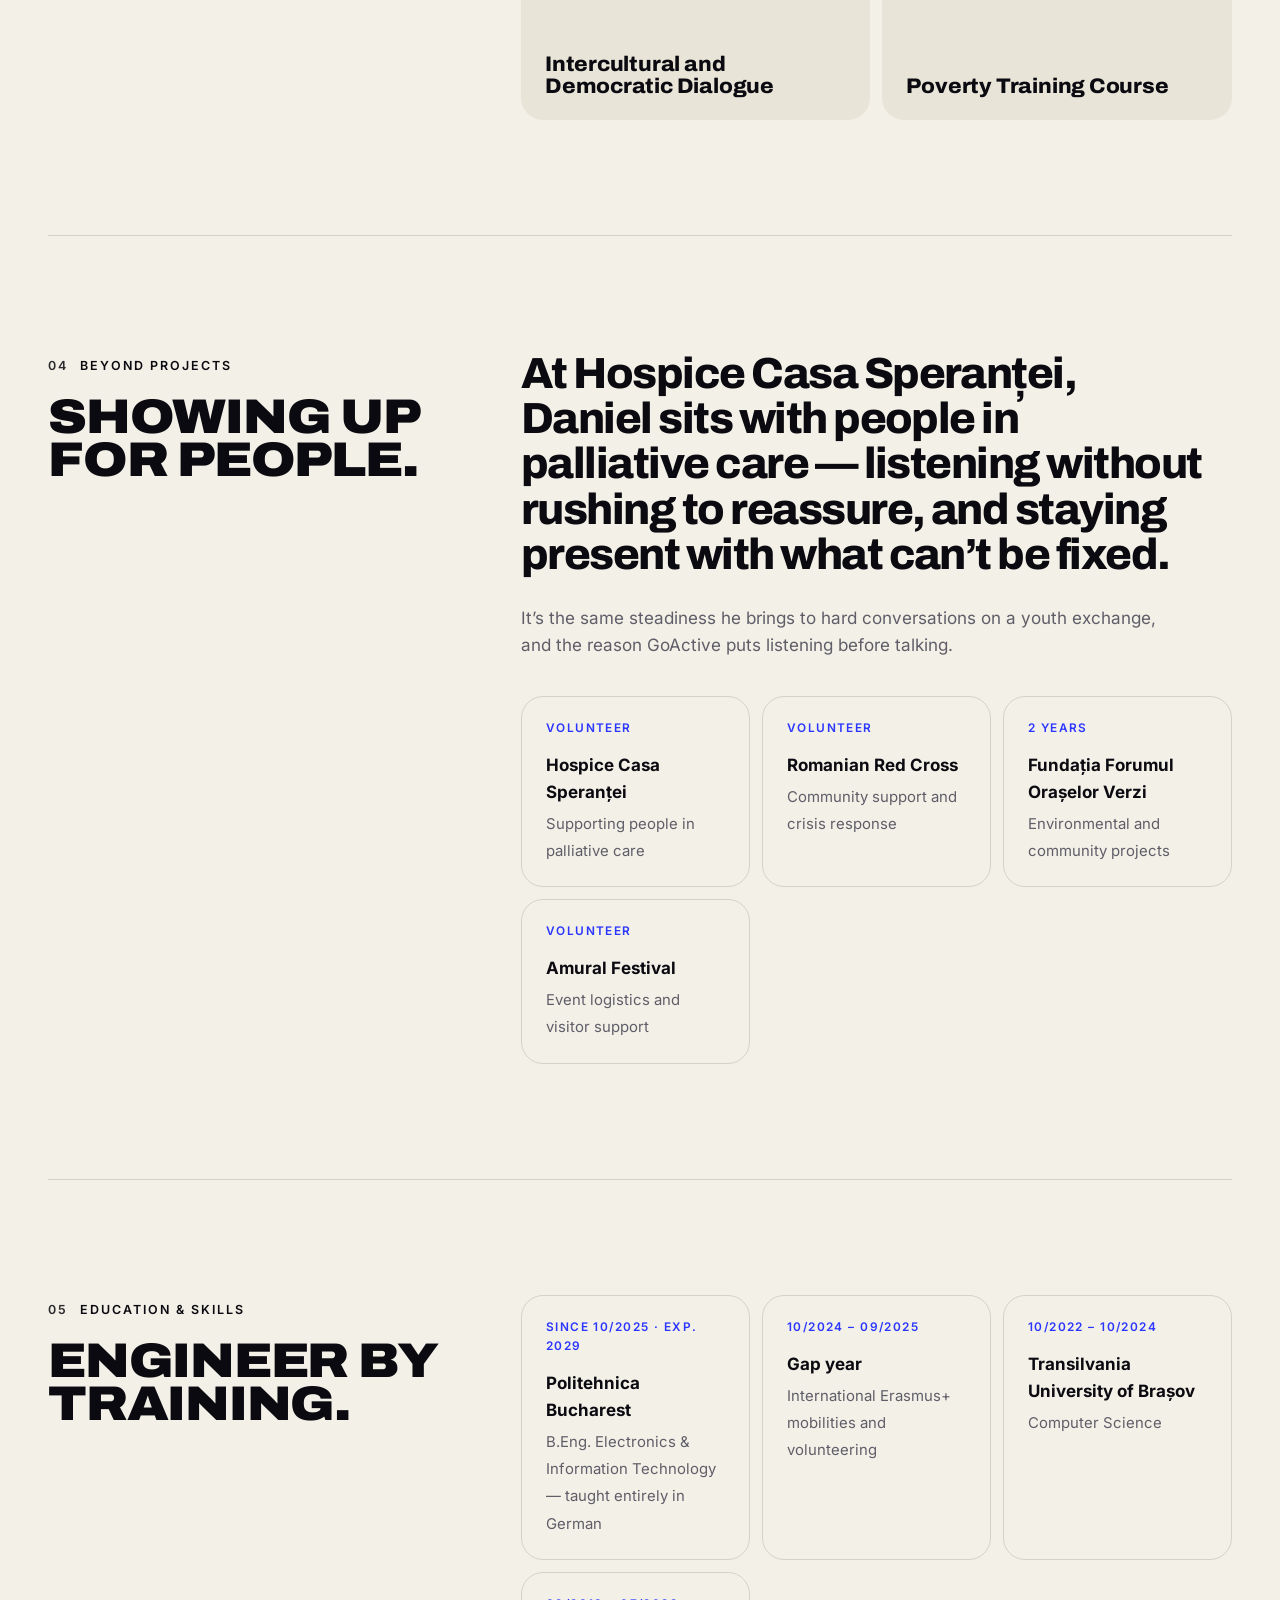
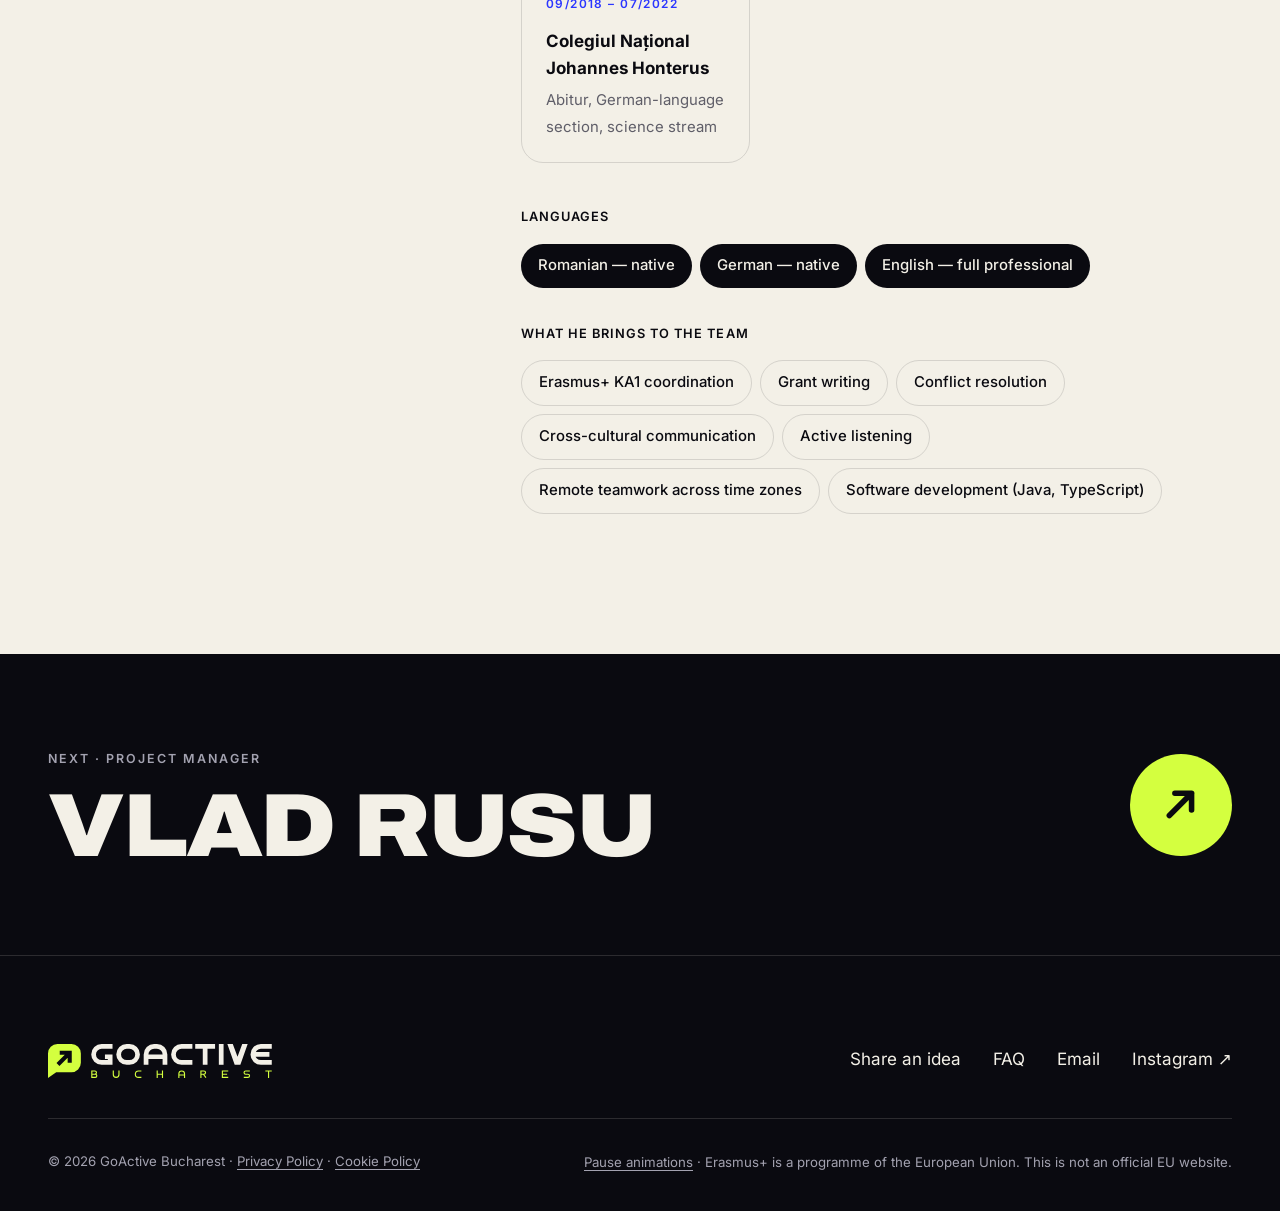
<file: daniel-butnar.html>
<!doctype html>
<html lang="en">
<head>
<meta charset="utf-8">
<meta name="viewport" content="width=device-width, initial-scale=1">
<meta http-equiv="Content-Security-Policy" content="default-src 'self'; script-src 'self' 'sha256-qOhFsq0QMV2REqNwk5hGH5bZE9SkX6gt6yeyKdYPv+U='; style-src 'self' 'unsafe-inline'; img-src 'self' data:; font-src 'self'; connect-src 'self' https://formsubmit.co; form-action https://formsubmit.co; base-uri 'self'; object-src 'none'">
<meta name="referrer" content="strict-origin-when-cross-origin">
<title>Daniel Butnar — Group Leader — GoActive Bucharest</title>
<meta name="description" content="Daniel Butnar leads GoActive Bucharest: Erasmus+ coordinator, grant writer and engineering student with 20+ international mobilities.">
<meta name="theme-color" content="#F3F0E7">
<link rel="canonical" href="https://goactivebucharest.me/daniel-butnar.html">
<meta property="og:type" content="website">
<meta property="og:site_name" content="GoActive Bucharest">
<meta property="og:locale" content="en_GB">
<meta property="og:title" content="Daniel Butnar — Group Leader — GoActive Bucharest">
<meta property="og:description" content="Daniel Butnar leads GoActive Bucharest: Erasmus+ coordinator, grant writer and engineering student with 20+ international mobilities.">
<meta property="og:url" content="https://goactivebucharest.me/daniel-butnar.html">
<meta property="og:image" content="https://goactivebucharest.me/assets/logo/og-image.png">
<meta property="og:image:width" content="1200">
<meta property="og:image:height" content="630">
<meta property="og:image:alt" content="GoActive Bucharest — Every voice gets the mic.">
<meta name="twitter:card" content="summary_large_image">
<link rel="icon" href="assets/logo/icon.svg" type="image/svg+xml">
<link rel="apple-touch-icon" href="assets/logo/apple-touch-icon.png">
<link rel="manifest" href="site.webmanifest">
<link rel="preload" href="assets/fonts/archivo-latin.woff2" as="font" type="font/woff2" crossorigin>
<link rel="stylesheet" href="assets/css/fonts.css">
<link rel="stylesheet" href="assets/css/style.css">
<script>document.documentElement.classList.add("js")</script>
<script src="assets/js/main.js" defer></script>
</head>
<body>
<a class="skip" href="#main">Skip to content</a>

<header class="site-header">
  <div class="wrap header__inner">
    <a class="logo" href="index.html" aria-label="GoActive Bucharest home">
      <img class="logo__img" src="assets/logo/logo-horizontal-light.svg" alt="GoActive Bucharest" width="474" height="72">
    </a>
    <nav class="nav" aria-label="Main">
      <ul class="nav__list">
        <li><a href="index.html#exchange">What’s an exchange</a></li>
        <li><a href="index.html#how">How it works</a></li>
        <li><a href="index.html#team">Team</a></li>
        <li><a href="index.html#faq">FAQ</a></li>
      </ul>
    </nav>
    <a class="btn btn--solid btn--head header__cta" href="index.html#idea">Share an idea</a>
    <button class="burger" type="button" aria-label="Open menu" aria-expanded="false" aria-controls="mobile-menu"><span></span><span></span></button>
  </div>
</header>

<div class="mobile-menu" id="mobile-menu">
  <ul>
    <li><a href="index.html#exchange">What’s an exchange</a></li>
    <li><a href="index.html#how">How it works</a></li>
    <li><a href="index.html#team">Team</a></li>
    <li><a href="index.html#faq">FAQ</a></li>
  </ul>
  <a class="btn" href="index.html#idea">Share an idea <svg class="arrow arrow--r" width="14" height="14" viewBox="0 0 14 14" aria-hidden="true"><path d="M2 7h10M8 3l4 4-4 4" stroke="currentColor" stroke-width="2" fill="none" stroke-linecap="round" stroke-linejoin="round"/></svg></a>
</div>

<main id="main">

  <section class="profile-hero">
    <div class="orb" aria-hidden="true"></div>
    <div class="wrap profile-hero__grid">
      <div>
        <p class="crumbs"><a href="index.html#team">Team</a><span aria-hidden="true">/</span><span>Daniel Butnar</span></p>
        <p class="kicker">Founder &amp; Group Leader</p>
        <h1 class="display hero__title">
          <span class="line"><span style="--i:0">Daniel</span></span>
          <span class="line"><span style="--i:1" class="hl">Butnar</span></span>
        </h1>
        <p class="lead">Erasmus+ coordinator, grant writer and engineering student who has spent the past three years getting young people to Europe — and making sure they feel at home once they arrive.</p>
        <div class="tags">
          <span class="tag">Brașov / Bucharest</span>
          <span class="tag">Speaks RO · DE · EN</span>
          <a class="tag" href="https://www.linkedin.com/in/daniel-butnar" target="_blank" rel="noopener">LinkedIn ↗</a>
          <a class="tag" href="mailto:daniel.butnar@gmail.com">Email ↗</a>
        </div>
      </div>
      <div class="portrait reveal"><span class="portrait__tag">GoActive · Leader</span><span class="portrait__initials" aria-hidden="true">DB</span><img src="assets/img/daniel.jpg" alt="Portrait of Daniel Butnar" width="320" height="400" data-optional-photo></div>
    </div>
  </section>

  <section class="section--lime">
    <div class="wrap facts">
      <div class="fact"><span class="fact__v"><span data-count="20">20</span>+</span><span class="fact__l">international Erasmus+ mobilities since 2023</span></div>
      <div class="fact"><span class="fact__v"><span data-count="80">80</span>+</span><span class="fact__l">page grant applications written to strict funder templates</span></div>
      <div class="fact"><span class="fact__v"><span data-count="3">3</span></span><span class="fact__l">working languages — two native, one fluent</span></div>
      <div class="fact"><span class="fact__v"><span data-count="4">4</span></span><span class="fact__l">organisations he volunteers or has volunteered with</span></div>
    </div>
  </section>

  <section class="section section--paper">
    <div class="wrap">

      <div class="split">
        <div class="split__aside">
          <p class="label"><span class="n">01</span> The story</p>
          <h2 class="display">Why he leads GoActive.</h2>
        </div>
        <div class="prose reveal">
          <p class="big">Daniel has seen Erasmus+ from every side — as a participant, as a member of organising teams and as the coordinator responsible for everything from the first concept note to the final report.</p>
          <p>Since 2023 he has taken part in more than twenty international mobilities, working in mixed-nationality teams from Berlin to Barcelona and from Prilep to Alcalá la Real. Along the way he learned what makes a project unforgettable: not the venue or the schedule, but whether every single participant feels they belong there.</p>
          <p>As Vice President of the NGO AimWithUs he is the person international participants turn to before and during a mobility — for lost documents, rebooked flights and misunderstandings between people from eight different countries, usually across time zones and rarely at convenient hours.</p>
          <p><strong>GoActive Bucharest is where that experience turns outward:</strong> a group built so that young people don’t just attend projects, but shape them.</p>
        </div>
      </div>

      <div class="split">
        <div class="split__aside">
          <p class="label"><span class="n">02</span> Experience</p>
          <h2 class="display">In the field.</h2>
        </div>
        <ol class="timeline reveal">
          <li class="tl">
            <span class="tl__when">Since 05/2026</span>
            <div>
              <h3>Vice President — AimWithUs</h3>
              <p class="where">NGO · Bucharest, Romania</p>
              <ul class="ticks">
                <li>Coordinates Erasmus+ KA1 projects end to end: partner organisations, logistics, participant support and reporting</li>
                <li>Main point of contact for international participants before and during mobilities</li>
                <li>Writes grant applications of 80+ pages, where a single missing item can invalidate the entire submission</li>
                <li>Mediates between participants from different cultural and linguistic backgrounds and de-escalates conflicts during live programmes</li>
                <li>Keeps project documentation audit-ready</li>
              </ul>
            </div>
          </li>
          <li class="tl">
            <span class="tl__when">Since 06/2023</span>
            <div>
              <h3>Participant &amp; Organising Team — Erasmus+</h3>
              <p class="where">Dar Development, Sănătate pentru Viață and others · across Europe</p>
              <ul class="ticks">
                <li>20+ international mobilities in mixed-nationality teams, working in English</li>
                <li>Organising team for Harmony Bridge 2.0 in Gran Canaria, July 2026</li>
              </ul>
            </div>
          </li>
        </ol>
      </div>

      <div class="split">
        <div class="split__aside">
          <p class="label"><span class="n">03</span> Selected projects</p>
          <h2 class="display">Across Europe.</h2>
        </div>
        <div class="proj-grid reveal">
          <article class="proj proj--hi"><div class="proj__meta"><span>Gran Canaria</span><span>2026</span></div><h3>Harmony Bridge 2.0 — organising team</h3></article>
          <article class="proj"><div class="proj__meta"><span>Berlin</span><span>2026</span></div><h3>BridgesNotWalls</h3></article>
          <article class="proj"><div class="proj__meta"><span>Barcelona</span><span>2026</span></div><h3>Videography in Youthwork</h3></article>
          <article class="proj"><div class="proj__meta"><span>Prilep</span><span>2024</span></div><h3>AI in Youthwork</h3></article>
          <article class="proj"><div class="proj__meta"><span>Mulhouse</span><span>2024</span></div><h3>Intercultural and Democratic Dialogue</h3></article>
          <article class="proj"><div class="proj__meta"><span>Alcalá la Real</span><span>2023</span></div><h3>Poverty Training Course</h3></article>
        </div>
      </div>

      <div class="split">
        <div class="split__aside">
          <p class="label"><span class="n">04</span> Beyond projects</p>
          <h2 class="display">Showing up for people.</h2>
        </div>
        <div class="reveal">
          <p class="pull">At Hospice Casa Speranței, Daniel sits with people in palliative care — listening without rushing to reassure, and staying present with what can’t be fixed.</p>
          <p class="muted" style="margin:28px 0 36px;max-width:60ch">It’s the same steadiness he brings to hard conversations on a youth exchange, and the reason GoActive puts listening before talking.</p>
          <div class="mini-grid">
            <div class="mini"><span class="when">Volunteer</span><strong>Hospice Casa Speranței</strong><span>Supporting people in palliative care</span></div>
            <div class="mini"><span class="when">Volunteer</span><strong>Romanian Red Cross</strong><span>Community support and crisis response</span></div>
            <div class="mini"><span class="when">2 years</span><strong>Fundația Forumul Orașelor Verzi</strong><span>Environmental and community projects</span></div>
            <div class="mini"><span class="when">Volunteer</span><strong>Amural Festival</strong><span>Event logistics and visitor support</span></div>
          </div>
        </div>
      </div>

      <div class="split">
        <div class="split__aside">
          <p class="label"><span class="n">05</span> Education &amp; skills</p>
          <h2 class="display">Engineer by training.</h2>
        </div>
        <div class="reveal">
          <div class="mini-grid">
            <div class="mini"><span class="when">Since 10/2025 · exp. 2029</span><strong>Politehnica Bucharest</strong><span>B.Eng. Electronics &amp; Information Technology — taught entirely in German</span></div>
            <div class="mini"><span class="when">10/2024 – 09/2025</span><strong>Gap year</strong><span>International Erasmus+ mobilities and volunteering</span></div>
            <div class="mini"><span class="when">10/2022 – 10/2024</span><strong>Transilvania University of Brașov</strong><span>Computer Science</span></div>
            <div class="mini"><span class="when">09/2018 – 07/2022</span><strong>Colegiul Național Johannes Honterus</strong><span>Abitur, German-language section, science stream</span></div>
          </div>
          <h3 class="group-label" style="margin:44px 0 16px">Languages</h3>
          <div class="chips">
            <span class="chip">Romanian — native</span>
            <span class="chip">German — native</span>
            <span class="chip">English — full professional</span>
          </div>
          <h3 class="group-label" style="margin:36px 0 16px">What he brings to the team</h3>
          <div class="chips">
            <span class="chip chip--line">Erasmus+ KA1 coordination</span>
            <span class="chip chip--line">Grant writing</span>
            <span class="chip chip--line">Conflict resolution</span>
            <span class="chip chip--line">Cross-cultural communication</span>
            <span class="chip chip--line">Active listening</span>
            <span class="chip chip--line">Remote teamwork across time zones</span>
            <span class="chip chip--line">Software development (Java, TypeScript)</span>
          </div>
        </div>
      </div>

    </div>
  </section>

  <section class="section--ink">
    <div class="wrap">
      <a class="next" href="vlad-rusu.html">
        <div><p class="label">Next · Project Manager</p><p class="display">Vlad Rusu</p></div>
        <span class="next__arrow" aria-hidden="true"><svg viewBox="0 0 14 14"><path d="M3 11 11 3M5 3h6v6" stroke="currentColor" stroke-width="2" fill="none" stroke-linecap="round" stroke-linejoin="round"/></svg></span>
      </a>
    </div>
  </section>

</main>

<footer class="site-footer" style="border-top:1px solid var(--line-d)">
  <div class="wrap footer__inner">
    <div class="footer__top">
      <img class="footer__logo" src="assets/logo/logo-horizontal-dark.svg" alt="GoActive Bucharest" width="474" height="72" loading="lazy">
      <ul class="footer__links">
        <li><a href="index.html#idea">Share an idea</a></li>
        <li><a href="index.html#faq">FAQ</a></li>
        <li><a href="mailto:daniel.butnar@gmail.com">Email</a></li>
        <li><a href="https://www.instagram.com/goactivebucharest" target="_blank" rel="noopener">Instagram ↗</a></li>
      </ul>
    </div>
    <div class="footer__bottom">
      <span>© <span data-year>2026</span> GoActive Bucharest · <a href="privacy.html">Privacy Policy</a> · <a href="cookies.html">Cookie Policy</a></span>
      <span><button class="motion-toggle" type="button" data-motion-toggle aria-pressed="false">Pause animations</button> · Erasmus+ is a programme of the European Union. This is not an official EU website.</span>
    </div>
  </div>
</footer>
</body>
</html>
</file>
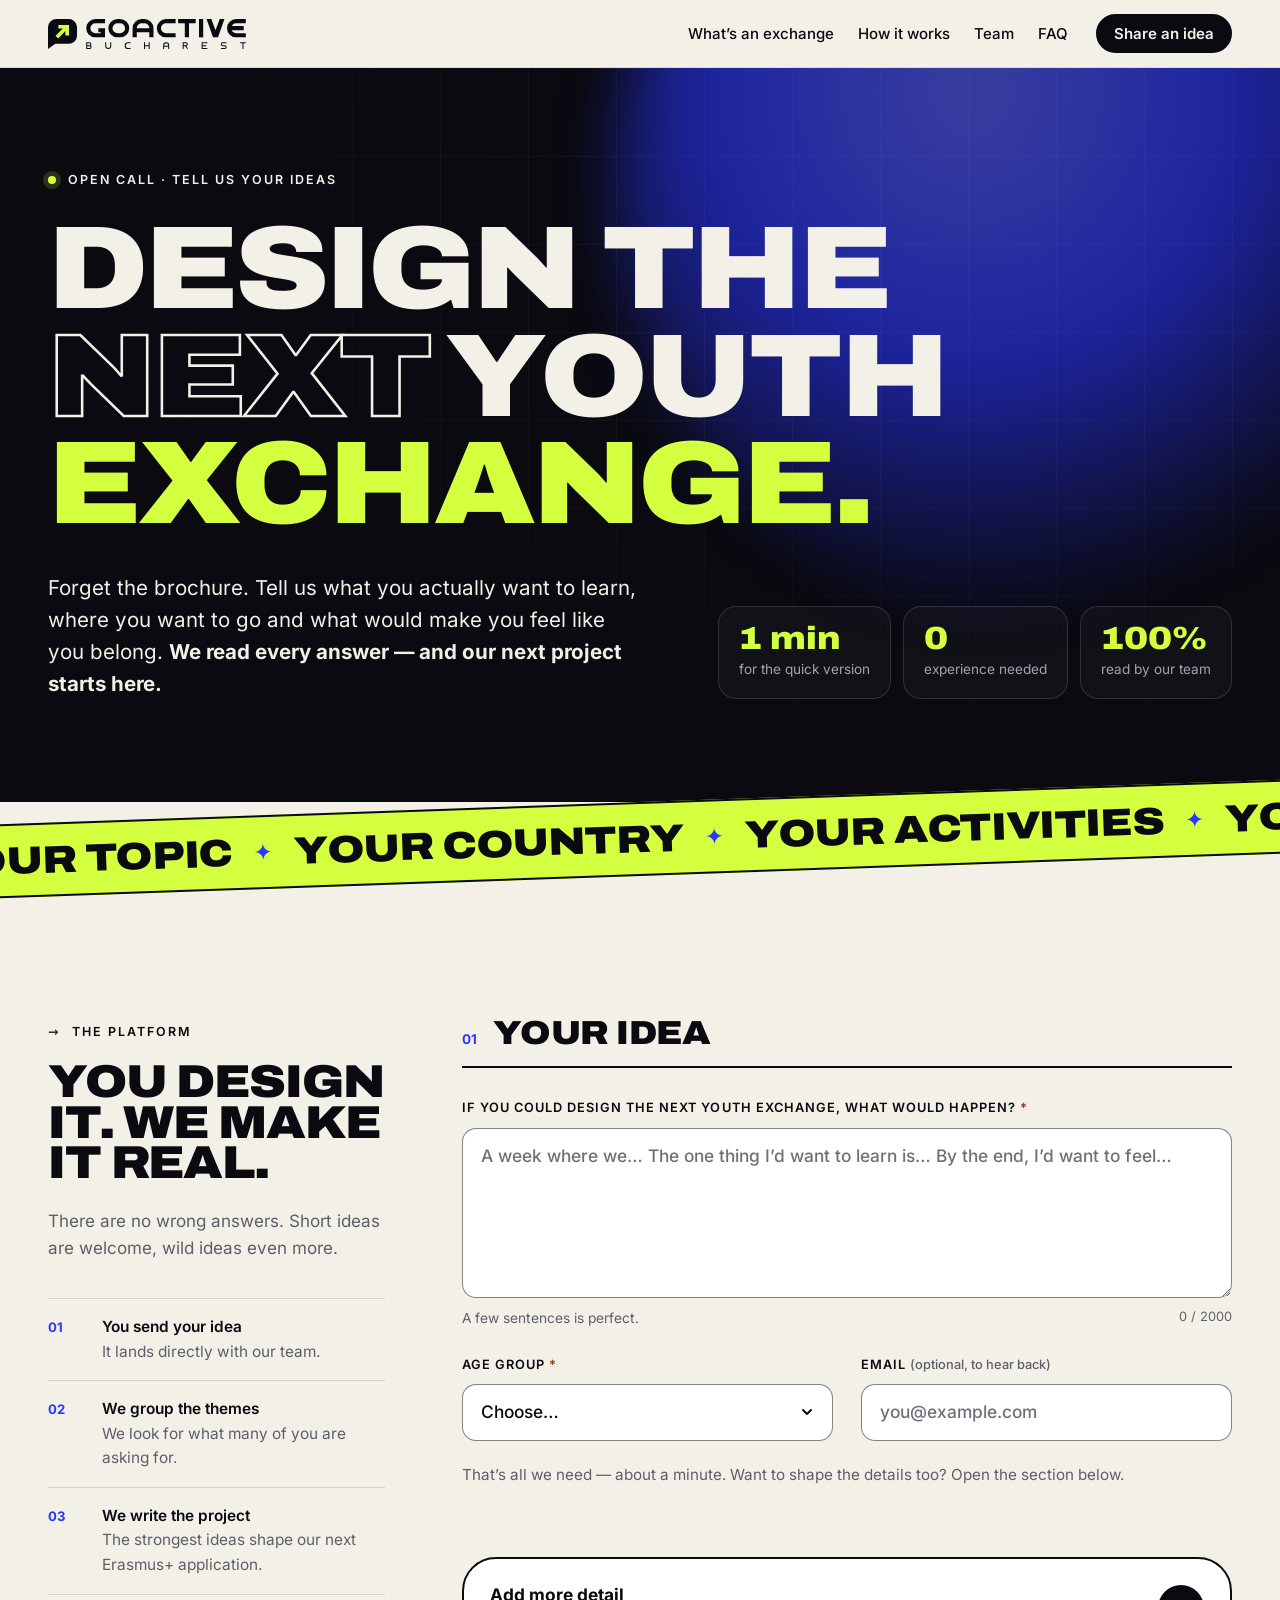
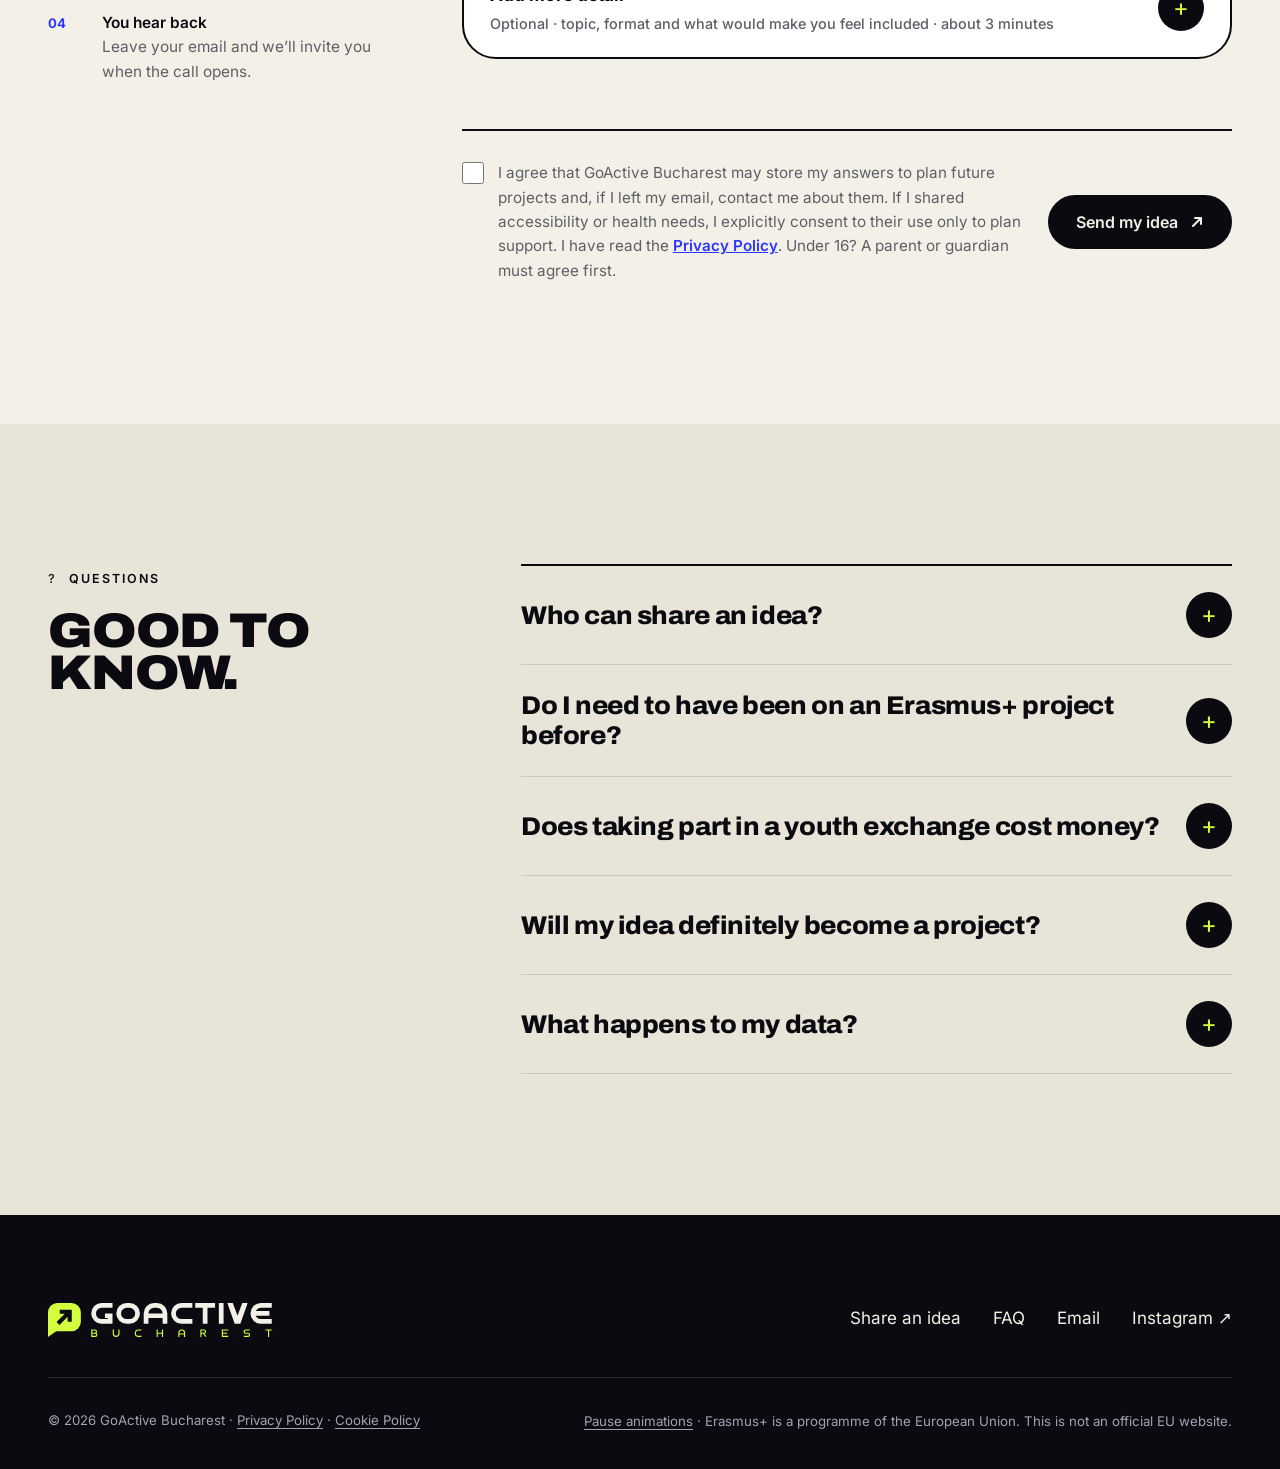
<file: ideas.html>
<!doctype html>
<html lang="en">
<head>
<meta charset="utf-8">
<meta name="viewport" content="width=device-width, initial-scale=1">
<meta http-equiv="Content-Security-Policy" content="default-src 'self'; script-src 'self' 'sha256-qOhFsq0QMV2REqNwk5hGH5bZE9SkX6gt6yeyKdYPv+U='; style-src 'self' 'unsafe-inline'; img-src 'self' data:; font-src 'self'; connect-src 'self' https://formsubmit.co; form-action https://formsubmit.co; base-uri 'self'; object-src 'none'">
<meta name="referrer" content="strict-origin-when-cross-origin">
<title>Tell us your ideas — GoActive Bucharest</title>
<meta name="description" content="Design the next youth exchange. Tell GoActive Bucharest what you want to learn, where you want to go and what would make you feel included.">
<meta name="theme-color" content="#F3F0E7">
<link rel="canonical" href="https://goactivebucharest.me/ideas.html">
<meta property="og:type" content="website">
<meta property="og:site_name" content="GoActive Bucharest">
<meta property="og:locale" content="en_GB">
<meta property="og:title" content="Tell us your ideas — GoActive Bucharest">
<meta property="og:description" content="Design the next youth exchange. Tell GoActive Bucharest what you want to learn, where you want to go and what would make you feel included.">
<meta property="og:url" content="https://goactivebucharest.me/ideas.html">
<meta property="og:image" content="https://goactivebucharest.me/assets/logo/og-image.png">
<meta property="og:image:width" content="1200">
<meta property="og:image:height" content="630">
<meta property="og:image:alt" content="GoActive Bucharest — Every voice gets the mic.">
<meta name="twitter:card" content="summary_large_image">
<link rel="icon" href="assets/logo/icon.svg" type="image/svg+xml">
<link rel="apple-touch-icon" href="assets/logo/apple-touch-icon.png">
<link rel="manifest" href="site.webmanifest">
<link rel="preload" href="assets/fonts/archivo-latin.woff2" as="font" type="font/woff2" crossorigin>
<link rel="stylesheet" href="assets/css/fonts.css">
<link rel="stylesheet" href="assets/css/style.css">
<script>document.documentElement.classList.add("js")</script>
<script src="assets/js/main.js" defer></script>
</head>
<body>
<a class="skip" href="#main">Skip to content</a>

<header class="site-header">
  <div class="wrap header__inner">
    <a class="logo" href="index.html" aria-label="GoActive Bucharest home">
      <img class="logo__img" src="assets/logo/logo-horizontal-light.svg" alt="GoActive Bucharest" width="474" height="72">
    </a>
    <nav class="nav" aria-label="Main">
      <ul class="nav__list">
        <li><a href="index.html#exchange">What’s an exchange</a></li>
        <li><a href="index.html#how">How it works</a></li>
        <li><a href="index.html#team">Team</a></li>
        <li><a href="index.html#faq">FAQ</a></li>
      </ul>
    </nav>
    <a class="btn btn--solid btn--head header__cta" href="index.html#idea">Share an idea</a>
    <button class="burger" type="button" aria-label="Open menu" aria-expanded="false" aria-controls="mobile-menu"><span></span><span></span></button>
  </div>
</header>

<div class="mobile-menu" id="mobile-menu">
  <ul>
    <li><a href="index.html#exchange">What’s an exchange</a></li>
    <li><a href="index.html#how">How it works</a></li>
    <li><a href="index.html#team">Team</a></li>
    <li><a href="index.html#faq">FAQ</a></li>
  </ul>
  <a class="btn" href="index.html#idea">Share an idea <svg class="arrow arrow--r" width="14" height="14" viewBox="0 0 14 14" aria-hidden="true"><path d="M2 7h10M8 3l4 4-4 4" stroke="currentColor" stroke-width="2" fill="none" stroke-linecap="round" stroke-linejoin="round"/></svg></a>
</div>

<main id="main">

  <section class="hero hero--page">
    <div class="orb" aria-hidden="true"></div>
    <div class="wrap hero__inner">
      <p class="kicker">Open call · Tell us your ideas</p>
      <h1 class="display h-xxl hero__title">
        <span class="line"><span style="--i:0">Design the</span></span>
        <span class="line"><span style="--i:1"><span class="outline">next</span> youth</span></span>
        <span class="line"><span style="--i:2" class="hl">exchange.</span></span>
      </h1>
      <div class="hero__bottom">
        <p class="lead">Forget the brochure. Tell us what you actually want to learn, where you want to go and what would make you feel like you belong. <strong>We read every answer — and our next project starts here.</strong></p>
        <div class="hero__facts">
          <div class="hero__fact"><strong>1 min</strong><span>for the quick version</span></div>
          <div class="hero__fact"><strong>0</strong><span>experience needed</span></div>
          <div class="hero__fact"><strong>100%</strong><span>read by our team</span></div>
        </div>
      </div>
    </div>
  </section>

  <div class="tilt" aria-hidden="true">
    <div class="marquee">
      <div class="marquee__track"><span>Your topic</span><span>Your country</span><span>Your activities</span><span>Your rules</span><span>Your voice</span></div>
      <div class="marquee__track"><span>Your topic</span><span>Your country</span><span>Your activities</span><span>Your rules</span><span>Your voice</span></div>
    </div>
  </div>

  <section class="section section--paper" id="form">
    <div class="wrap form-layout">

      <div class="form-aside">
        <p class="label"><span class="n">→</span> The platform</p>
        <h2 class="display">You design it. We make it real.</h2>
        <p class="muted">There are no wrong answers. Short ideas are welcome, wild ideas even more.</p>
        <ol class="aside-steps">
          <li><div><strong>You send your idea</strong>It lands directly with our team.</div></li>
          <li><div><strong>We group the themes</strong>We look for what many of you are asking for.</div></li>
          <li><div><strong>We write the project</strong>The strongest ideas shape our next Erasmus+ application.</div></li>
          <li><div><strong>You hear back</strong>Leave your email and we’ll invite you when the call opens.</div></li>
        </ol>
      </div>

      <div class="form-wrap">
        <form class="form" method="post" action="https://formsubmit.co/daniel.butnar@gmail.com" data-form data-subject="New idea for the next youth exchange — GoActive Bucharest" novalidate>
          <input type="hidden" name="_subject" value="New idea for the next youth exchange — GoActive Bucharest">
          <input type="hidden" name="_template" value="table">
          <div class="hp" aria-hidden="true"><label>Leave this field empty <input type="text" name="_honey" tabindex="-1" autocomplete="off"></label></div>

          <fieldset class="fieldset">
            <legend class="legend"><span class="n">01</span><span class="t">Your idea</span></legend>
            <div class="field">
              <label for="i-idea">If you could design the next youth exchange, what would happen? <span class="req" aria-hidden="true">*</span></label>
              <textarea class="input" id="i-idea" name="Big idea" required maxlength="2000" placeholder="A week where we… The one thing I’d want to learn is… By the end, I’d want to feel…"></textarea>
              <div class="field__row"><p class="hint">A few sentences is perfect.</p><span class="counter" data-counter-for="i-idea" aria-live="polite"></span></div>
            </div>
            <div class="grid-2" style="margin-top:26px">
              <div class="field">
                <label for="i-age">Age group <span class="req" aria-hidden="true">*</span></label>
                <select class="input" id="i-age" name="Age group" required>
                  <option value="">Choose…</option>
                  <option>13–17</option>
                  <option>18–21</option>
                  <option>22–25</option>
                  <option>26–30</option>
                  <option>Over 30 (youth worker, teacher, parent)</option>
                </select>
              </div>
              <div class="field">
                <label for="i-email">Email <span class="opt">(optional, to hear back)</span></label>
                <input class="input" id="i-email" name="Email" type="email" autocomplete="email" placeholder="you@example.com">
              </div>
            </div>
            <p class="quick-note">That’s all we need — about a minute. Want to shape the details too? Open the section below.</p>
          </fieldset>

          <details class="form-more">
            <summary><span>Add more detail <small>Optional · topic, format and what would make you feel included · about 3 minutes</small></span></summary>
            <div class="form-more__body">

              <fieldset class="fieldset">
                <legend class="legend"><span class="n">02</span><span class="t">About you</span></legend>
                <div class="grid-2">
                  <div class="field">
                    <label for="i-name">First name <span class="opt">(optional)</span></label>
                    <input class="input" id="i-name" name="Name" type="text" autocomplete="given-name" placeholder="Ana">
                  </div>
                  <div class="field">
                    <label for="i-city">City or town <span class="opt">(optional)</span></label>
                    <input class="input" id="i-city" name="City" type="text" autocomplete="address-level2" placeholder="Bucharest, Buzău, a village near Iași…">
                  </div>
                </div>
              </fieldset>

              <fieldset class="fieldset">
                <legend class="legend"><span class="n">03</span><span class="t">The topic</span></legend>
                <fieldset class="group">
                  <legend class="group-label">What should the exchange be about? <span class="opt">Pick as many as you like.</span></legend>
                  <div class="choices">
                    <label class="choice"><input type="checkbox" name="Topics" value="Mental health &amp; wellbeing"><span>Mental health &amp; wellbeing</span></label>
                    <label class="choice"><input type="checkbox" name="Topics" value="Climate &amp; green living"><span>Climate &amp; green living</span></label>
                    <label class="choice"><input type="checkbox" name="Topics" value="Digital skills &amp; AI"><span>Digital skills &amp; AI</span></label>
                    <label class="choice"><input type="checkbox" name="Topics" value="Democracy &amp; youth participation"><span>Democracy &amp; participation</span></label>
                    <label class="choice"><input type="checkbox" name="Topics" value="Inclusion &amp; diversity"><span>Inclusion &amp; diversity</span></label>
                    <label class="choice"><input type="checkbox" name="Topics" value="Media literacy &amp; fake news"><span>Media literacy &amp; fake news</span></label>
                    <label class="choice"><input type="checkbox" name="Topics" value="Arts, music &amp; culture"><span>Arts, music &amp; culture</span></label>
                    <label class="choice"><input type="checkbox" name="Topics" value="Sport &amp; healthy lifestyle"><span>Sport &amp; healthy lifestyle</span></label>
                    <label class="choice"><input type="checkbox" name="Topics" value="Entrepreneurship &amp; careers"><span>Entrepreneurship &amp; careers</span></label>
                    <label class="choice"><input type="checkbox" name="Topics" value="Human rights &amp; anti-discrimination"><span>Human rights</span></label>
                    <label class="choice"><input type="checkbox" name="Topics" value="Something else"><span>Something else</span></label>
                  </div>
                </fieldset>
              </fieldset>

              <fieldset class="fieldset">
                <legend class="legend"><span class="n">04</span><span class="t">The format</span></legend>
                <fieldset class="group">
                  <legend class="group-label">What would you love to do there?</legend>
                  <div class="choices">
                    <label class="choice"><input type="checkbox" name="Activities" value="Hands-on workshops"><span>Hands-on workshops</span></label>
                    <label class="choice"><input type="checkbox" name="Activities" value="Outdoor &amp; nature"><span>Outdoor &amp; nature</span></label>
                    <label class="choice"><input type="checkbox" name="Activities" value="Theatre &amp; improv"><span>Theatre &amp; improv</span></label>
                    <label class="choice"><input type="checkbox" name="Activities" value="Video, photo &amp; podcasts"><span>Video, photo &amp; podcasts</span></label>
                    <label class="choice"><input type="checkbox" name="Activities" value="Debates"><span>Debates</span></label>
                    <label class="choice"><input type="checkbox" name="Activities" value="Hackathon"><span>Hackathon</span></label>
                    <label class="choice"><input type="checkbox" name="Activities" value="Intercultural nights"><span>Intercultural nights</span></label>
                    <label class="choice"><input type="checkbox" name="Activities" value="Volunteering in the local community"><span>Local volunteering</span></label>
                    <label class="choice"><input type="checkbox" name="Activities" value="Sport &amp; games"><span>Sport &amp; games</span></label>
                  </div>
                </fieldset>

                <fieldset class="group">
                  <legend class="group-label">How long should it be?</legend>
                  <div class="choices">
                    <label class="choice"><input type="radio" name="Duration" value="5–7 days"><span>5–7 days</span></label>
                    <label class="choice"><input type="radio" name="Duration" value="8–10 days"><span>8–10 days</span></label>
                    <label class="choice"><input type="radio" name="Duration" value="11–14 days"><span>11–14 days</span></label>
                    <label class="choice"><input type="radio" name="Duration" value="No preference"><span>No preference</span></label>
                  </div>
                </fieldset>

                <div class="grid-2" style="margin-top:30px">
                  <div class="field">
                    <label for="i-where">Dream destination</label>
                    <input class="input" id="i-where" name="Destination" type="text" placeholder="Portugal, the mountains, by the sea…">
                  </div>
                  <div class="field">
                    <label for="i-host">Where should it happen?</label>
                    <select class="input" id="i-host" name="Host">
                      <option value="">Choose…</option>
                      <option>Abroad — I want to travel</option>
                      <option>In Romania — let’s host Europe here</option>
                      <option>Either is great</option>
                    </select>
                  </div>
                </div>
              </fieldset>

              <fieldset class="fieldset">
                <legend class="legend"><span class="n">05</span><span class="t">Belonging</span></legend>
                <div class="field">
                  <label for="i-belong">What would make you feel truly included?</label>
                  <textarea class="input" id="i-belong" name="Feeling included" maxlength="1000" style="min-height:120px" placeholder="Smaller groups, a buddy on the first day, food I can eat, clear info for my parents…"></textarea>
                </div>

                <fieldset class="group">
                  <legend class="group-label">Is anything stopping you from joining a project? <span class="opt">(helps us plan support)</span></legend>
                  <div class="choices">
                    <label class="choice"><input type="checkbox" name="Barriers" value="Costs"><span>Costs</span></label>
                    <label class="choice"><input type="checkbox" name="Barriers" value="Language"><span>Language</span></label>
                    <label class="choice"><input type="checkbox" name="Barriers" value="Never travelled alone"><span>Never travelled alone</span></label>
                    <label class="choice"><input type="checkbox" name="Barriers" value="Accessibility / disability"><span>Accessibility needs</span></label>
                    <label class="choice"><input type="checkbox" name="Barriers" value="Parents' permission"><span>Parents’ permission</span></label>
                    <label class="choice"><input type="checkbox" name="Barriers" value="School or work schedule"><span>School or work schedule</span></label>
                    <label class="choice"><input type="checkbox" name="Barriers" value="Didn't know it existed"><span>Didn’t know it existed</span></label>
                  </div>
                </fieldset>
              </fieldset>

            </div>
          </details>

          <div class="form__footer">
            <label class="consent"><input type="checkbox" name="Consent" value="Yes" required><span>I agree that GoActive Bucharest may store my answers to plan future projects and, if I left my email, contact me about them. If I shared accessibility or health needs, I explicitly consent to their use only to plan support. I have read the <a href="privacy.html">Privacy Policy</a>. Under 16? A parent or guardian must agree first.</span></label>
            <button class="btn btn--ink" type="submit"><span class="btn__label">Send my idea</span> <svg class="arrow" width="14" height="14" viewBox="0 0 14 14" aria-hidden="true"><path d="M3 11 11 3M5 3h6v6" stroke="currentColor" stroke-width="2" fill="none" stroke-linecap="round" stroke-linejoin="round"/></svg></button>
          </div>
          <div class="form-status" role="status" aria-live="polite"></div>
        </form>

        <div class="success" tabindex="-1" hidden>
          <div class="success__icon"><svg width="30" height="30" viewBox="0 0 24 24" aria-hidden="true"><path d="m5 12.5 4.5 4.5L19 7.5" stroke="currentColor" stroke-width="2.6" fill="none" stroke-linecap="round" stroke-linejoin="round"/></svg></div>
          <h2 class="display">Heard. Loud and clear.</h2>
          <p>Thank you for taking the mic. Your idea is now with our team — and it could be the reason the next youth exchange exists.</p>
          <button class="btn btn--ink" type="button" data-reset-form><span class="btn__label">Share another idea</span></button>
        </div>
      </div>

    </div>
  </section>

  <section class="section section--paper-2">
    <div class="wrap split">
      <div class="split__aside">
        <p class="label"><span class="n">?</span> Questions</p>
        <h2 class="display">Good to know.</h2>
      </div>
      <div class="faq">
        <details>
          <summary>Who can share an idea?</summary>
          <p>Anyone. We especially want to hear from young people aged 13–30 — the age range for Erasmus+ youth exchanges — but youth workers, teachers and parents are welcome too.</p>
        </details>
        <details>
          <summary>Do I need to have been on an Erasmus+ project before?</summary>
          <p>Not at all. Some of the best ideas come from people who have never taken part in one. Fresh eyes are exactly what we’re looking for.</p>
        </details>
        <details>
          <summary>Does taking part in a youth exchange cost money?</summary>
          <p>Erasmus+ youth exchanges are funded by EU grants that are meant to cover the main costs — typically travel (within set limits), accommodation, meals and activities. We’ll always tell you upfront if anything isn’t covered.</p>
        </details>
        <details>
          <summary>Will my idea definitely become a project?</summary>
          <p>We can’t promise every idea gets funded, but we promise every idea gets read. The topics many of you ask for are the ones we build our applications around.</p>
        </details>
        <details>
          <summary>What happens to my data?</summary>
          <p>Your answers are used only to plan GoActive Bucharest projects. We never sell or share them. Want your answers deleted? Email <a href="mailto:daniel.butnar@gmail.com">daniel.butnar@gmail.com</a> and we’ll remove them. Full details are in our <a href="privacy.html">Privacy Policy</a>.</p>
        </details>
      </div>
    </div>
  </section>

</main>

<footer class="site-footer">
  <div class="wrap footer__inner">
    <div class="footer__top">
      <img class="footer__logo" src="assets/logo/logo-horizontal-dark.svg" alt="GoActive Bucharest" width="474" height="72" loading="lazy">
      <ul class="footer__links">
        <li><a href="index.html#idea">Share an idea</a></li>
        <li><a href="index.html#faq">FAQ</a></li>
        <li><a href="mailto:daniel.butnar@gmail.com">Email</a></li>
        <li><a href="https://www.instagram.com/goactivebucharest" target="_blank" rel="noopener">Instagram ↗</a></li>
      </ul>
    </div>
    <div class="footer__bottom">
      <span>© <span data-year>2026</span> GoActive Bucharest · <a href="privacy.html">Privacy Policy</a> · <a href="cookies.html">Cookie Policy</a></span>
      <span><button class="motion-toggle" type="button" data-motion-toggle aria-pressed="false">Pause animations</button> · Erasmus+ is a programme of the European Union. This is not an official EU website.</span>
    </div>
  </div>
</footer>
</body>
</html>
</file>
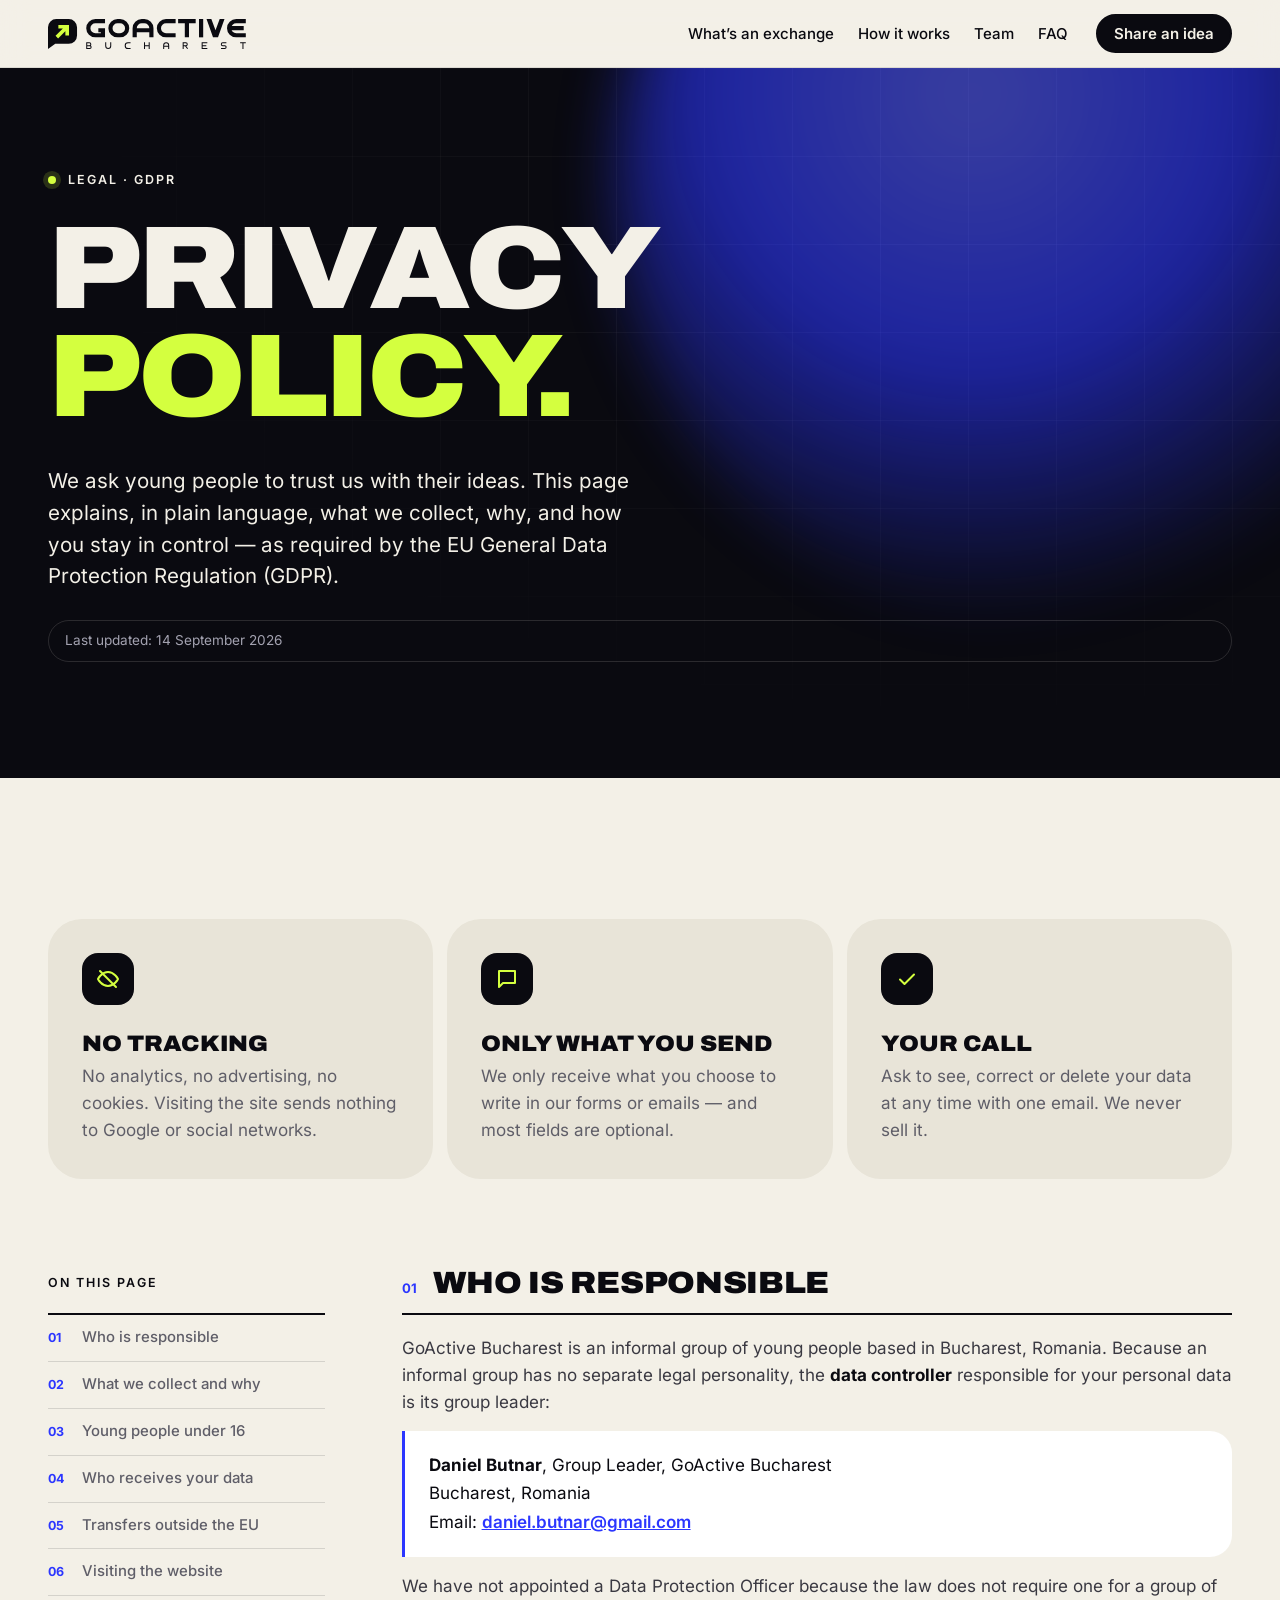
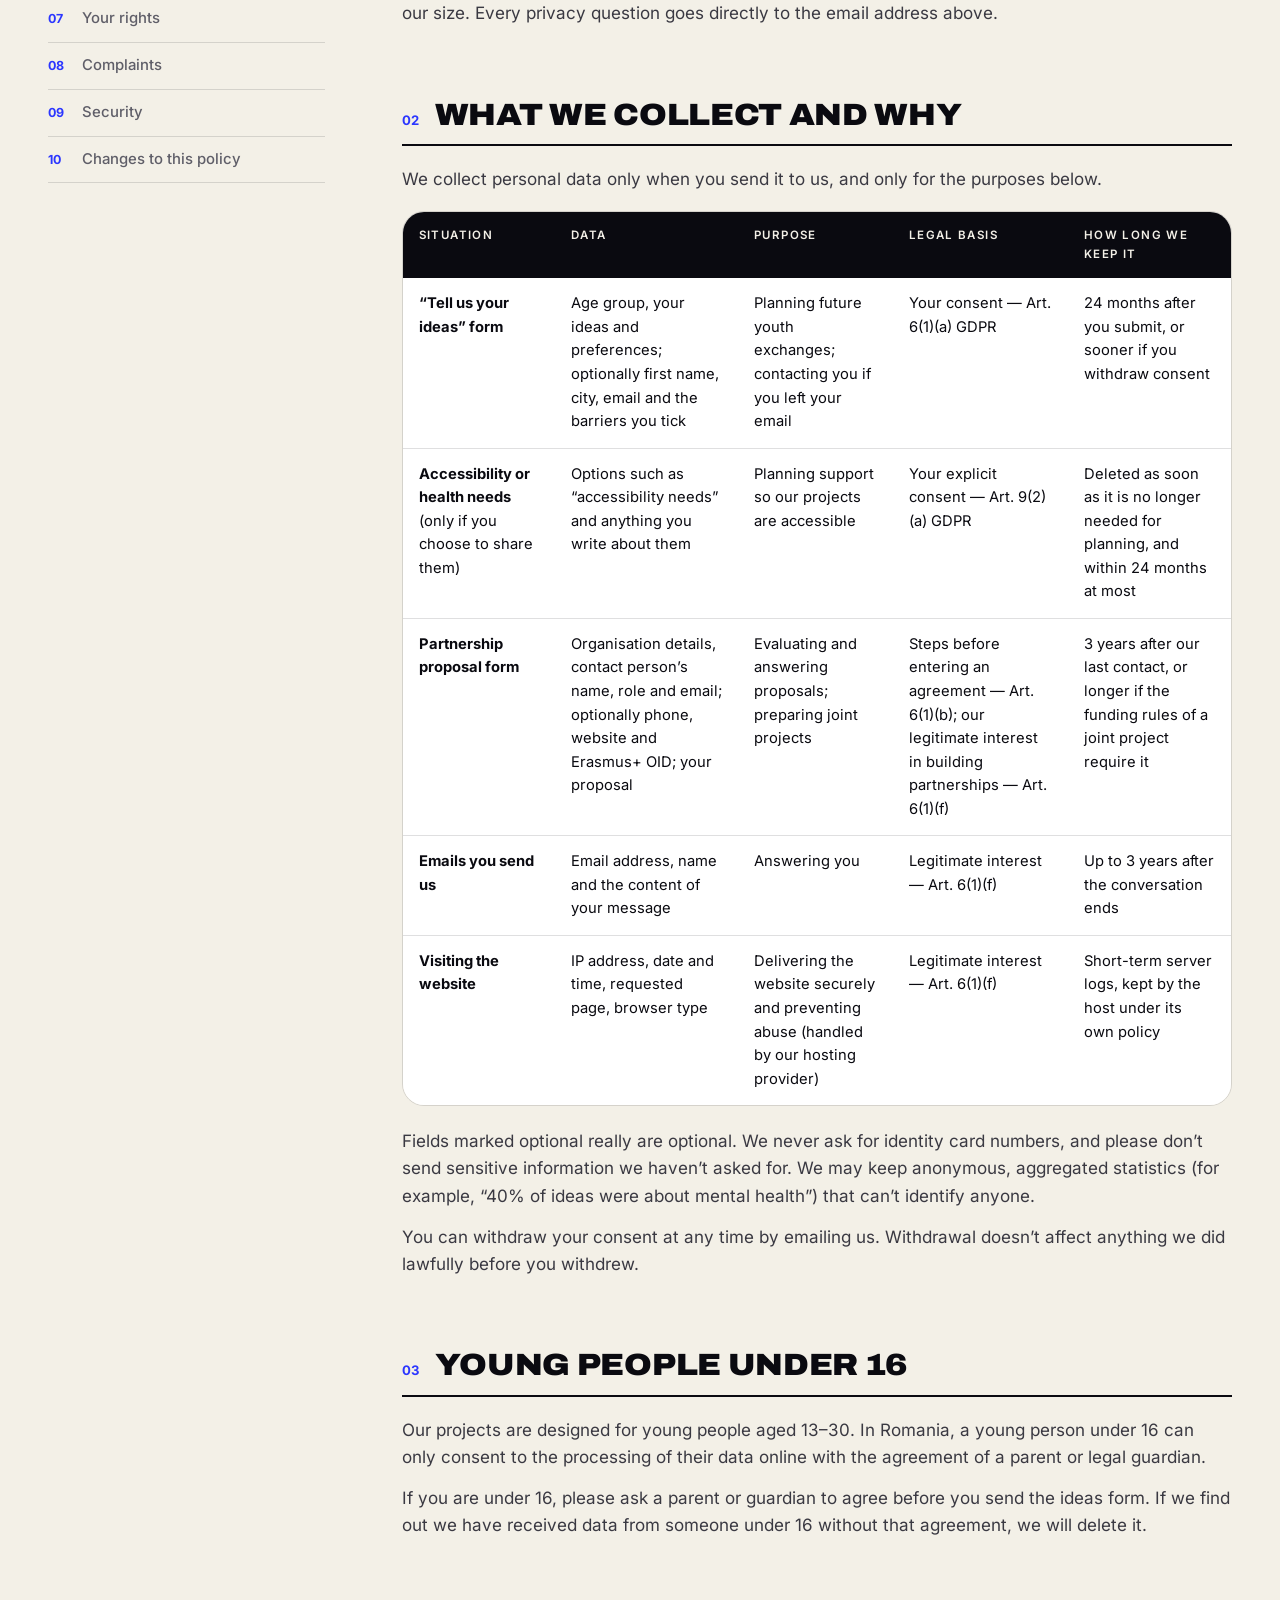
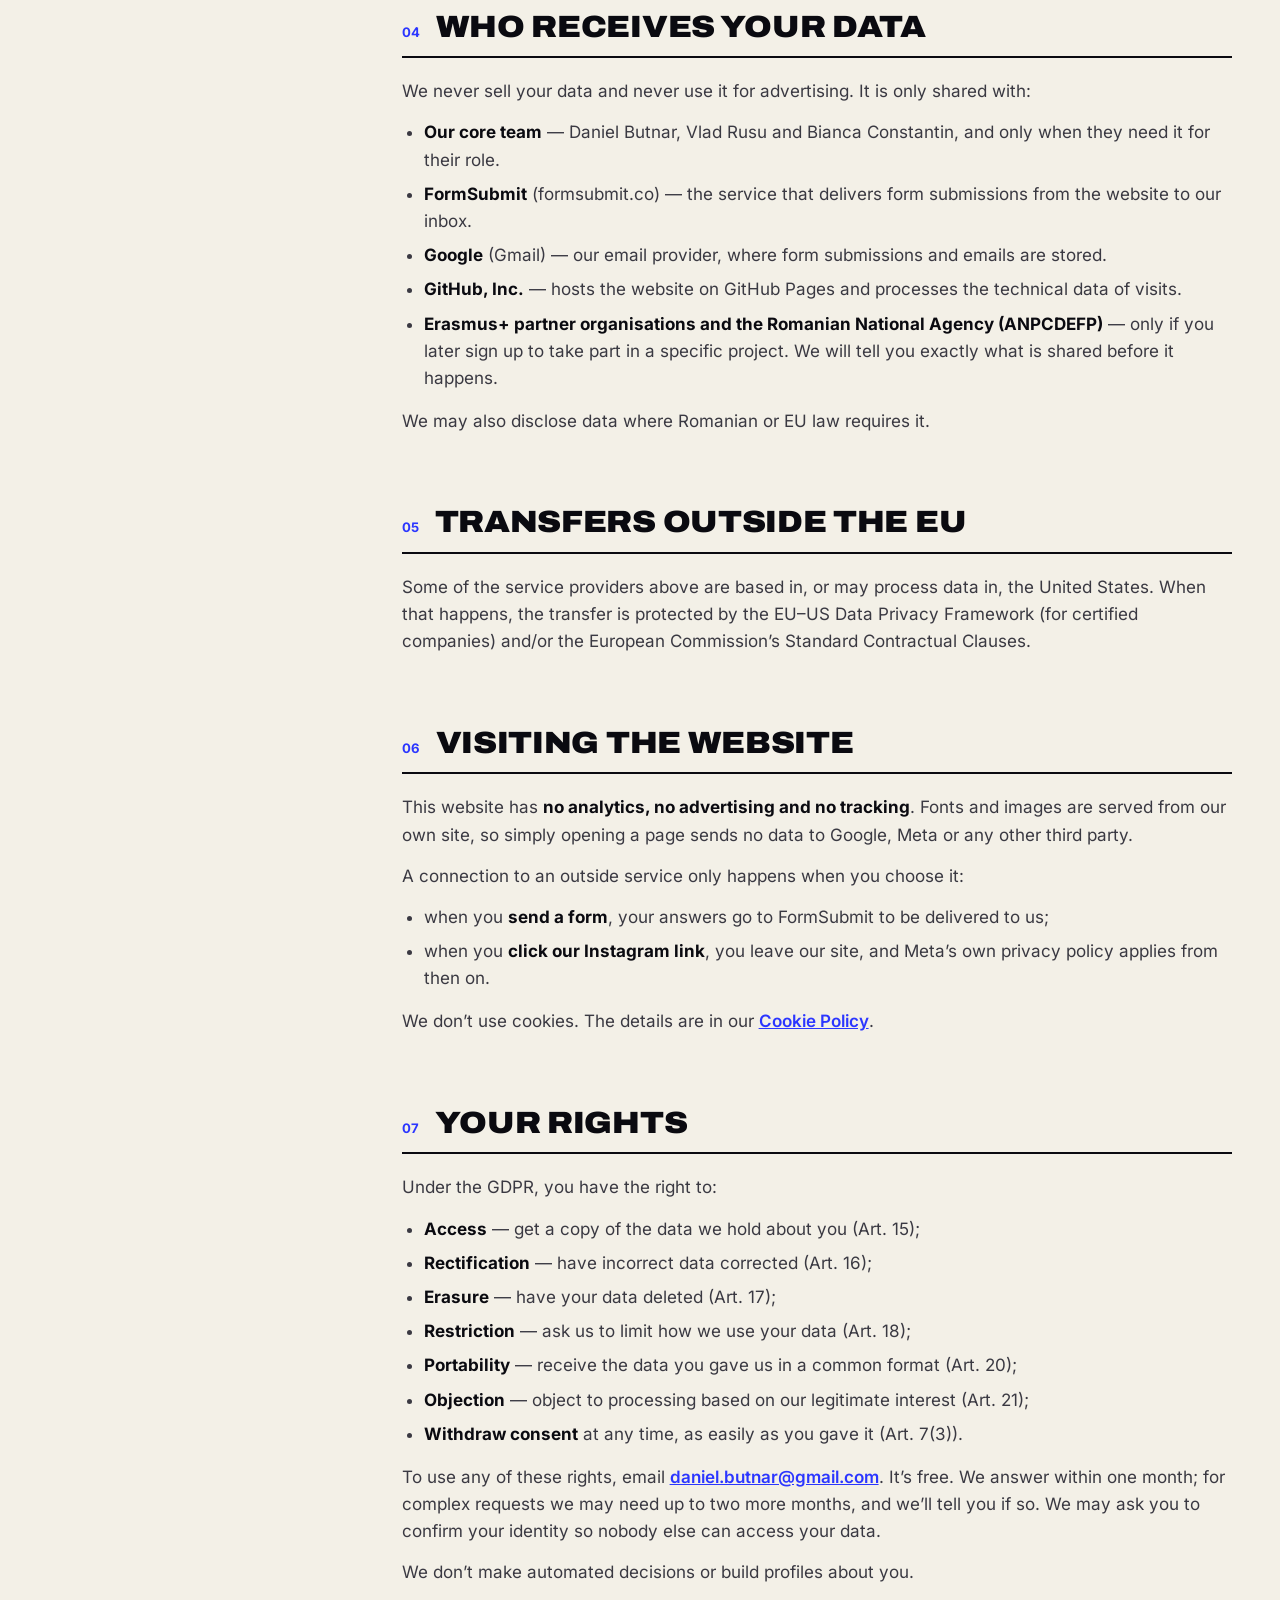
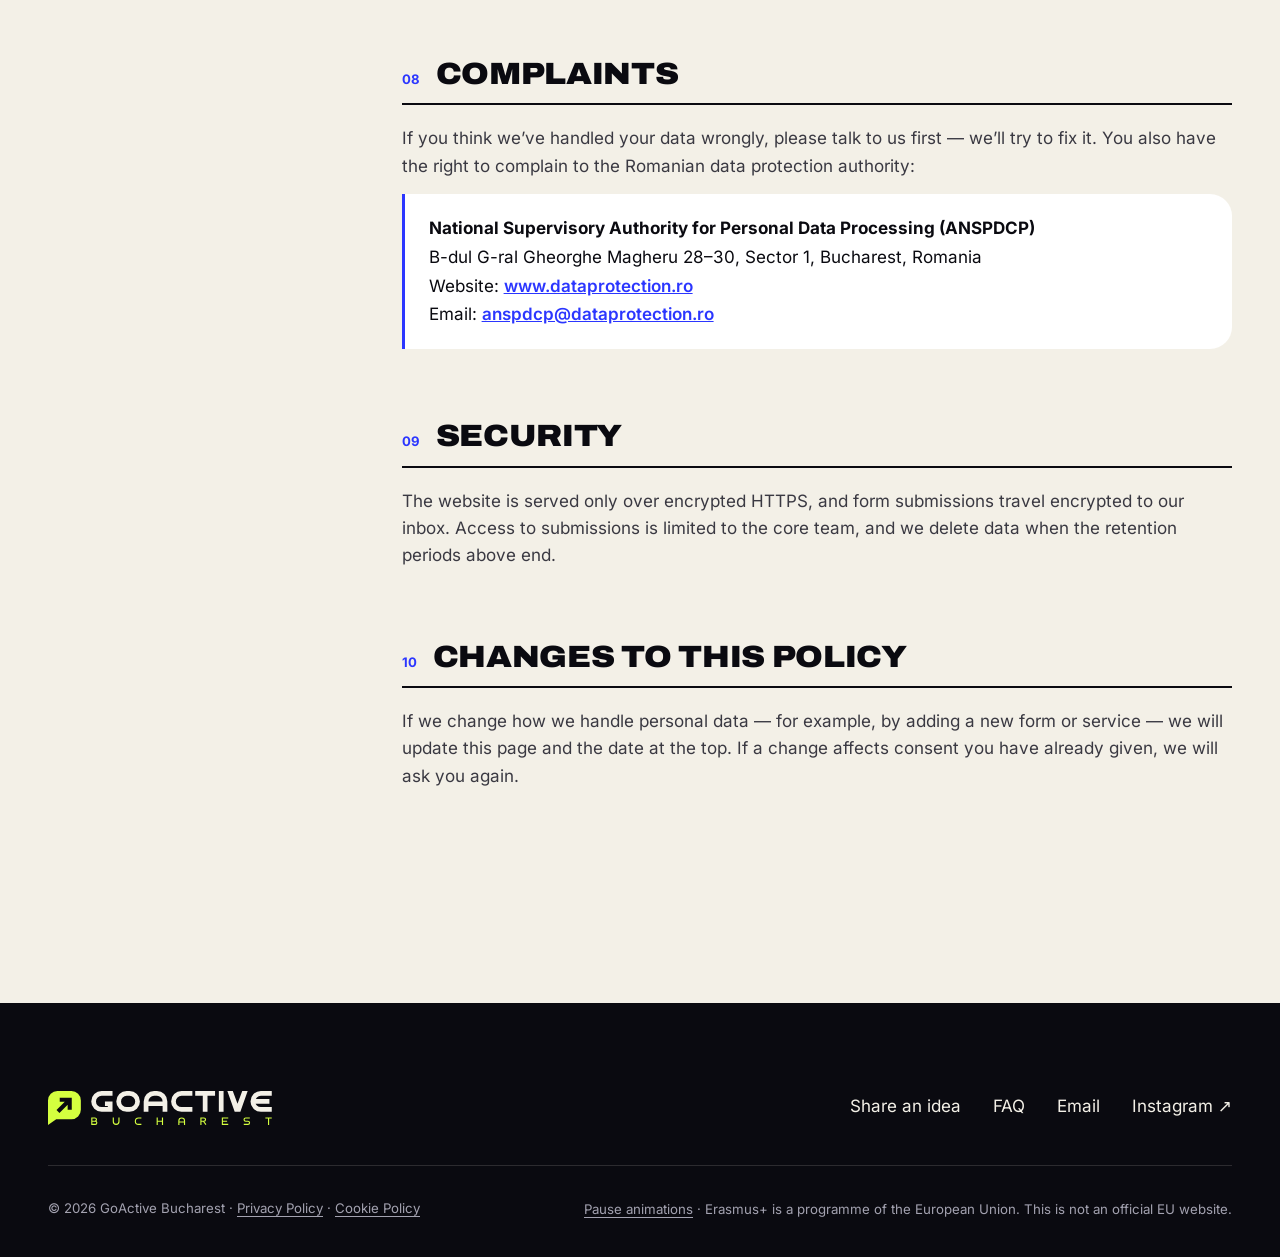
<file: privacy.html>
<!doctype html>
<html lang="en">
<head>
<meta charset="utf-8">
<meta name="viewport" content="width=device-width, initial-scale=1">
<meta http-equiv="Content-Security-Policy" content="default-src 'self'; script-src 'self' 'sha256-qOhFsq0QMV2REqNwk5hGH5bZE9SkX6gt6yeyKdYPv+U='; style-src 'self' 'unsafe-inline'; img-src 'self' data:; font-src 'self'; connect-src 'self' https://formsubmit.co; form-action https://formsubmit.co; base-uri 'self'; object-src 'none'">
<meta name="referrer" content="strict-origin-when-cross-origin">
<title>Privacy Policy — GoActive Bucharest</title>
<meta name="description" content="How GoActive Bucharest collects, uses and protects personal data under the GDPR.">
<meta name="theme-color" content="#F3F0E7">
<meta property="og:type" content="website">
<meta property="og:site_name" content="GoActive Bucharest">
<meta property="og:locale" content="en_GB">
<meta property="og:title" content="Privacy Policy — GoActive Bucharest">
<meta property="og:description" content="How GoActive Bucharest collects, uses and protects personal data under the GDPR.">
<meta property="og:url" content="https://goactivebucharest.me/privacy.html">
<meta property="og:image" content="https://goactivebucharest.me/assets/logo/og-image.png">
<meta property="og:image:width" content="1200">
<meta property="og:image:height" content="630">
<meta property="og:image:alt" content="GoActive Bucharest — Every voice gets the mic.">
<meta name="twitter:card" content="summary_large_image">
<link rel="canonical" href="https://goactivebucharest.me/privacy.html">
<link rel="icon" href="assets/logo/icon.svg" type="image/svg+xml">
<link rel="apple-touch-icon" href="assets/logo/apple-touch-icon.png">
<link rel="manifest" href="site.webmanifest">
<link rel="preload" href="assets/fonts/archivo-latin.woff2" as="font" type="font/woff2" crossorigin>
<link rel="stylesheet" href="assets/css/fonts.css">
<link rel="stylesheet" href="assets/css/style.css">
<script>document.documentElement.classList.add("js")</script>
<script src="assets/js/main.js" defer></script>
</head>
<body>
<a class="skip" href="#main">Skip to content</a>

<header class="site-header">
  <div class="wrap header__inner">
    <a class="logo" href="index.html" aria-label="GoActive Bucharest home">
      <img class="logo__img" src="assets/logo/logo-horizontal-light.svg" alt="GoActive Bucharest" width="474" height="72">
    </a>
    <nav class="nav" aria-label="Main">
      <ul class="nav__list">
        <li><a href="index.html#exchange">What’s an exchange</a></li>
        <li><a href="index.html#how">How it works</a></li>
        <li><a href="index.html#team">Team</a></li>
        <li><a href="index.html#faq">FAQ</a></li>
      </ul>
    </nav>
    <a class="btn btn--solid btn--head header__cta" href="index.html#idea">Share an idea</a>
    <button class="burger" type="button" aria-label="Open menu" aria-expanded="false" aria-controls="mobile-menu"><span></span><span></span></button>
  </div>
</header>

<div class="mobile-menu" id="mobile-menu">
  <ul>
    <li><a href="index.html#exchange">What’s an exchange</a></li>
    <li><a href="index.html#how">How it works</a></li>
    <li><a href="index.html#team">Team</a></li>
    <li><a href="index.html#faq">FAQ</a></li>
  </ul>
  <a class="btn" href="index.html#idea">Share an idea <svg class="arrow arrow--r" width="14" height="14" viewBox="0 0 14 14" aria-hidden="true"><path d="M2 7h10M8 3l4 4-4 4" stroke="currentColor" stroke-width="2" fill="none" stroke-linecap="round" stroke-linejoin="round"/></svg></a>
</div>

<main id="main">

  <section class="hero hero--page">
    <div class="orb" aria-hidden="true"></div>
    <div class="wrap hero__inner">
      <p class="kicker">Legal · GDPR</p>
      <h1 class="display h-xxl hero__title">
        <span class="line"><span style="--i:0">Privacy</span></span>
        <span class="line"><span style="--i:1" class="hl">Policy.</span></span>
      </h1>
      <p class="lead">We ask young people to trust us with their ideas. This page explains, in plain language, what we collect, why, and how you stay in control — as required by the EU General Data Protection Regulation (GDPR).</p>
      <p class="updated">Last updated: 14 September 2026</p>
    </div>
  </section>

  <section class="section section--paper">
    <div class="wrap">

      <div class="legal-summary">
        <article class="legal-card reveal">
          <span class="feature__icon"><svg width="24" height="24" viewBox="0 0 24 24" fill="none" stroke="currentColor" stroke-width="2" stroke-linecap="round" stroke-linejoin="round" aria-hidden="true"><path d="M2 12s3.5-7 10-7 10 7 10 7-3.5 7-10 7S2 12 2 12z"/><path d="M4 4l16 16"/></svg></span>
          <h2>No tracking</h2>
          <p>No analytics, no advertising, no cookies. Visiting the site sends nothing to Google or social networks.</p>
        </article>
        <article class="legal-card reveal" style="--d:80ms">
          <span class="feature__icon"><svg width="24" height="24" viewBox="0 0 24 24" fill="none" stroke="currentColor" stroke-width="2" stroke-linecap="round" stroke-linejoin="round" aria-hidden="true"><path d="M4 4h16v12H8l-4 4z"/></svg></span>
          <h2>Only what you send</h2>
          <p>We only receive what you choose to write in our forms or emails — and most fields are optional.</p>
        </article>
        <article class="legal-card reveal" style="--d:160ms">
          <span class="feature__icon"><svg width="24" height="24" viewBox="0 0 24 24" fill="none" stroke="currentColor" stroke-width="2" stroke-linecap="round" stroke-linejoin="round" aria-hidden="true"><path d="m5 12.5 4.5 4.5L19 7.5"/></svg></span>
          <h2>Your call</h2>
          <p>Ask to see, correct or delete your data at any time with one email. We never sell it.</p>
        </article>
      </div>

      <div class="legal">
        <nav class="toc" aria-label="Privacy policy sections">
          <p class="label">On this page</p>
          <ol>
            <li><a href="#controller">Who is responsible</a></li>
            <li><a href="#data">What we collect and why</a></li>
            <li><a href="#minors">Young people under 16</a></li>
            <li><a href="#recipients">Who receives your data</a></li>
            <li><a href="#transfers">Transfers outside the EU</a></li>
            <li><a href="#website">Visiting the website</a></li>
            <li><a href="#rights">Your rights</a></li>
            <li><a href="#complaints">Complaints</a></li>
            <li><a href="#security">Security</a></li>
            <li><a href="#changes">Changes to this policy</a></li>
          </ol>
        </nav>

        <article class="legal__body">

          <section id="controller">
            <h2><span class="n">01</span>Who is responsible</h2>
            <p>GoActive Bucharest is an informal group of young people based in Bucharest, Romania. Because an informal group has no separate legal personality, the <strong>data controller</strong> responsible for your personal data is its group leader:</p>
            <address class="address"><strong>Daniel Butnar</strong>, Group Leader, GoActive Bucharest<br>Bucharest, Romania<br>Email: <a href="mailto:daniel.butnar@gmail.com">daniel.butnar@gmail.com</a></address>
            <p>We have not appointed a Data Protection Officer because the law does not require one for a group of our size. Every privacy question goes directly to the email address above.</p>
          </section>

          <section id="data">
            <h2><span class="n">02</span>What we collect and why</h2>
            <p>We collect personal data only when you send it to us, and only for the purposes below.</p>
            <div class="table-wrap" role="region" tabindex="0" aria-label="Personal data we collect (scrollable table)">
              <table>
                <thead><tr><th>Situation</th><th>Data</th><th>Purpose</th><th>Legal basis</th><th>How long we keep it</th></tr></thead>
                <tbody>
                  <tr>
                    <td><strong>“Tell us your ideas” form</strong></td>
                    <td>Age group, your ideas and preferences; optionally first name, city, email and the barriers you tick</td>
                    <td>Planning future youth exchanges; contacting you if you left your email</td>
                    <td>Your consent — Art. 6(1)(a) GDPR</td>
                    <td>24 months after you submit, or sooner if you withdraw consent</td>
                  </tr>
                  <tr>
                    <td><strong>Accessibility or health needs</strong> (only if you choose to share them)</td>
                    <td>Options such as “accessibility needs” and anything you write about them</td>
                    <td>Planning support so our projects are accessible</td>
                    <td>Your explicit consent — Art. 9(2)(a) GDPR</td>
                    <td>Deleted as soon as it is no longer needed for planning, and within 24 months at most</td>
                  </tr>
                  <tr>
                    <td><strong>Partnership proposal form</strong></td>
                    <td>Organisation details, contact person’s name, role and email; optionally phone, website and Erasmus+ OID; your proposal</td>
                    <td>Evaluating and answering proposals; preparing joint projects</td>
                    <td>Steps before entering an agreement — Art. 6(1)(b); our legitimate interest in building partnerships — Art. 6(1)(f)</td>
                    <td>3 years after our last contact, or longer if the funding rules of a joint project require it</td>
                  </tr>
                  <tr>
                    <td><strong>Emails you send us</strong></td>
                    <td>Email address, name and the content of your message</td>
                    <td>Answering you</td>
                    <td>Legitimate interest — Art. 6(1)(f)</td>
                    <td>Up to 3 years after the conversation ends</td>
                  </tr>
                  <tr>
                    <td><strong>Visiting the website</strong></td>
                    <td>IP address, date and time, requested page, browser type</td>
                    <td>Delivering the website securely and preventing abuse (handled by our hosting provider)</td>
                    <td>Legitimate interest — Art. 6(1)(f)</td>
                    <td>Short-term server logs, kept by the host under its own policy</td>
                  </tr>
                </tbody>
              </table>
            </div>
            <p>Fields marked optional really are optional. We never ask for identity card numbers, and please don’t send sensitive information we haven’t asked for. We may keep anonymous, aggregated statistics (for example, “40% of ideas were about mental health”) that can’t identify anyone.</p>
            <p>You can withdraw your consent at any time by emailing us. Withdrawal doesn’t affect anything we did lawfully before you withdrew.</p>
          </section>

          <section id="minors">
            <h2><span class="n">03</span>Young people under 16</h2>
            <p>Our projects are designed for young people aged 13–30. In Romania, a young person under 16 can only consent to the processing of their data online with the agreement of a parent or legal guardian.</p>
            <p>If you are under 16, please ask a parent or guardian to agree before you send the ideas form. If we find out we have received data from someone under 16 without that agreement, we will delete it.</p>
          </section>

          <section id="recipients">
            <h2><span class="n">04</span>Who receives your data</h2>
            <p>We never sell your data and never use it for advertising. It is only shared with:</p>
            <ul>
              <li><strong>Our core team</strong> — Daniel Butnar, Vlad Rusu and Bianca Constantin, and only when they need it for their role.</li>
              <li><strong>FormSubmit</strong> (formsubmit.co) — the service that delivers form submissions from the website to our inbox.</li>
              <li><strong>Google</strong> (Gmail) — our email provider, where form submissions and emails are stored.</li>
              <li><strong>GitHub, Inc.</strong> — hosts the website on GitHub Pages and processes the technical data of visits.</li>
              <li><strong>Erasmus+ partner organisations and the Romanian National Agency (ANPCDEFP)</strong> — only if you later sign up to take part in a specific project. We will tell you exactly what is shared before it happens.</li>
            </ul>
            <p>We may also disclose data where Romanian or EU law requires it.</p>
          </section>

          <section id="transfers">
            <h2><span class="n">05</span>Transfers outside the EU</h2>
            <p>Some of the service providers above are based in, or may process data in, the United States. When that happens, the transfer is protected by the EU–US Data Privacy Framework (for certified companies) and/or the European Commission’s Standard Contractual Clauses.</p>
          </section>

          <section id="website">
            <h2><span class="n">06</span>Visiting the website</h2>
            <p>This website has <strong>no analytics, no advertising and no tracking</strong>. Fonts and images are served from our own site, so simply opening a page sends no data to Google, Meta or any other third party.</p>
            <p>A connection to an outside service only happens when you choose it:</p>
            <ul>
              <li>when you <strong>send a form</strong>, your answers go to FormSubmit to be delivered to us;</li>
              <li>when you <strong>click our Instagram link</strong>, you leave our site, and Meta’s own privacy policy applies from then on.</li>
            </ul>
            <p>We don’t use cookies. The details are in our <a href="cookies.html">Cookie Policy</a>.</p>
          </section>

          <section id="rights">
            <h2><span class="n">07</span>Your rights</h2>
            <p>Under the GDPR, you have the right to:</p>
            <ul>
              <li><strong>Access</strong> — get a copy of the data we hold about you (Art. 15);</li>
              <li><strong>Rectification</strong> — have incorrect data corrected (Art. 16);</li>
              <li><strong>Erasure</strong> — have your data deleted (Art. 17);</li>
              <li><strong>Restriction</strong> — ask us to limit how we use your data (Art. 18);</li>
              <li><strong>Portability</strong> — receive the data you gave us in a common format (Art. 20);</li>
              <li><strong>Objection</strong> — object to processing based on our legitimate interest (Art. 21);</li>
              <li><strong>Withdraw consent</strong> at any time, as easily as you gave it (Art. 7(3)).</li>
            </ul>
            <p>To use any of these rights, email <a href="mailto:daniel.butnar@gmail.com">daniel.butnar@gmail.com</a>. It’s free. We answer within one month; for complex requests we may need up to two more months, and we’ll tell you if so. We may ask you to confirm your identity so nobody else can access your data.</p>
            <p>We don’t make automated decisions or build profiles about you.</p>
          </section>

          <section id="complaints">
            <h2><span class="n">08</span>Complaints</h2>
            <p>If you think we’ve handled your data wrongly, please talk to us first — we’ll try to fix it. You also have the right to complain to the Romanian data protection authority:</p>
            <address class="address"><strong>National Supervisory Authority for Personal Data Processing (ANSPDCP)</strong><br>B-dul G-ral Gheorghe Magheru 28–30, Sector 1, Bucharest, Romania<br>Website: <a href="https://www.dataprotection.ro" target="_blank" rel="noopener">www.dataprotection.ro</a><br>Email: <a href="mailto:anspdcp@dataprotection.ro">anspdcp@dataprotection.ro</a></address>
          </section>

          <section id="security">
            <h2><span class="n">09</span>Security</h2>
            <p>The website is served only over encrypted HTTPS, and form submissions travel encrypted to our inbox. Access to submissions is limited to the core team, and we delete data when the retention periods above end.</p>
          </section>

          <section id="changes">
            <h2><span class="n">10</span>Changes to this policy</h2>
            <p>If we change how we handle personal data — for example, by adding a new form or service — we will update this page and the date at the top. If a change affects consent you have already given, we will ask you again.</p>
          </section>

        </article>
      </div>
    </div>
  </section>

</main>

<footer class="site-footer">
  <div class="wrap footer__inner">
    <div class="footer__top">
      <img class="footer__logo" src="assets/logo/logo-horizontal-dark.svg" alt="GoActive Bucharest" width="474" height="72" loading="lazy">
      <ul class="footer__links">
        <li><a href="index.html#idea">Share an idea</a></li>
        <li><a href="index.html#faq">FAQ</a></li>
        <li><a href="mailto:daniel.butnar@gmail.com">Email</a></li>
        <li><a href="https://www.instagram.com/goactivebucharest" target="_blank" rel="noopener">Instagram ↗</a></li>
      </ul>
    </div>
    <div class="footer__bottom">
      <span>© <span data-year>2026</span> GoActive Bucharest · <a href="privacy.html">Privacy Policy</a> · <a href="cookies.html">Cookie Policy</a></span>
      <span><button class="motion-toggle" type="button" data-motion-toggle aria-pressed="false">Pause animations</button> · Erasmus+ is a programme of the European Union. This is not an official EU website.</span>
    </div>
  </div>
</footer>
</body>
</html>
</file>
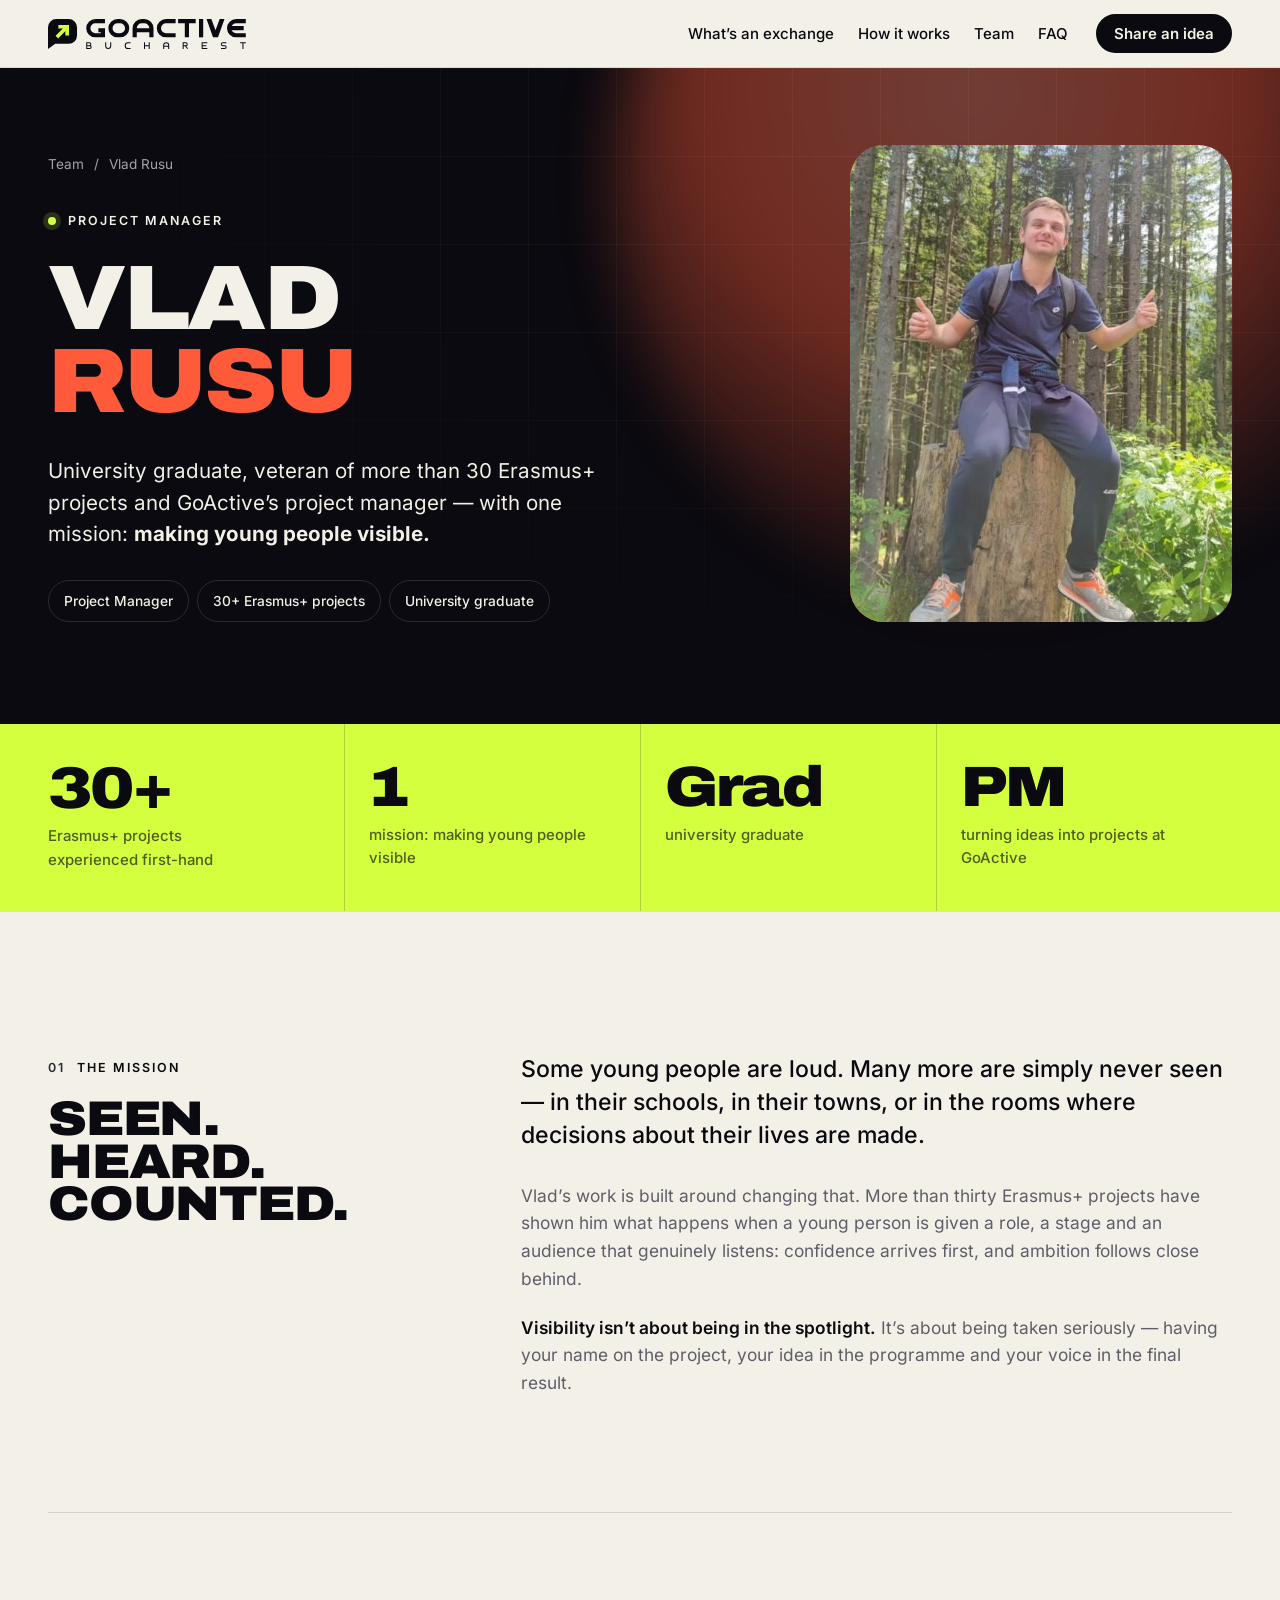
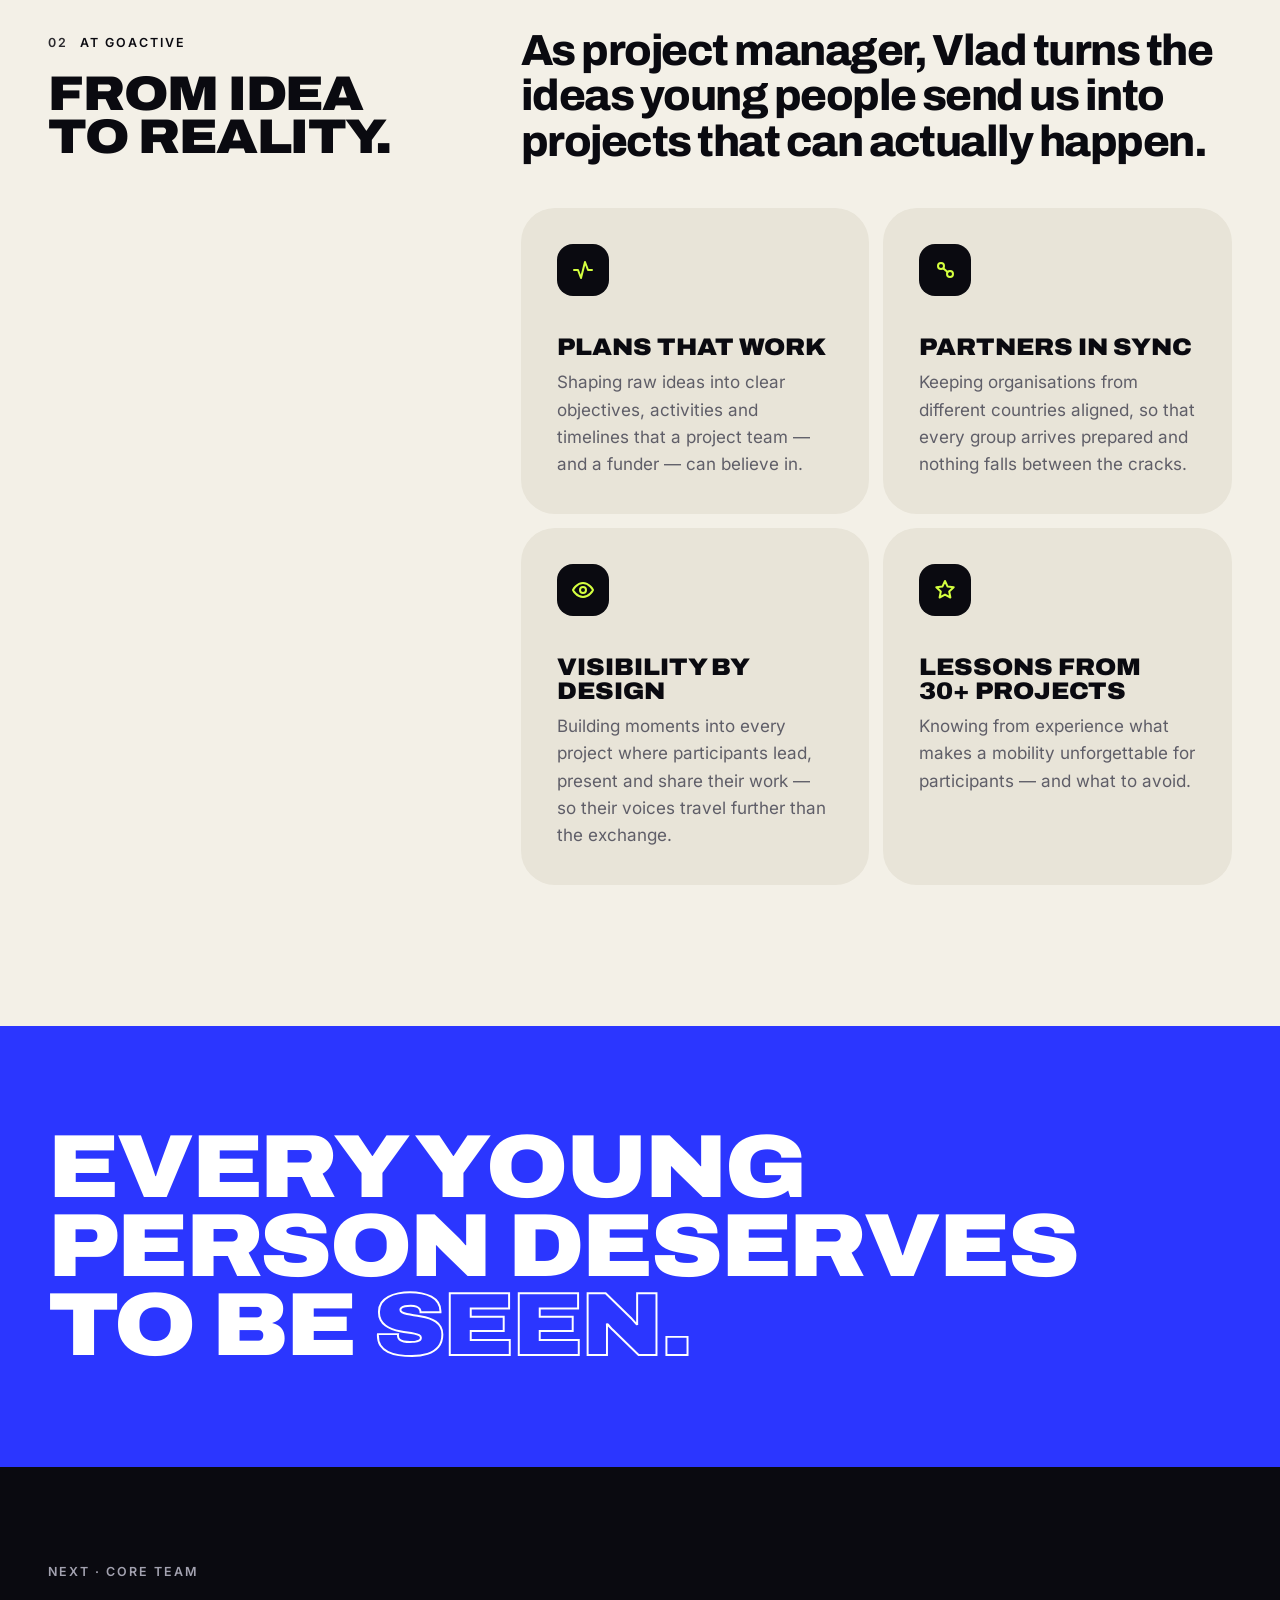
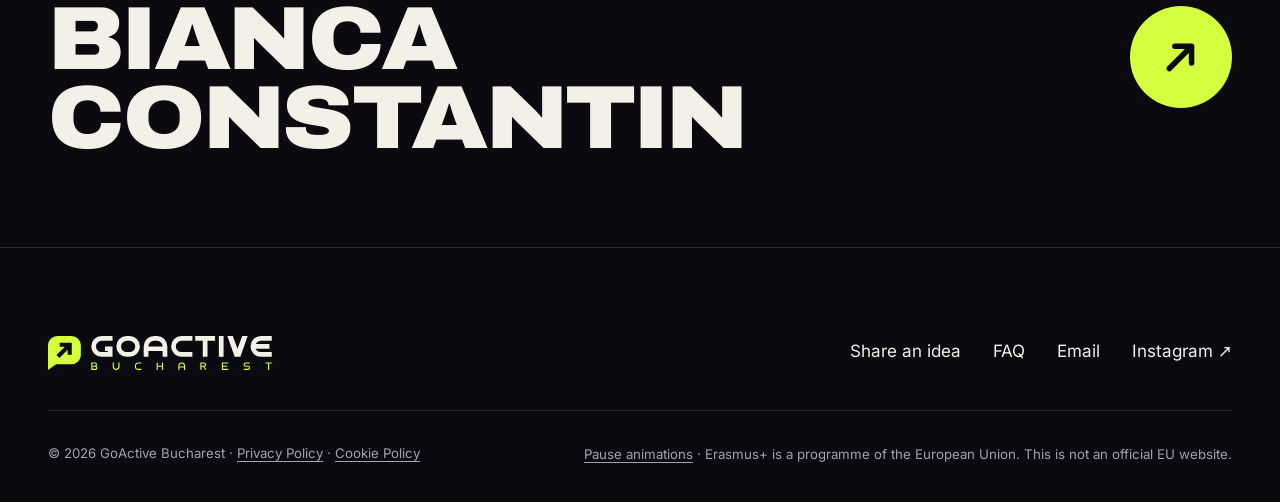
<file: vlad-rusu.html>
<!doctype html>
<html lang="en">
<head>
<meta charset="utf-8">
<meta name="viewport" content="width=device-width, initial-scale=1">
<meta http-equiv="Content-Security-Policy" content="default-src 'self'; script-src 'self' 'sha256-qOhFsq0QMV2REqNwk5hGH5bZE9SkX6gt6yeyKdYPv+U='; style-src 'self' 'unsafe-inline'; img-src 'self' data:; font-src 'self'; connect-src 'self' https://formsubmit.co; form-action https://formsubmit.co; base-uri 'self'; object-src 'none'">
<meta name="referrer" content="strict-origin-when-cross-origin">
<title>Vlad Rusu — Project Manager — GoActive Bucharest</title>
<meta name="description" content="Vlad Rusu is the project manager of GoActive Bucharest: university graduate, veteran of 30+ Erasmus+ projects, on a mission to make young people visible.">
<meta name="theme-color" content="#F3F0E7">
<link rel="canonical" href="https://goactivebucharest.me/vlad-rusu.html">
<meta property="og:type" content="website">
<meta property="og:site_name" content="GoActive Bucharest">
<meta property="og:locale" content="en_GB">
<meta property="og:title" content="Vlad Rusu — Project Manager — GoActive Bucharest">
<meta property="og:description" content="Vlad Rusu is the project manager of GoActive Bucharest: university graduate, veteran of 30+ Erasmus+ projects, on a mission to make young people visible.">
<meta property="og:url" content="https://goactivebucharest.me/vlad-rusu.html">
<meta property="og:image" content="https://goactivebucharest.me/assets/logo/og-image.png">
<meta property="og:image:width" content="1200">
<meta property="og:image:height" content="630">
<meta property="og:image:alt" content="GoActive Bucharest — Every voice gets the mic.">
<meta name="twitter:card" content="summary_large_image">
<link rel="icon" href="assets/logo/icon.svg" type="image/svg+xml">
<link rel="apple-touch-icon" href="assets/logo/apple-touch-icon.png">
<link rel="manifest" href="site.webmanifest">
<link rel="preload" href="assets/fonts/archivo-latin.woff2" as="font" type="font/woff2" crossorigin>
<link rel="stylesheet" href="assets/css/fonts.css">
<link rel="stylesheet" href="assets/css/style.css">
<script>document.documentElement.classList.add("js")</script>
<script src="assets/js/main.js" defer></script>
</head>
<body>
<a class="skip" href="#main">Skip to content</a>

<header class="site-header">
  <div class="wrap header__inner">
    <a class="logo" href="index.html" aria-label="GoActive Bucharest home">
      <img class="logo__img" src="assets/logo/logo-horizontal-light.svg" alt="GoActive Bucharest" width="474" height="72">
    </a>
    <nav class="nav" aria-label="Main">
      <ul class="nav__list">
        <li><a href="index.html#exchange">What’s an exchange</a></li>
        <li><a href="index.html#how">How it works</a></li>
        <li><a href="index.html#team">Team</a></li>
        <li><a href="index.html#faq">FAQ</a></li>
      </ul>
    </nav>
    <a class="btn btn--solid btn--head header__cta" href="index.html#idea">Share an idea</a>
    <button class="burger" type="button" aria-label="Open menu" aria-expanded="false" aria-controls="mobile-menu"><span></span><span></span></button>
  </div>
</header>

<div class="mobile-menu" id="mobile-menu">
  <ul>
    <li><a href="index.html#exchange">What’s an exchange</a></li>
    <li><a href="index.html#how">How it works</a></li>
    <li><a href="index.html#team">Team</a></li>
    <li><a href="index.html#faq">FAQ</a></li>
  </ul>
  <a class="btn" href="index.html#idea">Share an idea <svg class="arrow arrow--r" width="14" height="14" viewBox="0 0 14 14" aria-hidden="true"><path d="M2 7h10M8 3l4 4-4 4" stroke="currentColor" stroke-width="2" fill="none" stroke-linecap="round" stroke-linejoin="round"/></svg></a>
</div>

<main id="main">

  <section class="profile-hero">
    <div class="orb" aria-hidden="true" style="background:radial-gradient(circle at 40% 40%, #FF8A6E 0%, var(--coral) 35%, rgba(255,91,58,0) 70%);opacity:.42"></div>
    <div class="wrap profile-hero__grid">
      <div>
        <p class="crumbs"><a href="index.html#team">Team</a><span aria-hidden="true">/</span><span>Vlad Rusu</span></p>
        <p class="kicker">Project Manager</p>
        <h1 class="display hero__title">
          <span class="line"><span style="--i:0">Vlad</span></span>
          <span class="line"><span style="--i:1" class="hl-coral">Rusu</span></span>
        </h1>
        <p class="lead">University graduate, veteran of more than 30 Erasmus+ projects and GoActive’s project manager — with one mission: <strong>making young people visible.</strong></p>
        <div class="tags">
          <span class="tag">Project Manager</span>
          <span class="tag">30+ Erasmus+ projects</span>
          <span class="tag">University graduate</span>
        </div>
      </div>
      <div class="portrait portrait--coral reveal"><span class="portrait__tag">GoActive · Projects</span><span class="portrait__initials" aria-hidden="true">VR</span><img src="assets/img/vlad.jpg" alt="Portrait of Vlad Rusu" width="512" height="640" data-optional-photo></div>
    </div>
  </section>

  <section class="section--lime">
    <div class="wrap facts">
      <div class="fact"><span class="fact__v"><span data-count="30">30</span>+</span><span class="fact__l">Erasmus+ projects experienced first-hand</span></div>
      <div class="fact"><span class="fact__v"><span data-count="1">1</span></span><span class="fact__l">mission: making young people visible</span></div>
      <div class="fact"><span class="fact__v">Grad</span><span class="fact__l">university graduate</span></div>
      <div class="fact"><span class="fact__v">PM</span><span class="fact__l">turning ideas into projects at GoActive</span></div>
    </div>
  </section>

  <section class="section section--paper">
    <div class="wrap">

      <div class="split">
        <div class="split__aside">
          <p class="label"><span class="n">01</span> The mission</p>
          <h2 class="display">Seen. Heard. Counted.</h2>
        </div>
        <div class="prose reveal">
          <p class="big">Some young people are loud. Many more are simply never seen — in their schools, in their towns, or in the rooms where decisions about their lives are made.</p>
          <p>Vlad’s work is built around changing that. More than thirty Erasmus+ projects have shown him what happens when a young person is given a role, a stage and an audience that genuinely listens: confidence arrives first, and ambition follows close behind.</p>
          <p><strong>Visibility isn’t about being in the spotlight.</strong> It’s about being taken seriously — having your name on the project, your idea in the programme and your voice in the final result.</p>
        </div>
      </div>

      <div class="split">
        <div class="split__aside">
          <p class="label"><span class="n">02</span> At GoActive</p>
          <h2 class="display">From idea to reality.</h2>
        </div>
        <div class="reveal">
          <p class="pull">As project manager, Vlad turns the ideas young people send us into projects that can actually happen.</p>
          <div class="feature-cards" style="margin-top:44px">
            <article class="feature">
              <span class="feature__icon"><svg width="24" height="24" viewBox="0 0 24 24" fill="none" stroke="currentColor" stroke-width="2" stroke-linecap="round" stroke-linejoin="round" aria-hidden="true"><path d="M3 12h4l3 8 4-16 3 8h4"/></svg></span>
              <h3>Plans that work</h3>
              <p>Shaping raw ideas into clear objectives, activities and timelines that a project team — and a funder — can believe in.</p>
            </article>
            <article class="feature">
              <span class="feature__icon"><svg width="24" height="24" viewBox="0 0 24 24" fill="none" stroke="currentColor" stroke-width="2" stroke-linecap="round" stroke-linejoin="round" aria-hidden="true"><circle cx="8" cy="8" r="3"/><circle cx="17" cy="16" r="3"/><path d="M10.5 10.5l4 3.5"/></svg></span>
              <h3>Partners in sync</h3>
              <p>Keeping organisations from different countries aligned, so that every group arrives prepared and nothing falls between the cracks.</p>
            </article>
            <article class="feature">
              <span class="feature__icon"><svg width="24" height="24" viewBox="0 0 24 24" fill="none" stroke="currentColor" stroke-width="2" stroke-linecap="round" stroke-linejoin="round" aria-hidden="true"><path d="M2 12s3.5-7 10-7 10 7 10 7-3.5 7-10 7S2 12 2 12z"/><circle cx="12" cy="12" r="3"/></svg></span>
              <h3>Visibility by design</h3>
              <p>Building moments into every project where participants lead, present and share their work — so their voices travel further than the exchange.</p>
            </article>
            <article class="feature">
              <span class="feature__icon"><svg width="24" height="24" viewBox="0 0 24 24" fill="none" stroke="currentColor" stroke-width="2" stroke-linecap="round" stroke-linejoin="round" aria-hidden="true"><path d="M12 3l2.6 5.6 6.1.7-4.5 4.2 1.2 6L12 16.6 6.6 19.5l1.2-6L3.3 9.3l6.1-.7z"/></svg></span>
              <h3>Lessons from 30+ projects</h3>
              <p>Knowing from experience what makes a mobility unforgettable for participants — and what to avoid.</p>
            </article>
          </div>
        </div>
      </div>

    </div>
  </section>

  <section class="section section--blue section--tight">
    <div class="wrap">
      <p class="display h-xl reveal">Every young person deserves to be <span class="outline">seen.</span></p>
    </div>
  </section>

  <section class="section--ink">
    <div class="wrap">
      <a class="next" href="bianca-constantin.html">
        <div><p class="label">Next · Core Team</p><p class="display">Bianca Constantin</p></div>
        <span class="next__arrow" aria-hidden="true"><svg viewBox="0 0 14 14"><path d="M3 11 11 3M5 3h6v6" stroke="currentColor" stroke-width="2" fill="none" stroke-linecap="round" stroke-linejoin="round"/></svg></span>
      </a>
    </div>
  </section>

</main>

<footer class="site-footer" style="border-top:1px solid var(--line-d)">
  <div class="wrap footer__inner">
    <div class="footer__top">
      <img class="footer__logo" src="assets/logo/logo-horizontal-dark.svg" alt="GoActive Bucharest" width="474" height="72" loading="lazy">
      <ul class="footer__links">
        <li><a href="index.html#idea">Share an idea</a></li>
        <li><a href="index.html#faq">FAQ</a></li>
        <li><a href="mailto:daniel.butnar@gmail.com">Email</a></li>
        <li><a href="https://www.instagram.com/goactivebucharest" target="_blank" rel="noopener">Instagram ↗</a></li>
      </ul>
    </div>
    <div class="footer__bottom">
      <span>© <span data-year>2026</span> GoActive Bucharest · <a href="privacy.html">Privacy Policy</a> · <a href="cookies.html">Cookie Policy</a></span>
      <span><button class="motion-toggle" type="button" data-motion-toggle aria-pressed="false">Pause animations</button> · Erasmus+ is a programme of the European Union. This is not an official EU website.</span>
    </div>
  </div>
</footer>
</body>
</html>
</file>
<file: assets/css/fonts.css>
/* Self-hosted web fonts: Archivo and Inter (SIL Open Font License 1.1).
   Served from this site, so no visitor data is sent to Google. */
@font-face {
  font-family: 'Archivo';
  font-style: normal;
  font-weight: 400 900;
  font-stretch: 62% 125%;
  font-display: swap;
  src: url("../fonts/archivo-latin-ext.woff2") format('woff2');
  unicode-range: U+0100-02BA, U+02BD-02C5, U+02C7-02CC, U+02CE-02D7, U+02DD-02FF, U+0304, U+0308, U+0329, U+1D00-1DBF, U+1E00-1E9F, U+1EF2-1EFF, U+2020, U+20A0-20AB, U+20AD-20C0, U+2113, U+2C60-2C7F, U+A720-A7FF;
}
@font-face {
  font-family: 'Archivo';
  font-style: normal;
  font-weight: 400 900;
  font-stretch: 62% 125%;
  font-display: swap;
  src: url("../fonts/archivo-latin.woff2") format('woff2');
  unicode-range: U+0000-00FF, U+0131, U+0152-0153, U+02BB-02BC, U+02C6, U+02DA, U+02DC, U+0304, U+0308, U+0329, U+2000-206F, U+20AC, U+2122, U+2191, U+2193, U+2212, U+2215, U+FEFF, U+FFFD;
}
@font-face {
  font-family: 'Inter';
  font-style: normal;
  font-weight: 400;
  font-display: swap;
  src: url("../fonts/inter-latin-ext.woff2") format('woff2');
  unicode-range: U+0100-02BA, U+02BD-02C5, U+02C7-02CC, U+02CE-02D7, U+02DD-02FF, U+0304, U+0308, U+0329, U+1D00-1DBF, U+1E00-1E9F, U+1EF2-1EFF, U+2020, U+20A0-20AB, U+20AD-20C0, U+2113, U+2C60-2C7F, U+A720-A7FF;
}
@font-face {
  font-family: 'Inter';
  font-style: normal;
  font-weight: 400;
  font-display: swap;
  src: url("../fonts/inter-latin.woff2") format('woff2');
  unicode-range: U+0000-00FF, U+0131, U+0152-0153, U+02BB-02BC, U+02C6, U+02DA, U+02DC, U+0304, U+0308, U+0329, U+2000-206F, U+20AC, U+2122, U+2191, U+2193, U+2212, U+2215, U+FEFF, U+FFFD;
}
@font-face {
  font-family: 'Inter';
  font-style: normal;
  font-weight: 500;
  font-display: swap;
  src: url("../fonts/inter-latin-ext.woff2") format('woff2');
  unicode-range: U+0100-02BA, U+02BD-02C5, U+02C7-02CC, U+02CE-02D7, U+02DD-02FF, U+0304, U+0308, U+0329, U+1D00-1DBF, U+1E00-1E9F, U+1EF2-1EFF, U+2020, U+20A0-20AB, U+20AD-20C0, U+2113, U+2C60-2C7F, U+A720-A7FF;
}
@font-face {
  font-family: 'Inter';
  font-style: normal;
  font-weight: 500;
  font-display: swap;
  src: url("../fonts/inter-latin.woff2") format('woff2');
  unicode-range: U+0000-00FF, U+0131, U+0152-0153, U+02BB-02BC, U+02C6, U+02DA, U+02DC, U+0304, U+0308, U+0329, U+2000-206F, U+20AC, U+2122, U+2191, U+2193, U+2212, U+2215, U+FEFF, U+FFFD;
}
@font-face {
  font-family: 'Inter';
  font-style: normal;
  font-weight: 600;
  font-display: swap;
  src: url("../fonts/inter-latin-ext.woff2") format('woff2');
  unicode-range: U+0100-02BA, U+02BD-02C5, U+02C7-02CC, U+02CE-02D7, U+02DD-02FF, U+0304, U+0308, U+0329, U+1D00-1DBF, U+1E00-1E9F, U+1EF2-1EFF, U+2020, U+20A0-20AB, U+20AD-20C0, U+2113, U+2C60-2C7F, U+A720-A7FF;
}
@font-face {
  font-family: 'Inter';
  font-style: normal;
  font-weight: 600;
  font-display: swap;
  src: url("../fonts/inter-latin.woff2") format('woff2');
  unicode-range: U+0000-00FF, U+0131, U+0152-0153, U+02BB-02BC, U+02C6, U+02DA, U+02DC, U+0304, U+0308, U+0329, U+2000-206F, U+20AC, U+2122, U+2191, U+2193, U+2212, U+2215, U+FEFF, U+FFFD;
}
@font-face {
  font-family: 'Inter';
  font-style: normal;
  font-weight: 700;
  font-display: swap;
  src: url("../fonts/inter-latin-ext.woff2") format('woff2');
  unicode-range: U+0100-02BA, U+02BD-02C5, U+02C7-02CC, U+02CE-02D7, U+02DD-02FF, U+0304, U+0308, U+0329, U+1D00-1DBF, U+1E00-1E9F, U+1EF2-1EFF, U+2020, U+20A0-20AB, U+20AD-20C0, U+2113, U+2C60-2C7F, U+A720-A7FF;
}
@font-face {
  font-family: 'Inter';
  font-style: normal;
  font-weight: 700;
  font-display: swap;
  src: url("../fonts/inter-latin.woff2") format('woff2');
  unicode-range: U+0000-00FF, U+0131, U+0152-0153, U+02BB-02BC, U+02C6, U+02DA, U+02DC, U+0304, U+0308, U+0329, U+2000-206F, U+20AC, U+2122, U+2191, U+2193, U+2212, U+2215, U+FEFF, U+FFFD;
}
</file>
<file: assets/css/style.css>
/* ==========================================================================
   GoActive Bucharest — design system
   ========================================================================== */

:root {
  --ink: #0A0A10;
  --ink-2: #14141C;
  --ink-3: #1E1E29;
  --paper: #F3F0E7;
  --paper-2: #E8E4D8;
  --blue: #2B36FF;
  --lime: #D4FF3F;
  --coral: #FF5B3A;

  --white: #FFFFFF;

  --fg: var(--ink);
  --muted: #5F5E68;
  --muted-d: #A3A2B0;
  --text: #3A3942;
  --line: rgba(10, 10, 16, .13);
  --line-d: rgba(243, 240, 231, .14);
  --stroke: var(--ink);

  --display: "Archivo", "Arial Black", Impact, system-ui, sans-serif;
  --body: "Inter", system-ui, -apple-system, "Segoe UI", Roboto, sans-serif;

  --wrap: 1320px;
  --gutter: clamp(20px, 4vw, 48px);
  --r-sm: 18px;
  --r: 22px;
  --r-md: 28px;
  --r-lg: 34px;
  --halo-blue: 0 0 0 5px rgba(43, 54, 255, .14);
  --ease: cubic-bezier(.2, .7, .1, 1);
  --header-h: 68px;
}

*, *::before, *::after { box-sizing: border-box; }
html { scroll-behavior: smooth; -webkit-text-size-adjust: 100%; scroll-padding-top: 90px; }
body {
  margin: 0;
  font-family: var(--body);
  font-size: 17px;
  line-height: 1.6;
  color: var(--fg);
  background: var(--paper);
  -webkit-font-smoothing: antialiased;
  text-rendering: optimizeLegibility;
  overflow-x: hidden;
}
img, svg { display: block; max-width: 100%; }
a { color: inherit; }
[hidden] { display: none !important; }
::selection { background: var(--lime); color: var(--ink); }
:focus-visible { outline: 3px solid var(--blue); outline-offset: 3px; }
.section--ink :focus-visible, .hero :focus-visible, .profile-hero :focus-visible,
.site-footer :focus-visible, .mobile-menu :focus-visible, .section--blue :focus-visible,
.strip :focus-visible, .xcard--ink :focus-visible, .idea-done :focus-visible { outline-color: var(--lime); }

@media (prefers-reduced-motion: reduce) {
  html { scroll-behavior: auto; }
  *, *::before, *::after { animation-duration: .001ms !important; animation-iteration-count: 1 !important; transition-duration: .001ms !important; }
}

.wrap { width: 100%; max-width: var(--wrap); margin: 0 auto; padding: 0 var(--gutter); }
.skip { position: absolute; left: -999px; top: 12px; z-index: 300; background: var(--lime); color: var(--ink); padding: 10px 18px; border-radius: 999px; font-weight: 600; text-decoration: none; }
.skip:focus { left: 12px; }
.sr-only { position: absolute; width: 1px; height: 1px; overflow: hidden; clip: rect(0 0 0 0); white-space: nowrap; }

/* ---------- Type ---------- */
.display {
  font-family: var(--display);
  font-weight: 900;
  font-stretch: 112%;
  text-transform: uppercase;
  line-height: .88;
  letter-spacing: -.025em;
  margin: 0;
  text-wrap: balance;
}
.h-xxl { font-size: clamp(2.5rem, 9.2vw, 10rem); }
.h-xl  { font-size: clamp(2.3rem, 7vw, 7rem); }
.h-l   { font-size: clamp(2rem, 4.8vw, 4.6rem); }
.h-m   { font-size: clamp(1.6rem, 3vw, 2.6rem); }

.kicker, .label {
  display: inline-flex; align-items: center; gap: 12px;
  font-size: .78rem; font-weight: 600; letter-spacing: .16em; text-transform: uppercase;
  margin: 0;
}
.kicker::before {
  content: ""; width: 8px; height: 8px; border-radius: 50%;
  background: var(--lime); box-shadow: 0 0 0 5px rgba(212, 255, 63, .16);
}
.section--paper .kicker::before, .section--lime .kicker::before { background: var(--blue); box-shadow: var(--halo-blue); }
.label .n { opacity: .86; }

.lead { font-size: clamp(1.1rem, 1.6vw, 1.36rem); line-height: 1.55; max-width: 46ch; margin: 0; }
.muted { color: var(--muted); }
.hl { color: var(--lime); }
.hl-blue { color: var(--blue); }
.hl-coral { color: var(--coral); }
.outline { color: transparent; -webkit-text-stroke: max(1.5px, .022em) var(--stroke); }
.mark {
  background: var(--lime); color: var(--ink); padding: 0 .14em; border-radius: .14em;
  -webkit-box-decoration-break: clone; box-decoration-break: clone;
}

/* ---------- Buttons ---------- */
.btn {
  --bg: var(--lime); --bd: var(--lime); --tx: var(--ink);
  display: inline-flex; align-items: center; justify-content: center; gap: .7em;
  padding: 1.05em 1.65em; border-radius: 999px;
  background: var(--bg); color: var(--tx); border: 2px solid var(--bd);
  font: 600 1rem/1 var(--body); text-decoration: none; white-space: nowrap; cursor: pointer;
  transition: transform .4s var(--ease), background .25s, color .25s, border-color .25s;
}
.btn:hover { transform: translateY(-2px); }
.btn .arrow { transition: transform .4s var(--ease); flex: none; }
.btn:hover .arrow { transform: translate(3px, -3px); }
.btn--ink { --bg: var(--ink); --bd: var(--ink); --tx: var(--paper); }
.btn--ink:hover { --tx: var(--lime); }
.btn--blue { --bg: var(--blue); --bd: var(--blue); --tx: #fff; }
.btn--ghost { --bg: transparent; --bd: currentColor; --tx: inherit; }
.btn--ghost:hover { --bg: var(--paper); --bd: var(--paper); --tx: var(--ink); }
.section--paper .btn--ghost:hover, .section--lime .btn--ghost:hover { --bg: var(--ink); --bd: var(--ink); --tx: var(--paper); }
.btn--sm { padding: .78em 1.2em; font-size: .92rem; }
.btn[disabled] { opacity: .6; cursor: progress; transform: none; }
/* Home v2 pills: the 2px border is part of the size, so 16px 24px here draws as the handoff's 18px 26px. */
.btn--solid, .btn--outline { gap: .5em; padding: 16px 24px; }
.btn--solid { --bg: var(--ink); --bd: var(--ink); --tx: var(--paper); }
.btn--solid:hover { --bg: var(--blue); --bd: var(--blue); --tx: var(--white); }
.btn--outline { --bg: transparent; --bd: var(--ink); --tx: var(--ink); }
.btn--outline:hover { --bg: var(--ink); --tx: var(--paper); }
.btn--outline-light { --bg: transparent; --bd: var(--paper); --tx: var(--paper); padding: 14px 22px; font-size: 15px; }
.btn--outline-light:hover { --bg: var(--paper); --tx: var(--ink); }
.btn--head { padding: 10px 16px; font-size: 15px; }
.btn--chip { padding: 8px 12px; font-size: 14px; gap: .4em; }
.btn:hover .arrow--r { transform: translateX(3px); }

/* ---------- Header (home v2: light, sticky) ---------- */
.site-header {
  position: sticky; top: 0; z-index: 100; color: var(--ink);
  background: rgba(243, 240, 231, .88);
  -webkit-backdrop-filter: blur(14px); backdrop-filter: blur(14px);
  border-bottom: 1px solid rgba(10, 10, 16, .1);
}
.header__inner { display: flex; flex-wrap: wrap; align-items: center; gap: 10px 28px; padding-block: 14px; }

.logo { display: flex; margin-right: auto; text-decoration: none; }
.logo__img { display: block; height: 30px; width: auto; }

.nav__list { list-style: none; margin: 0; padding: 0; display: flex; flex-wrap: wrap; gap: 4px 24px; }
.nav a { display: inline-block; padding-block: 5px; color: inherit; text-decoration: none; font: 500 15px/1 var(--body); transition: color .2s; }
.nav a:hover { color: var(--blue); }

.burger {
  display: none; width: 46px; height: 46px; border-radius: 50%; border: 0; cursor: pointer;
  background: var(--ink); color: var(--paper); position: relative; flex: none;
}
.burger span { position: absolute; left: 14px; right: 14px; height: 2px; background: currentColor; border-radius: 2px; transition: transform .35s var(--ease), top .35s var(--ease); }
.burger span:nth-child(1) { top: 19px; }
.burger span:nth-child(2) { top: 26px; }
.menu-open .burger span:nth-child(1) { top: 22px; transform: rotate(45deg); }
.menu-open .burger span:nth-child(2) { top: 22px; transform: rotate(-45deg); }

.mobile-menu {
  position: fixed; inset: 0; z-index: 90; background: var(--ink); color: var(--paper);
  padding: calc(var(--header-h) + 28px) var(--gutter) 36px;
  display: flex; flex-direction: column; overflow-y: auto;
  opacity: 0; visibility: hidden; transition: opacity .35s, visibility .35s;
}
.menu-open { overflow: hidden; }
.menu-open .mobile-menu { opacity: 1; visibility: visible; }
.mobile-menu ul { list-style: none; margin: 0; padding: 0; }
.mobile-menu > ul > li { border-bottom: 1px solid var(--line-d); }
.mobile-menu > ul > li > a {
  display: block; padding: 18px 0; text-decoration: none;
  font-family: var(--display); font-weight: 900; font-stretch: 112%; text-transform: uppercase;
  font-size: clamp(1.9rem, 8vw, 3rem); line-height: 1; letter-spacing: -.02em;
}
.mobile-menu > ul > li > a:hover { color: var(--lime); }
.mobile-menu .btn { margin-top: 32px; align-self: flex-start; }

@media (max-width: 1000px) {
  .nav, .header__cta { display: none; }
  .burger { display: inline-block; }
  .header__inner { padding-block: 11px; }
}

/* ---------- Sections ---------- */
.section { position: relative; padding: clamp(88px, 11vw, 170px) 0; }
.section--tight { padding: clamp(64px, 8vw, 110px) 0; }
.section--paper { background: var(--paper); --fg: var(--ink); color: var(--fg); --stroke: var(--ink); }
.section--paper-2 { background: var(--paper-2); --fg: var(--ink); color: var(--fg); --stroke: var(--ink); }
.section--ink, .hero, .profile-hero, .site-footer {
  background: var(--ink); --fg: var(--paper); color: var(--fg); --stroke: var(--paper);
  --muted: var(--muted-d); --line: var(--line-d);
}
.section--blue { background: var(--blue); --fg: #fff; color: var(--fg); --stroke: #fff; --muted: rgba(255, 255, 255, .86); --line: rgba(255, 255, 255, .22); }
.section--lime { background: var(--lime); --fg: var(--ink); color: var(--fg); --stroke: var(--ink); --muted: rgba(10, 10, 16, .66); --line: rgba(10, 10, 16, .18); }

.sec-head { display: grid; grid-template-columns: minmax(0, 1fr) minmax(0, 1fr); gap: 32px 60px; align-items: end; margin-bottom: clamp(48px, 6vw, 90px); }
.sec-head .label { grid-column: 1 / -1; }
.sec-head .lead { justify-self: end; }
.stack > * + * { margin-top: 24px; }

/* ---------- Hero ---------- */
.hero {
  position: relative; min-height: calc(100svh - var(--header-h)); overflow: hidden; isolation: isolate;
  padding: clamp(48px, 8vw, 110px) 0 clamp(36px, 4vw, 56px);
  display: flex; flex-direction: column;
}
.hero::before, .profile-hero::before {
  content: ""; position: absolute; inset: 0; z-index: -1; pointer-events: none;
  background-image: linear-gradient(var(--line-d) 1px, transparent 1px), linear-gradient(90deg, var(--line-d) 1px, transparent 1px);
  background-size: 88px 88px;
  -webkit-mask-image: radial-gradient(ellipse at 75% 20%, #000 0%, transparent 65%);
  mask-image: radial-gradient(ellipse at 75% 20%, #000 0%, transparent 65%);
  opacity: .55;
}
.orb {
  position: absolute; z-index: -1; pointer-events: none; border-radius: 50%;
  width: min(70vw, 980px); aspect-ratio: 1; right: -18vw; top: -26vw;
  background: radial-gradient(circle at 40% 40%, #5A63FF 0%, var(--blue) 35%, rgba(43, 54, 255, 0) 70%);
  filter: blur(30px); opacity: .6; will-change: transform; animation: float 16s ease-in-out infinite alternate;
}
.orb--lime { width: min(34vw, 460px); right: auto; left: -12vw; top: auto; bottom: -16vw; background: radial-gradient(circle, rgba(212, 255, 63, .5), rgba(212, 255, 63, 0) 65%); opacity: .5; animation-duration: 20s; }
@keyframes float { to { transform: translate(-6vw, 5vw) scale(1.08); } }

.hero__inner { position: relative; flex: 1; display: flex; flex-direction: column; justify-content: flex-end; }
.hero__title { margin: 28px 0 clamp(36px, 4vw, 56px); }
.hero__title .line { display: block; overflow: hidden; padding: .03em 0; margin: -.03em 0; }
.hero__title .line > span { display: inline-block; }
.js .hero__title .line > span { transform: translateY(108%); }
.is-loaded .hero__title .line > span { transform: none; transition: transform 1.1s var(--ease) calc(var(--i, 0) * 110ms + 100ms); }

.hero__bottom { display: grid; grid-template-columns: minmax(0, 1fr) auto; gap: 40px; align-items: end; }
.hero__actions { display: flex; flex-wrap: wrap; gap: 12px; margin-top: 32px; }
/* Page hero (inner pages) */
.hero--page { min-height: auto; padding-bottom: clamp(64px, 8vw, 120px); }
.hero--page .hero__title { margin-bottom: 36px; }
.hero__facts { display: flex; flex-wrap: wrap; gap: 12px; }
.hero__fact { padding: 16px 20px; border: 1px solid var(--line-d); border-radius: 18px; min-width: 150px; background: rgba(243, 240, 231, .03); }
.hero__fact strong { display: block; font-family: var(--display); font-weight: 900; font-stretch: 115%; font-size: 2rem; line-height: 1; color: var(--lime); }
.hero__fact span { font-size: .85rem; color: var(--muted-d); }

/* ---------- Marquee ---------- */
.tilt { overflow: hidden; padding: clamp(18px, 3vw, 36px) 0; margin: calc(clamp(18px, 3vw, 36px) * -1) 0; position: relative; z-index: 2; pointer-events: none; }
.marquee { display: flex; overflow: hidden; background: var(--lime); color: var(--ink); border-block: 2px solid var(--ink); padding: 16px 0; user-select: none; }
.tilt .marquee { transform: rotate(-2deg); width: 110%; margin-left: -5%; }
.marquee--ink { background: var(--ink); color: var(--paper); border-color: var(--ink); }
.marquee__track { display: flex; flex: none; min-width: 100%; animation: marquee 40s linear infinite; }
.marquee__track span {
  display: flex; align-items: center; gap: .55em; padding-right: .55em; white-space: nowrap;
  font-family: var(--display); font-weight: 900; font-stretch: 118%; text-transform: uppercase;
  font-size: clamp(1.4rem, 3vw, 2.5rem); line-height: 1; letter-spacing: -.01em;
}
.marquee__track span::after { content: "✦"; font-size: .6em; color: var(--blue); }
.marquee--ink .marquee__track span::after { color: var(--lime); }
@keyframes marquee { to { transform: translateX(-100%); } }

/* ---------- Prose (profile pages) ---------- */
.prose p { margin: 0 0 1.25em; font-size: 1.08rem; color: var(--muted); }
.prose p:last-child { margin-bottom: 0; }
.prose strong { color: var(--fg); font-weight: 600; }
.prose .big { font-size: clamp(1.25rem, 1.8vw, 1.5rem); line-height: 1.45; color: var(--fg); font-weight: 500; }

/* ---------- Portraits (team photos with a monogram fallback) ---------- */
.circle-arrow { flex: none; display: grid; place-items: center; width: 54px; height: 54px; border-radius: 50%; background: var(--paper); color: var(--ink); transition: background .3s, transform .6s var(--ease); }
.portrait { --c: var(--blue); --c2: var(--lime); position: relative; aspect-ratio: 4 / 5; overflow: hidden; isolation: isolate; background: var(--c); container-type: inline-size; }
.portrait::before { content: ""; position: absolute; inset: 0; background: repeating-linear-gradient(135deg, rgba(255, 255, 255, .08) 0 2px, transparent 2px 24px); }
.portrait::after { content: ""; position: absolute; top: 7%; right: 7%; width: 20%; aspect-ratio: 1; border-radius: 50%; background: var(--c2); }
.portrait__initials { position: absolute; left: -.05em; bottom: -.15em; font-family: var(--display); font-weight: 900; font-stretch: 125%; font-size: 64cqi; line-height: .8; letter-spacing: -.07em; color: var(--c2); transition: transform .9s var(--ease); }
.portrait__tag { position: absolute; left: 7%; top: 7%; font-size: .7rem; font-weight: 600; letter-spacing: .18em; text-transform: uppercase; color: var(--c2); }
.portrait img { position: absolute; inset: 0; z-index: 2; width: 100%; height: 100%; object-fit: cover; }
.portrait--coral { --c: var(--coral); --c2: var(--ink); }
.portrait--lime { --c: var(--lime); --c2: var(--blue); }
.portrait--lime::before { background: repeating-linear-gradient(135deg, rgba(10, 10, 16, .07) 0 2px, transparent 2px 24px); }

/* ==========================================================================
   Home v2 (design_handoff_home_v2, 2026-09-26)
   ========================================================================== */
.eyebrow { margin: 0; font: 600 13px/1 var(--body); letter-spacing: .14em; text-transform: uppercase; }
.eyebrow--dot { display: inline-flex; align-items: center; gap: 10px; }
.eyebrow--dot::before { content: ""; flex: none; width: 8px; height: 8px; border-radius: 50%; background: var(--blue); box-shadow: var(--halo-blue); }

.home-sec { display: flex; flex-direction: column; gap: clamp(40px, 5vw, 64px); padding-block: clamp(80px, 10vw, 150px); }
.home-sec--band { padding-block: clamp(80px, 10vw, 140px); }
.home-sec--tight { padding-block: clamp(56px, 7vw, 96px); }
.home-split { display: grid; grid-template-columns: repeat(auto-fit, minmax(min(100%, 420px), 1fr)); gap: 40px clamp(40px, 6vw, 96px); align-items: start; }
.home-split--faq { grid-template-columns: repeat(auto-fit, minmax(min(100%, 380px), 1fr)); }
.home-head { display: grid; grid-template-columns: repeat(auto-fit, minmax(min(100%, 420px), 1fr)); gap: 24px 64px; align-items: end; }
.home-col { display: flex; flex-direction: column; gap: 20px; }
.home-h2 { font-size: clamp(2rem, 4.6vw, 4.2rem); font-stretch: 108%; line-height: .9; }
.home-h2--xl { font-size: clamp(2.2rem, 5.4vw, 5rem); line-height: .88; letter-spacing: -.03em; }
.home-h2--narrow { max-width: 18ch; }
.home-intro { margin: 0; max-width: 46ch; font-size: 1.1rem; color: var(--text); }
.home-intro--40 { max-width: 40ch; }
.home-intro--44 { max-width: 44ch; }
.section--lime .home-intro { color: inherit; }

/* Hero */
.home-hero { display: grid; grid-template-columns: repeat(auto-fit, minmax(min(100%, 460px), 1fr)); gap: 48px clamp(40px, 6vw, 96px); align-items: center; padding-block: clamp(40px, 6vw, 88px) clamp(48px, 6vw, 80px); }
.home-hero__copy { display: flex; flex-direction: column; gap: 28px; }
.home-hero__title { font-size: clamp(2.8rem, 6.6vw, 6.4rem); font-stretch: 108%; letter-spacing: -.03em; word-spacing: .06em; /* "BY YOU" ran together at -.03em */ }
.home-hero__title .mark { padding: 0 .08em; border-radius: 0; }
.home-lead { margin: 0; max-width: 44ch; font-size: clamp(1.1rem, 1.5vw, 1.3rem); line-height: 1.55; color: var(--text); text-wrap: pretty; }
.home-actions { display: flex; flex-wrap: wrap; gap: 12px; }

.collage { position: relative; width: 100%; max-width: 600px; aspect-ratio: 1; justify-self: center; container-type: inline-size; }
.collage__photo { position: absolute; aspect-ratio: 4 / 5; overflow: hidden; border-radius: var(--r-md); }
.collage__photo img { width: 100%; height: 100%; object-fit: cover; }
.collage__photo--a { left: 0; top: 6%; width: 56%; background: var(--blue); transform: rotate(-3deg); }
.collage__photo--b { right: 0; top: 0; width: 44%; background: var(--coral); transform: rotate(4deg); }
.collage__card {
  position: absolute; right: 6%; bottom: 0; width: 48%; aspect-ratio: 1;
  display: flex; flex-direction: column; justify-content: space-between; padding: clamp(18px, 2.4vw, 28px);
  border-radius: var(--r-md); background: var(--ink); color: var(--paper); transform: rotate(-2deg);
}
.collage__label { font: 600 12px/1 var(--body); letter-spacing: .14em; text-transform: uppercase; color: var(--muted-d); }
.collage__topic { margin: 0; font: 900 clamp(1.4rem, 2.6vw, 2.2rem)/.92 var(--display); font-stretch: 108%; text-transform: uppercase; letter-spacing: -.02em; }
.collage__topic em { font-style: normal; color: var(--lime); }
.collage__card .btn { align-self: flex-start; }
.collage__chip { position: absolute; left: 6%; bottom: 6%; display: flex; align-items: center; gap: 12px; padding: 14px 18px 14px 14px; border-radius: var(--r-sm); background: var(--white); box-shadow: 0 18px 40px -20px rgba(10, 10, 16, .35); }
.collage__chip img { width: 40px; height: 40px; }
.collage__chip p { margin: 0; font: 600 14px/1.3 var(--body); }
.collage__chip small { display: block; font-size: inherit; font-weight: 400; color: var(--muted); }
/* Phones: the card's pill no longer fits and the chip would cover it, so the card widens and the chip moves to the top left. */
@container (max-width: 440px) {
  .collage__card { right: 0; width: 58%; padding: 14px; }
  .collage__topic { font-size: 1.25rem; }
  .collage__card .btn--chip { padding: 7px 10px; font-size: 13px; }
  .collage__chip { left: 0; top: 0; bottom: auto; gap: 8px; padding: 8px 12px 8px 8px; }
  .collage__chip img { width: 28px; height: 28px; }
  .collage__chip p { font-size: 12px; }
}

/* Facts strip */
.strip { background: var(--ink); color: var(--paper); }
.strip__list { list-style: none; display: grid; grid-template-columns: repeat(auto-fit, minmax(min(100%, 220px), 1fr)); gap: 20px 32px; padding-block: 28px; }
.strip__item { display: flex; align-items: baseline; gap: 14px; }
.strip__v { font: 900 34px/1 var(--display); font-stretch: 112%; letter-spacing: -.02em; color: var(--lime); white-space: nowrap; }
.strip__l { font-size: 14px; line-height: 1.35; color: var(--muted-d); }

/* What's a youth exchange */
.xcards { display: grid; grid-template-columns: repeat(auto-fit, minmax(min(100%, 300px), 1fr)); gap: 16px; }
.xcard { display: flex; flex-direction: column; gap: 14px; min-height: 300px; padding: clamp(26px, 3vw, 36px); border-radius: var(--r-md); }
.xcard--paper { background: var(--paper-2); color: var(--ink); }
.xcard--ink { background: var(--ink); color: var(--paper); }
.xcard--coral { background: var(--coral); color: var(--ink); }
.xcard .eyebrow { opacity: .75; }
.xcard h3 { margin: auto 0 0; font: 900 clamp(1.5rem, 2.2vw, 2rem)/.96 var(--display); font-stretch: 108%; text-transform: uppercase; letter-spacing: -.015em; }
.xcard p { margin: 0; opacity: .85; }

/* How it works */
.path { list-style: none; margin: 0; padding: 0; display: grid; grid-template-columns: repeat(auto-fit, minmax(min(100%, 240px), 1fr)); gap: 40px 24px; }
.path li { display: flex; flex-direction: column; gap: 14px; padding-top: 24px; border-top: 2px solid var(--white); }
.path__n { display: grid; place-items: center; width: 48px; height: 48px; border-radius: 50%; background: var(--white); color: var(--ink); font: 700 15px/1 var(--body); }
.path li:last-child .path__n { background: var(--lime); }
.path h3 { margin: 10px 0 0; font: 900 clamp(1.6rem, 2.4vw, 2.2rem)/.92 var(--display); font-stretch: 112%; text-transform: uppercase; }
.path p { margin: 0; color: var(--muted); }

/* Who can join */
.nolist { list-style: none; margin: 0; padding: 0; border-top: 2px solid var(--ink); }
.nolist li { display: grid; grid-template-columns: 36px minmax(0, 1fr); gap: 4px 16px; padding: 22px 0; border-bottom: 1px solid var(--line); }
.nolist__x { grid-row: span 2; display: grid; place-items: center; width: 28px; height: 28px; margin-top: 2px; border-radius: 50%; background: var(--coral); color: var(--ink); }
.nolist__t { font: 800 clamp(1.25rem, 2vw, 1.6rem)/1.1 var(--display); letter-spacing: -.015em; }
.nolist__b { color: var(--muted); }

/* Share an idea */
.idea-card { display: flex; flex-direction: column; gap: 22px; padding: clamp(24px, 3vw, 36px); border-radius: var(--r-md); background: var(--white); }
.idea-card .field { gap: 10px; }
.idea-card .field + .group, .idea-card .group + .field { margin-top: 0; }
.idea-card .group legend { margin-bottom: 10px; }
.idea-card textarea.input { min-height: 0; padding: 16px 18px; }
.idea-card .consent { font-size: .9rem; }
.idea-card [type="submit"] { align-self: flex-start; padding: 16px 26px; }
/* Dimmed until the form is valid; main.js sets aria-disabled, the click still shows what is missing. */
.idea-card [type="submit"][aria-disabled="true"] { --bg: rgba(10, 10, 16, .35); --bd: transparent; transform: none; }
.choices--chips { gap: 8px; }
.choices--chips .choice span { padding: 10px 16px; font-size: 15px; line-height: 1; }
.idea-card .choices--chips .choice input + span::before { content: none; }

.success.idea-done { display: flex; flex-direction: column; gap: 18px; padding: clamp(28px, 4vw, 48px); border-radius: var(--r-md); background: var(--ink); color: var(--paper); }
.idea-done__icon { display: grid; place-items: center; width: 56px; height: 56px; border-radius: 50%; background: var(--lime); color: var(--ink); }
.idea-done h3 { margin: 0; font: 900 clamp(1.8rem, 3vw, 2.6rem)/.92 var(--display); font-stretch: 108%; text-transform: uppercase; }
.success.idea-done p { margin: 0; max-width: 40ch; font-size: inherit; color: var(--muted-d); overflow-wrap: anywhere; }
.idea-done .btn { align-self: flex-start; }

/* Team */
.tcards { display: grid; grid-template-columns: repeat(auto-fit, minmax(min(100%, 280px), 1fr)); gap: 16px; }
.tcard { display: flex; flex-direction: column; gap: 16px; color: inherit; text-decoration: none; }
.tcard .portrait { border-radius: var(--r-md); }
.tcard__body { display: flex; flex-direction: column; gap: 6px; }
.tcard__name { margin: 0; font: 900 clamp(1.4rem, 2vw, 1.8rem)/.95 var(--display); font-stretch: 108%; text-transform: uppercase; transition: color .2s; }
.tcard__role { color: var(--muted); }
.tcard:hover .tcard__name { color: var(--blue); }

/* FAQ band */
.faq-note { margin: 0; max-width: 36ch; color: var(--muted-d); }
.faq-note a { color: var(--lime); }
.faq.faq--band summary { gap: 20px; padding: 22px 0; font-size: clamp(1.15rem, 1.8vw, 1.45rem); font-stretch: 100%; line-height: 1.2; letter-spacing: -.01em; }
.faq.faq--band summary::after { width: 40px; height: 40px; background: var(--paper); color: var(--ink); font: 500 22px/1 var(--body); transition: background .2s; }
.faq.faq--band details[open] summary::after { content: "\2212"; background: var(--lime); transform: none; }
.faq.faq--band details p { margin: -4px 0 24px; max-width: 60ch; }

/* Partners */
.partner-box { display: flex; flex-wrap: wrap; justify-content: space-between; align-items: center; gap: 24px 48px; padding: clamp(28px, 4vw, 48px); border: 2px solid var(--ink); border-radius: var(--r-md); }
.partner-box__text { display: flex; flex-direction: column; gap: 10px; max-width: 640px; }
.partner-box__line { margin: 0; font: 800 clamp(1.4rem, 2.6vw, 2.2rem)/1.1 var(--display); letter-spacing: -.02em; text-wrap: balance; }

/* ---------- Profile pages ---------- */
.profile-hero { position: relative; overflow: hidden; isolation: isolate; padding: clamp(40px, 6vw, 90px) 0 clamp(64px, 8vw, 110px); }
.profile-hero__grid { display: grid; grid-template-columns: minmax(0, 1.45fr) minmax(0, .75fr); gap: clamp(36px, 5vw, 80px); align-items: end; }
.profile-hero__grid > div:first-child { container-type: inline-size; }
/* Long surnames (e.g. CONSTANTIN ≈ 7.8em wide) shrink to fit their column. */
.profile-hero .display { font-size: min(clamp(3rem, 10.5vw, 11rem), 12.4cqi); margin: 26px 0 32px; }
.profile-hero .portrait { border-radius: var(--r-lg); }
.crumbs { display: flex; flex-wrap: wrap; gap: 10px; font-size: .85rem; color: var(--muted-d); margin: 0 0 30px; }
.crumbs a { text-decoration: none; }
.crumbs a:hover { color: var(--lime); }
.tags { display: flex; flex-wrap: wrap; gap: 8px; margin-top: 30px; }
.tag { display: inline-flex; align-items: center; gap: 8px; padding: 9px 15px; border: 1px solid var(--line); border-radius: 999px; font-size: .86rem; font-weight: 500; text-decoration: none; transition: background .25s, color .25s, border-color .25s; }
a.tag:hover { background: var(--lime); color: var(--ink); border-color: var(--lime); }

.facts { display: grid; grid-template-columns: repeat(4, minmax(0, 1fr)); }
.fact { padding: clamp(24px, 3vw, 40px) 24px clamp(24px, 3vw, 40px) 0; }
.fact + .fact { padding-left: 24px; border-left: 1.5px solid var(--line); }
.fact { container-type: inline-size; }
.fact__v { display: block; font-family: var(--display); font-weight: 900; font-stretch: 115%; font-size: min(clamp(2.4rem, 4.6vw, 4.4rem), 23cqi); line-height: .9; letter-spacing: -.035em; white-space: nowrap; }
.fact__l { display: block; margin-top: 10px; font-size: .93rem; font-weight: 500; color: var(--muted); max-width: 22ch; }

.split { display: grid; grid-template-columns: minmax(0, .78fr) minmax(0, 1.4fr); gap: clamp(32px, 6vw, 100px); }
.split + .split { margin-top: clamp(72px, 9vw, 130px); padding-top: clamp(72px, 9vw, 130px); border-top: 1px solid var(--line); }
.split__aside { position: sticky; top: 110px; align-self: start; }
.split__aside .display { font-size: clamp(2rem, 3.8vw, 3.6rem); margin-top: 18px; }

.timeline { list-style: none; margin: 0; padding: 0; }
.tl { display: grid; grid-template-columns: 150px minmax(0, 1fr); gap: 24px; padding: 30px 0; border-top: 1px solid var(--line); }
.tl:first-child { border-top: 2px solid var(--fg); }
.tl__when { font-size: .82rem; font-weight: 600; letter-spacing: .06em; color: var(--muted); padding-top: 6px; }
.tl h3 { margin: 0 0 4px; font-family: var(--display); font-weight: 800; font-stretch: 104%; font-size: clamp(1.3rem, 2vw, 1.65rem); line-height: 1.1; letter-spacing: -.015em; }
.tl .where { margin: 0 0 14px; font-size: .95rem; color: var(--muted); }
.ticks { list-style: none; margin: 0; padding: 0; }
.ticks li { position: relative; padding-left: 24px; margin-bottom: 9px; }
.ticks li::before { content: ""; position: absolute; left: 0; top: .78em; width: 11px; height: 2px; background: var(--blue); }
.section--ink .ticks li::before { background: var(--lime); }

.proj-grid { display: grid; grid-template-columns: repeat(auto-fill, minmax(230px, 1fr)); gap: 12px; }
.proj { display: flex; flex-direction: column; gap: 36px; min-height: 180px; padding: 22px 24px; border-radius: var(--r); background: var(--paper-2); transition: background .3s, color .3s, transform .5s var(--ease); }
.proj:hover { background: var(--ink); color: var(--paper); transform: translateY(-4px); }
.proj__meta { display: flex; justify-content: space-between; gap: 12px; font-size: .74rem; font-weight: 600; letter-spacing: .12em; text-transform: uppercase; opacity: .75; }
.proj h3 { margin: auto 0 0; font-family: var(--display); font-weight: 800; font-stretch: 104%; font-size: 1.32rem; line-height: 1.05; letter-spacing: -.01em; }
.proj--hi { background: var(--lime); }

.mini-grid { display: grid; grid-template-columns: repeat(auto-fit, minmax(220px, 1fr)); gap: 12px; }
.mini { padding: 22px 24px; border: 1.5px solid var(--line); border-radius: var(--r); }
.mini strong { display: block; font-size: 1.06rem; margin-bottom: 4px; }
.mini span { font-size: .93rem; color: var(--muted); }
.mini .when { display: block; margin-bottom: 14px; font-size: .74rem; font-weight: 600; letter-spacing: .12em; text-transform: uppercase; color: var(--blue); }

.chips { display: flex; flex-wrap: wrap; gap: 8px; }
.chip { padding: 10px 17px; border-radius: 999px; background: var(--ink); color: var(--paper); font-size: .93rem; font-weight: 500; }
.chip--line { background: transparent; color: inherit; border: 1.5px solid var(--line); }

.feature-cards { display: grid; grid-template-columns: repeat(2, minmax(0, 1fr)); gap: 14px; }
.feature { padding: clamp(26px, 3vw, 36px); border-radius: var(--r-lg); background: var(--paper-2); }
.feature__icon { width: 52px; height: 52px; border-radius: 16px; display: grid; place-items: center; background: var(--ink); color: var(--lime); margin-bottom: 40px; }
.feature h3 { margin: 0 0 10px; font-family: var(--display); font-weight: 900; font-stretch: 108%; text-transform: uppercase; font-size: 1.5rem; line-height: .98; }
.feature p { margin: 0; color: var(--muted); }

.pull { font-family: var(--display); font-weight: 800; font-stretch: 100%; font-size: clamp(1.7rem, 3.4vw, 3.2rem); line-height: 1.04; letter-spacing: -.035em; margin: 0; text-wrap: balance; }

.next { display: flex; align-items: center; justify-content: space-between; gap: 24px; padding: clamp(56px, 7vw, 100px) 0; text-decoration: none; color: inherit; }
/* The name must fit beside the arrow on phones: below about 420px the minimum size scales down so the longest word ("Constantin") stays whole; min-width and overflow-wrap stop any longer name from widening the page. */
.next > div { min-width: 0; }
.next .label { color: var(--muted); margin-bottom: 18px; }
.next .display { font-size: clamp(min(2.3rem, 12.5vw - 16px), 7vw, 7rem); overflow-wrap: anywhere; transition: color .3s; }
.next:hover .display { color: var(--lime); }
.next__arrow { flex: none; display: grid; place-items: center; width: clamp(64px, 8vw, 124px); aspect-ratio: 1; border-radius: 50%; background: var(--lime); color: var(--ink); transition: transform .6s var(--ease); }
.next__arrow svg { width: 38%; height: 38%; }
.next:hover .next__arrow { transform: rotate(45deg); }

/* ---------- Forms ---------- */
.form-layout { display: grid; grid-template-columns: minmax(0, .7fr) minmax(0, 1.6fr); gap: clamp(40px, 6vw, 100px); align-items: start; }
.form-aside { position: sticky; top: 110px; }
.form-aside .display { font-size: clamp(2rem, 3.6vw, 3.4rem); margin: 18px 0 24px; }
.aside-steps { list-style: none; margin: 36px 0 0; padding: 0; counter-reset: s; }
.aside-steps li { counter-increment: s; display: grid; grid-template-columns: 40px 1fr; gap: 14px; padding: 16px 0; border-top: 1px solid var(--line); font-size: .96rem; color: var(--muted); }
.aside-steps li::before { content: "0" counter(s); font-weight: 700; font-size: .82rem; color: var(--blue); padding-top: 2px; }
.aside-steps strong { display: block; color: var(--fg); font-weight: 600; }

.form { display: grid; gap: clamp(48px, 5.5vw, 72px); }
.fieldset { border: 0; margin: 0; padding: 0; min-width: 0; }
.legend { display: flex; align-items: baseline; gap: 16px; float: left; width: 100%; padding: 0 0 16px; margin: 0 0 30px; border-bottom: 2px solid var(--fg); }
.legend + * { clear: both; }
.legend .n { font-weight: 700; font-size: .84rem; color: var(--blue); }
.legend .t { font-family: var(--display); font-weight: 900; font-stretch: 112%; text-transform: uppercase; font-size: clamp(1.5rem, 2.6vw, 2.25rem); line-height: 1; letter-spacing: -.015em; }
.grid-2 { display: grid; grid-template-columns: repeat(2, minmax(0, 1fr)); gap: 26px 28px; }
.field { display: flex; flex-direction: column; gap: 9px; min-width: 0; }
.field--full { grid-column: 1 / -1; }
.field > label, .group-label { font-size: .8rem; font-weight: 600; letter-spacing: .08em; text-transform: uppercase; }
.opt { font-weight: 500; letter-spacing: 0; text-transform: none; color: var(--muted); }
.req { color: #B3260B; }
.hint { font-size: .86rem; color: var(--muted); margin: 0; }
.input {
  width: 100%; appearance: none; -webkit-appearance: none;
  font: 500 1.08rem/1.4 var(--body); color: var(--ink);
  background: #fff; border: 1.5px solid rgba(10, 10, 16, .5); border-radius: 14px; padding: 15px 18px;
  transition: border-color .2s, box-shadow .2s;
}
.input::placeholder { color: #6F6E7A; }
.input:hover { border-color: rgba(10, 10, 16, .35); }
.input:focus { outline: none; border-color: var(--blue); box-shadow: 0 0 0 4px rgba(43, 54, 255, .16); }
.input:user-invalid { border-color: var(--coral); }
textarea.input { min-height: 170px; resize: vertical; }
select.input {
  cursor: pointer; padding-right: 50px;
  background-image: url("data:image/svg+xml,%3Csvg xmlns='http://www.w3.org/2000/svg' width='14' height='14' viewBox='0 0 14 14'%3E%3Cpath d='m3 5 4 4 4-4' stroke='%230A0A10' stroke-width='2' fill='none' stroke-linecap='round' stroke-linejoin='round'/%3E%3C/svg%3E");
  background-repeat: no-repeat; background-position: right 18px center;
}
.field__row { display: flex; justify-content: space-between; gap: 12px; }
.counter { font-size: .8rem; color: var(--muted); white-space: nowrap; }

.group { border: 0; margin: 0; padding: 0; min-width: 0; }
.group + .group, .field + .group, .group + .field { margin-top: 30px; }
.group legend { padding: 0; margin-bottom: 14px; }
.choices { display: flex; flex-wrap: wrap; gap: 10px; }
.choice { position: relative; }
.choice input { position: absolute; opacity: 0; width: 1px; height: 1px; }
.choice span {
  display: inline-flex; align-items: center; gap: 9px; padding: 12px 18px; border-radius: 999px;
  background: #fff; border: 1.5px solid rgba(10, 10, 16, .5); font-size: .97rem; font-weight: 500; line-height: 1.2;
  cursor: pointer; user-select: none; transition: background .2s, color .2s, border-color .2s, transform .3s var(--ease);
}
.choice span::before { content: "+"; width: 1em; text-align: center; font-weight: 700; }
.choice span:hover { border-color: var(--ink); }
.choice input:checked + span { background: var(--ink); border-color: var(--ink); color: var(--lime); }
.choice input:checked + span::before { content: "✓"; }
.choice input[type="radio"] + span::before { content: ""; width: 12px; height: 12px; border-radius: 50%; border: 2px solid currentColor; box-sizing: border-box; }
.choice input[type="radio"]:checked + span::before { content: ""; background: var(--lime); border-color: var(--lime); }
.choice input:focus-visible + span { outline: 3px solid var(--blue); outline-offset: 2px; }
.choice input:active + span { transform: scale(.97); }
.group-error { display: none; margin: 10px 0 0; font-size: .88rem; font-weight: 500; color: #B3260B; }
.is-invalid .group-error { display: block; }
.is-invalid .choice span { border-color: var(--coral); }

.consent { display: flex; gap: 14px; align-items: flex-start; font-size: .95rem; color: var(--muted); cursor: pointer; }
.consent input { width: 22px; height: 22px; margin: 1px 0 0; flex: none; accent-color: var(--blue); cursor: pointer; }
.hp { position: absolute !important; left: -9999px; width: 1px; height: 1px; overflow: hidden; }

.form__footer { display: flex; flex-wrap: wrap; align-items: center; justify-content: space-between; gap: 24px; padding-top: 30px; border-top: 2px solid var(--fg); }
.form__footer .consent { flex: 1 1 320px; }
.form-status { display: none; padding: 18px 22px; border-radius: 16px; font-weight: 500; }
.form-status.is-visible { display: block; }
.form-status--err { background: #FFE2DA; color: #7A1B06; }
.form-status a { color: inherit; font-weight: 700; }

.success { padding: clamp(36px, 5vw, 64px); border-radius: var(--r-lg); background: var(--lime); color: var(--ink); outline: none; }
.success__icon { width: 72px; height: 72px; border-radius: 50%; background: var(--ink); color: var(--lime); display: grid; place-items: center; margin-bottom: 36px; }
.success .display { font-size: clamp(2.2rem, 5vw, 4.4rem); margin-bottom: 20px; }
.success p { margin: 0 0 30px; max-width: 50ch; font-size: 1.1rem; }

/* ---------- FAQ ---------- */
.faq { border-top: 2px solid var(--fg); }
.faq details { border-bottom: 1px solid var(--line); }
.faq summary { display: flex; align-items: center; justify-content: space-between; gap: 24px; padding: 26px 0; cursor: pointer; list-style: none; font-family: var(--display); font-weight: 800; font-stretch: 104%; font-size: clamp(1.2rem, 2vw, 1.6rem); line-height: 1.15; letter-spacing: -.015em; }
.faq summary::-webkit-details-marker { display: none; }
.faq summary::after { content: "+"; flex: none; display: grid; place-items: center; width: 46px; height: 46px; border-radius: 50%; background: var(--ink); color: var(--lime); font: 400 1.5rem/1 var(--body); transition: transform .4s var(--ease); }
.faq details[open] summary::after { transform: rotate(45deg); }
.faq details p { margin: -6px 0 28px; max-width: 64ch; color: var(--muted); }

/* ---------- Contact ---------- */
.channels { display: grid; grid-template-columns: minmax(0, 1.3fr) minmax(0, 1fr); gap: 14px; }
.channel { position: relative; display: flex; flex-direction: column; justify-content: space-between; gap: 64px; min-height: 320px; overflow: hidden; padding: clamp(26px, 3vw, 40px); border-radius: var(--r-lg); text-decoration: none; transition: transform .6s var(--ease); }
a.channel:hover { transform: translateY(-6px); }
.channel__top { display: flex; justify-content: space-between; align-items: flex-start; gap: 16px; }
.channel__icon { display: grid; place-items: center; width: 58px; height: 58px; border-radius: 18px; background: rgba(10, 10, 16, .1); }
.channel__label { display: block; font-size: .76rem; font-weight: 600; letter-spacing: .16em; text-transform: uppercase; opacity: .9; }
.channel__value { display: block; margin-top: 12px; font-family: var(--display); font-weight: 900; font-stretch: 106%; font-size: clamp(1.4rem, 2.5vw, 2.3rem); line-height: 1; letter-spacing: -.02em; overflow-wrap: anywhere; }
.channel__actions { display: flex; flex-wrap: wrap; gap: 10px; margin-top: 26px; }
.channel--email { background: var(--lime); color: var(--ink); container-type: inline-size; }
.channel--email .channel__value { font-size: min(2.3rem, 6.9cqi); overflow-wrap: normal; white-space: nowrap; }
.channel--ig { background: var(--coral); color: var(--ink); }
.channel .circle-arrow { background: var(--ink); color: var(--paper); }
a.channel:hover .circle-arrow { transform: rotate(45deg); }
.channel.is-pending .circle-arrow { opacity: .35; }

.partner-list { list-style: none; margin: 32px 0 0; padding: 0; }
.partner-list li { display: flex; gap: 14px; padding: 15px 0; border-top: 1px solid var(--line); font-weight: 500; }
.partner-list li::before { content: "✦"; color: var(--blue); }

/* ---------- Legal pages ---------- */
.updated { display: inline-flex; margin-top: 28px; padding: 9px 16px; border: 1px solid var(--line-d); border-radius: 999px; font-size: .85rem; color: var(--muted-d); }
.legal-summary { display: grid; grid-template-columns: repeat(3, minmax(0, 1fr)); gap: 14px; margin-bottom: clamp(56px, 7vw, 100px); }
.legal-card { padding: clamp(24px, 3vw, 34px); border-radius: var(--r-lg); background: var(--paper-2); }
.legal-card h2 { margin: 28px 0 8px; font-family: var(--display); font-weight: 900; font-stretch: 108%; text-transform: uppercase; font-size: 1.4rem; line-height: 1; }
.legal-card p { margin: 0; color: var(--muted); }
.legal-card .feature__icon { margin: 0; }
.legal { display: grid; grid-template-columns: minmax(0, .5fr) minmax(0, 1.5fr); gap: clamp(32px, 6vw, 96px); align-items: start; }
.toc { position: sticky; top: 110px; }
.toc ol { list-style: none; margin: 18px 0 0; padding: 0; counter-reset: t; border-top: 2px solid var(--fg); }
.toc li { counter-increment: t; border-bottom: 1px solid var(--line); }
.toc a { display: grid; grid-template-columns: 34px 1fr; padding: 11px 0; text-decoration: none; font-size: .93rem; font-weight: 500; color: var(--muted); transition: color .2s; }
.toc a::before { content: counter(t, decimal-leading-zero); font-size: .78rem; font-weight: 700; color: var(--blue); padding-top: 2px; }
.toc a:hover { color: var(--fg); }
.legal__body { max-width: 78ch; }
.legal__body section { margin-bottom: clamp(48px, 6vw, 72px); scroll-margin-top: 100px; }
.legal__body h2 { display: flex; gap: 16px; align-items: baseline; margin: 0 0 20px; padding-bottom: 14px; border-bottom: 2px solid var(--fg); font-family: var(--display); font-weight: 900; font-stretch: 110%; text-transform: uppercase; font-size: clamp(1.4rem, 2.4vw, 2rem); line-height: 1; letter-spacing: -.01em; }
.legal__body h2 .n { font-family: var(--body); font-size: .82rem; font-weight: 700; color: var(--blue); letter-spacing: 0; }
.legal__body h3 { margin: 28px 0 8px; font-size: 1.08rem; font-weight: 700; }
.legal__body p, .legal__body li { color: #3A3942; }
.legal__body p { margin: 0 0 14px; }
.legal__body ul { margin: 0 0 16px; padding-left: 22px; }
.legal__body li { margin-bottom: 7px; }
.legal__body a { color: var(--blue); font-weight: 600; }
.legal__body strong { color: var(--ink); }
.table-wrap { overflow-x: auto; margin: 18px 0 22px; border: 1px solid var(--line); border-radius: var(--r); }
.legal table { width: 100%; min-width: 680px; border-collapse: collapse; font-size: .92rem; background: #fff; }
.legal th, .legal td { text-align: left; vertical-align: top; padding: 14px 16px; border-bottom: 1px solid var(--line); }
.legal th { font-size: .72rem; font-weight: 600; letter-spacing: .12em; text-transform: uppercase; background: var(--ink); color: var(--paper); }
.legal tr:last-child td { border-bottom: 0; }
.callout { margin: 18px 0; padding: 20px 24px; border-radius: var(--r); background: var(--lime); color: var(--ink); font-weight: 500; }
.callout p { color: var(--ink); margin: 0; }
.address { padding: 20px 24px; border-left: 3px solid var(--blue); background: #fff; border-radius: 0 var(--r) var(--r) 0; margin: 0 0 16px; font-style: normal; line-height: 1.7; }
@media (max-width: 860px) {
  .legal, .legal-summary { grid-template-columns: minmax(0, 1fr); }
  .toc { position: static; }
}

/* ---------- Footer (home v2) ---------- */
.site-footer { padding: clamp(56px, 7vw, 88px) 0 28px; }
.footer__inner { display: flex; flex-direction: column; gap: 40px; }
.footer__top { display: flex; flex-wrap: wrap; justify-content: space-between; align-items: flex-start; gap: 32px; }
.footer__logo { display: block; height: 34px; width: auto; }
.footer__links { list-style: none; margin: 0; padding: 0; display: flex; flex-wrap: wrap; gap: 12px 32px; }
.footer__links a { display: inline-block; padding-block: 2px; color: var(--paper); text-decoration: none; transition: color .2s; }
.footer__links a:hover { color: var(--lime); }
.footer__bottom { display: flex; flex-wrap: wrap; justify-content: space-between; gap: 12px 24px; padding-top: 24px; border-top: 1px solid var(--line-d); font-size: .83rem; color: var(--muted-d); }
.footer__bottom a { color: inherit; text-underline-offset: 3px; display: inline-block; padding: 8px 0; }
.footer__bottom a:hover { color: var(--lime); }
.consent a { color: var(--blue); font-weight: 600; }

/* ---------- Reveal on scroll ---------- */
.js .reveal { opacity: 0; transform: translateY(38px); transition: opacity 1s var(--ease), transform 1s var(--ease); transition-delay: var(--d, 0ms); }
.js .reveal.is-in { opacity: 1; transform: none; }

/* ---------- Responsive ---------- */
@media (max-width: 1100px) {
  .facts { grid-template-columns: repeat(2, minmax(0, 1fr)); }
  .fact:nth-child(3) { padding-left: 0; border-left: 0; }
  .fact:nth-child(n+3) { border-top: 1.5px solid var(--line); }
  .channels { grid-template-columns: repeat(2, minmax(0, 1fr)); }
}
@media (max-width: 860px) {
  .sec-head, .split, .form-layout, .profile-hero__grid, .hero__bottom { grid-template-columns: minmax(0, 1fr); }
  .sec-head .lead { justify-self: start; }
  .split__aside, .form-aside { position: static; }
  .tl { grid-template-columns: minmax(0, 1fr); gap: 6px; }
  .grid-2, .feature-cards { grid-template-columns: minmax(0, 1fr); }
  .profile-hero .portrait { max-width: 380px; }
}
@media (max-width: 600px) {
  body { font-size: 16px; }
  .channels { grid-template-columns: minmax(0, 1fr); }
  .fact, .fact + .fact { padding-left: 0; border-left: 0; }
  .fact:nth-child(even) { padding-left: 16px; border-left: 1.5px solid var(--line); }
  .hero__actions .btn { flex: 1 1 auto; }
  .channel { min-height: 260px; }
  .next__arrow { width: 56px; }
}

/* ---------- Motion control (WCAG 2.2.2 Pause, Stop, Hide) ---------- */
.motion-paused *, .motion-paused *::before, .motion-paused *::after { animation-play-state: paused !important; }
.motion-toggle { padding: 0; border: 0; background: none; font: inherit; color: inherit; cursor: pointer; text-decoration: underline; text-underline-offset: 3px; }
.motion-toggle:hover { color: var(--lime); }

/* Optional team photos fade in only once they have actually loaded */
.js .portrait img, .js .collage__photo img { opacity: 0; transition: opacity .5s var(--ease); }
.js .portrait img.is-loaded, .js .collage__photo img.is-loaded { opacity: 1; }

/* ---------- Failsafe: content never stays hidden if JavaScript does not run ---------- */
@keyframes ga-failsafe-show { to { opacity: 1; transform: none; } }
.js body:not(.is-loaded) .reveal,
.js body:not(.is-loaded) .hero__title .line > span { animation: ga-failsafe-show .6s var(--ease) 2.5s forwards; }

/* ---------- Ideas form: quick path + optional details ---------- */
.quick-note { margin: 22px 0 0; font-size: .95rem; color: var(--muted); }
.form-more { border: 2px solid var(--fg); border-radius: var(--r-lg); background: #fff; }
.form-more > summary { display: flex; align-items: center; justify-content: space-between; gap: 18px; padding: 22px 26px; list-style: none; cursor: pointer; font-weight: 700; font-size: 1.08rem; }
.form-more > summary::-webkit-details-marker { display: none; }
.form-more > summary small { display: block; margin-top: 3px; font-weight: 500; font-size: .9rem; color: var(--muted); }
.form-more > summary::after { content: "+"; flex: none; display: grid; place-items: center; width: 46px; height: 46px; border-radius: 50%; background: var(--ink); color: var(--lime); font: 400 1.5rem/1 var(--body); transition: transform .4s var(--ease); }
.form-more[open] > summary::after { transform: rotate(45deg); }
.form-more > summary:hover::after { background: var(--blue); color: #fff; }
.form-more__body { display: grid; gap: clamp(40px, 5vw, 60px); padding: 12px 26px 32px; border-top: 1px solid var(--line); }

/* ---------- Links and tap targets ---------- */
.motion-toggle { padding: 9px 0; }

/* ---------- Phones ---------- */
@media (max-width: 600px) {
  .outline { -webkit-text-stroke-width: 2px; }
  .form-more > summary { padding: 18px; }
  .form-more__body { padding: 8px 18px 26px; }
}
</file>
